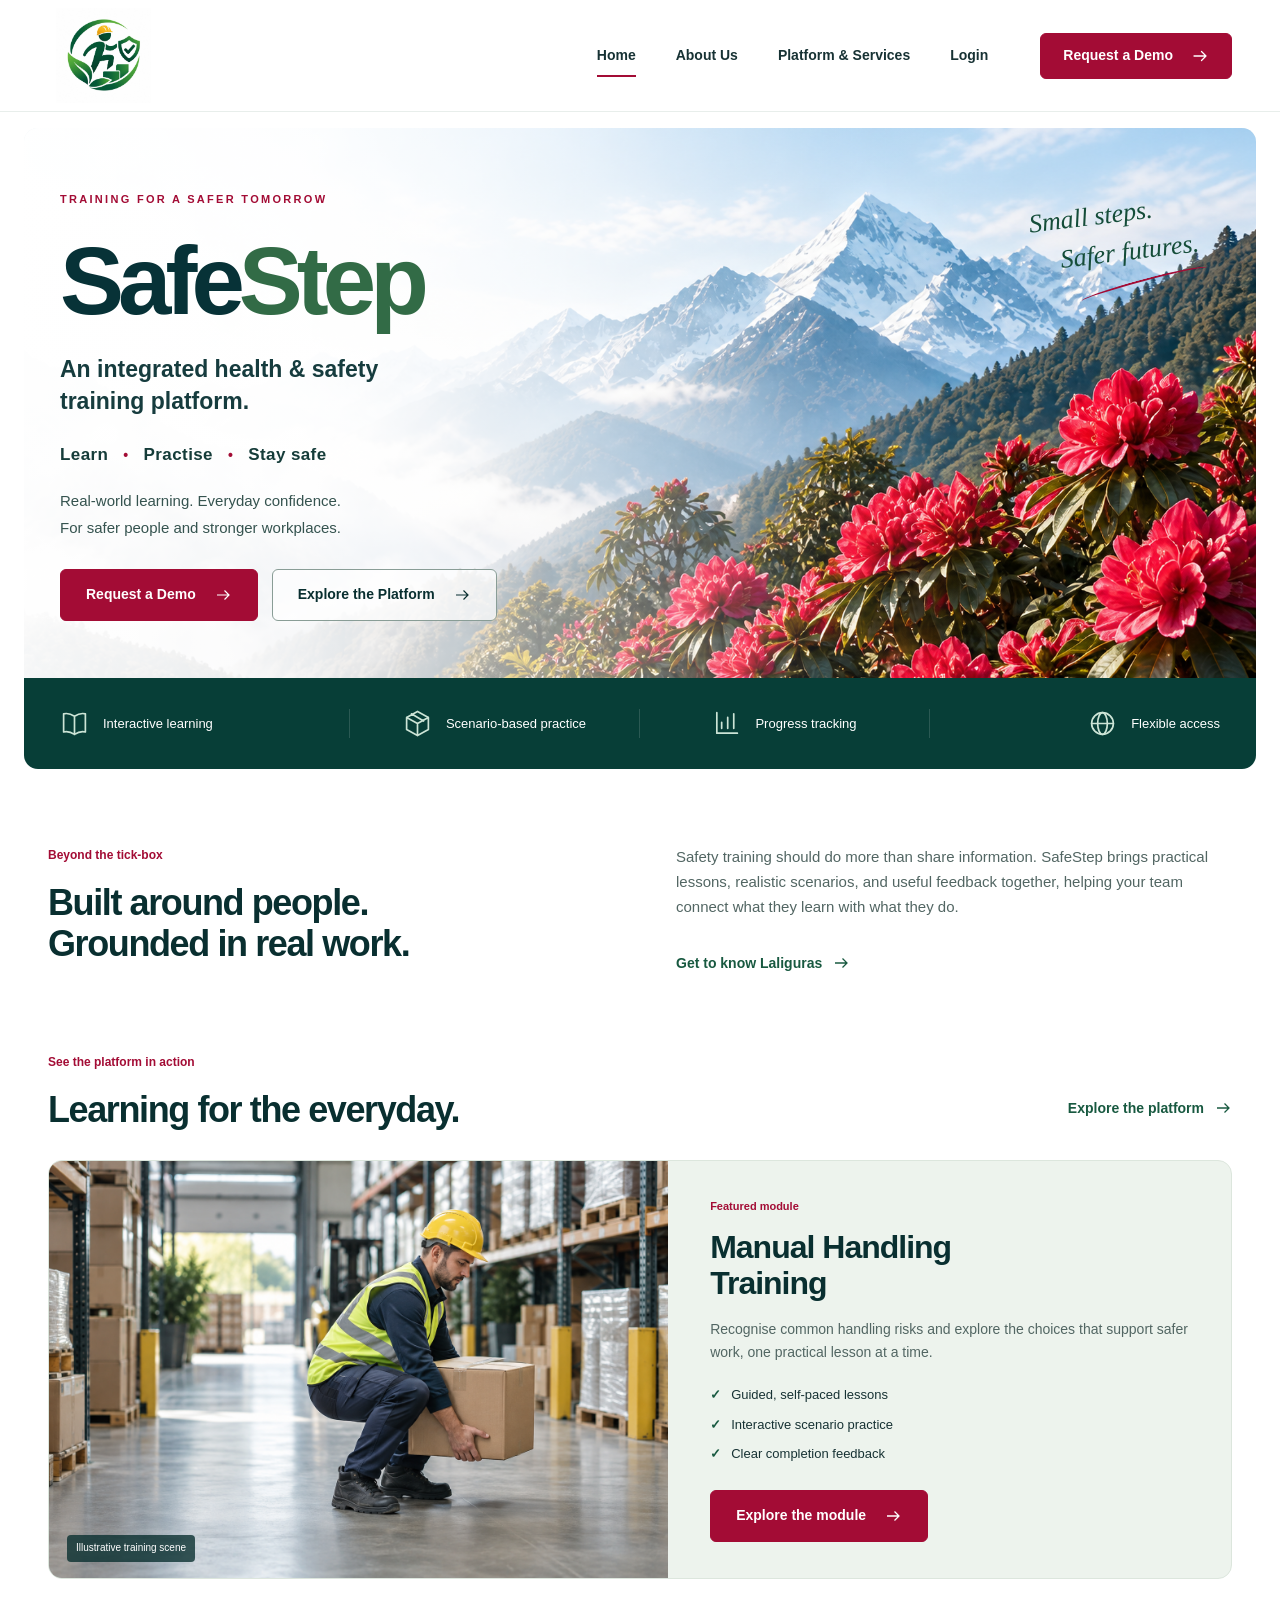
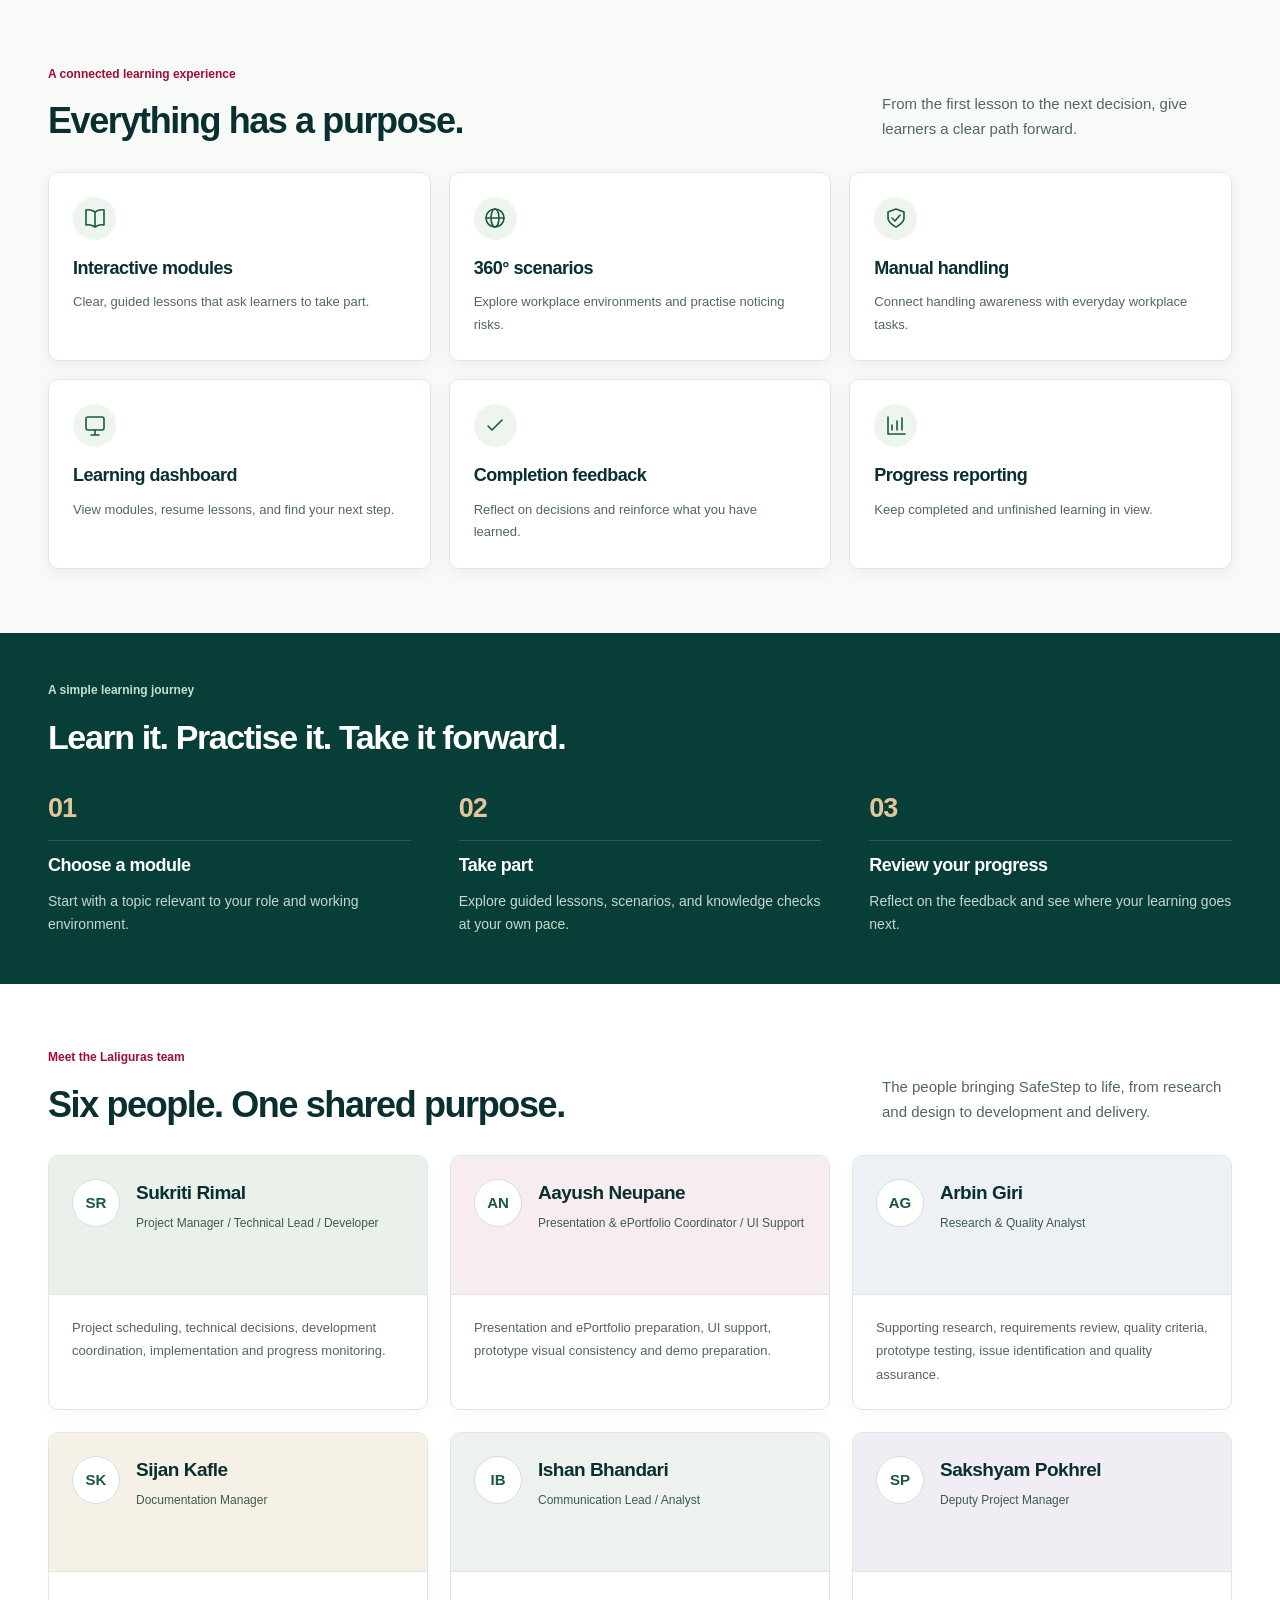
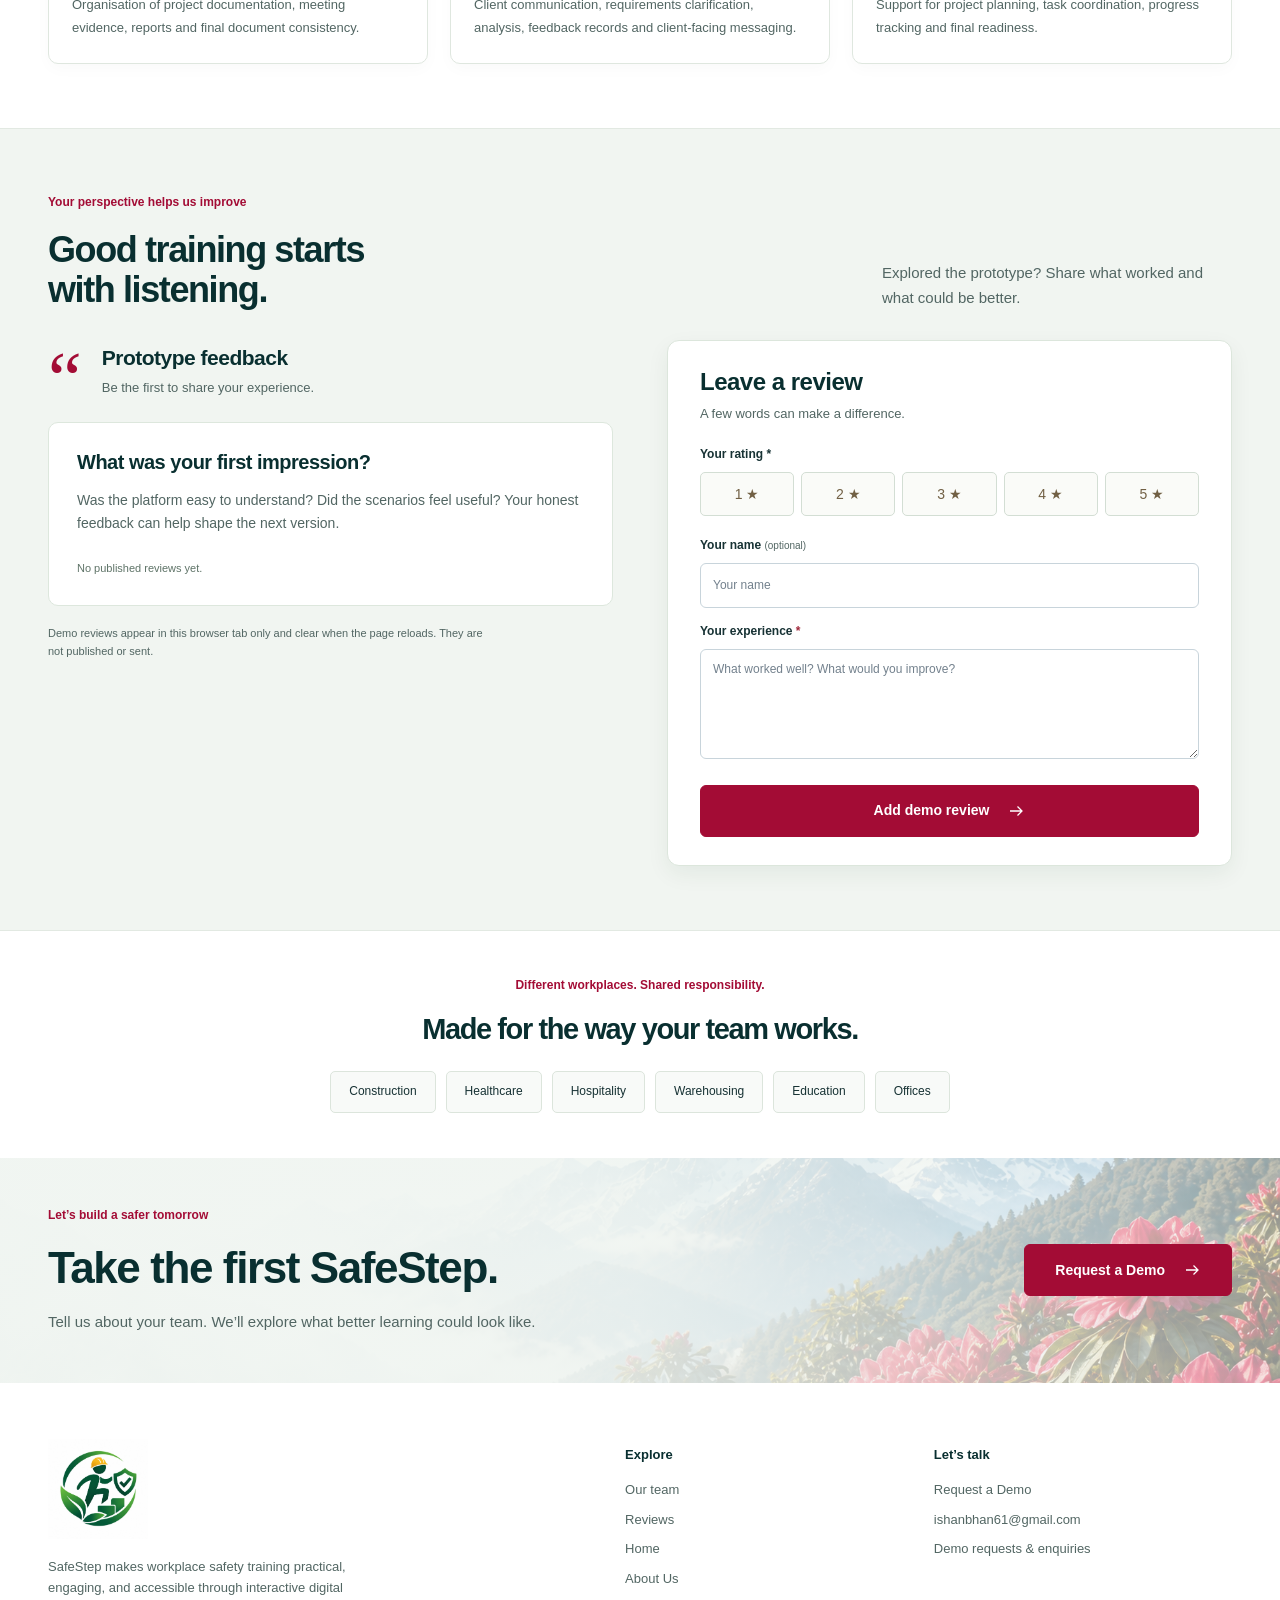
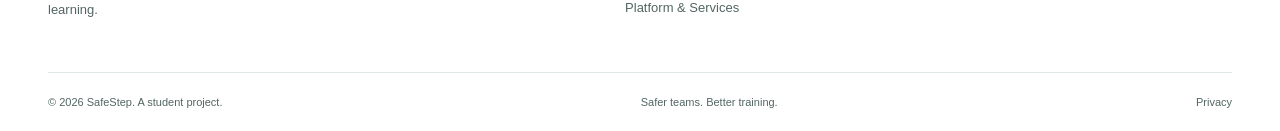
<file: index.html>
<!doctype html>
<html lang="en">
  <head>
    <meta charset="utf-8" />
    <meta name="viewport" content="width=device-width, initial-scale=1" />
    <meta name="theme-color" content="#092F30" />
    <title>Safer teams start with better training | SafeStep</title>
    <meta
      name="description"
      content="Explore SafeStep, an interactive workplace safety training concept with practical modules, scenario-based learning, and progress tracking."
    />
    <meta
      property="og:title"
      content="Safer teams start with better training | SafeStep"
    />
    <meta
      property="og:description"
      content="Explore SafeStep, an interactive workplace safety training concept with practical modules, scenario-based learning, and progress tracking."
    />
    <meta property="og:type" content="website" />
    <meta property="og:site_name" content="SafeStep" />
    <link rel="icon" href="assets/images/safestep-logo.png" type="image/png" />
    <link rel="stylesheet" href="css/styles.css" />
    <link rel="stylesheet" href="css/refinement.css" />
    <script src="js/main.js" defer></script>
    <script src="js/reviews.js" defer></script>
  </head>
  <body>
    <a class="skip-link" href="#main">Skip to content</a>
    <header class="site-header">
      <div class="container header-inner">
        <a class="brand" href="index.html" aria-label="SafeStep home"
          ><img
            src="assets/images/safestep-logo.png"
            alt="SafeStep workplace safety logo"
            width="1536"
            height="1024" /></a
        ><button
          type="button"
          class="menu-toggle"
          aria-controls="site-nav"
          aria-expanded="false"
        >
          <span>Menu</span
          ><svg
            class="icon"
            viewBox="0 0 24 24"
            fill="none"
            stroke="currentColor"
            stroke-width="2"
            aria-hidden="true"
          >
            <path d="M4 6h16M4 12h16M4 18h16" />
          </svg>
        </button>
        <nav id="site-nav" aria-label="Main navigation">
          <a href="index.html" aria-current="page">Home</a
          ><a href="about.html">About Us</a
          ><a href="services.html">Platform & Services</a
          ><a href="login.html">Login</a
          ><a class="button header-cta" href="contact.html"
            >Request a Demo
            <svg
              class="icon"
              viewBox="0 0 24 24"
              fill="none"
              stroke="currentColor"
              stroke-width="1.7"
              stroke-linecap="round"
              stroke-linejoin="round"
              aria-hidden="true"
            >
              <path d="M4 12h16m-6-6 6 6-6 6" /></svg
          ></a>
        </nav>
      </div>
    </header>
    <main id="main">
      <div class="landing-frame">
        <section class="hero scenic-hero" aria-labelledby="hero-title">
          <img
            class="hero-landscape"
            src="assets/images/himalayan-hero.png"
            alt="Snow-covered Himalayan peaks above a forest valley, with red rhododendrons in the foreground"
            width="1774"
            height="887"
            fetchpriority="high"
          />
          <div class="hero-wash" aria-hidden="true"></div>
          <div class="container scenic-hero-inner">
            <div class="hero-copy">
              <span class="eyebrow">Training for a safer tomorrow</span>
              <h1 id="hero-title">Safe<span>Step</span></h1>
              <p class="hero-subtitle">
                An integrated health &amp; safety<br />
                training platform.
              </p>
              <p class="hero-mantra">
                Learn <span>•</span> Practise <span>•</span> Stay safe
              </p>
              <p class="hero-description">
                Real-world learning. Everyday confidence.<br />
                For safer people and stronger workplaces.
              </p>
              <div class="button-row">
                <a class="button" href="contact.html"
                  >Request a Demo
                  <svg
                    class="icon"
                    viewBox="0 0 24 24"
                    fill="none"
                    stroke="currentColor"
                    stroke-width="1.6"
                    aria-hidden="true"
                  >
                    <path d="M4 12h16m-6-6 6 6-6 6" /></svg
                ></a>
                <a class="button button-secondary" href="services.html"
                  >Explore the Platform
                  <svg
                    class="icon"
                    viewBox="0 0 24 24"
                    fill="none"
                    stroke="currentColor"
                    stroke-width="1.6"
                    aria-hidden="true"
                  >
                    <path d="M4 12h16m-6-6 6 6-6 6" /></svg
                ></a>
              </div>
            </div>
            <p class="hero-signature">
              Small steps.<br /><span>Safer futures.</span>
            </p>
          </div>
        </section>
        <section class="benefits-strip" aria-label="Platform benefits">
          <div class="container benefits-grid">
            <div>
              <svg
                class="icon"
                viewBox="0 0 24 24"
                fill="none"
                stroke="currentColor"
                stroke-width="1.7"
                stroke-linecap="round"
                stroke-linejoin="round"
                aria-hidden="true"
              >
                <path
                  d="M12 6v15M3 4c4-1 6 0 9 2 3-2 5-3 9-2v15c-4-1-6 0-9 2-3-2-5-3-9-2z"
                /></svg
              ><span>Interactive learning</span>
            </div>
            <div>
              <svg
                class="icon"
                viewBox="0 0 24 24"
                fill="none"
                stroke="currentColor"
                stroke-width="1.7"
                stroke-linecap="round"
                stroke-linejoin="round"
                aria-hidden="true"
              >
                <path
                  d="m12 2 9 5v10l-9 5-9-5V7zM3 7l9 5 9-5M12 12v10M7 4l10 6"
                /></svg
              ><span>Scenario-based practice</span>
            </div>
            <div>
              <svg
                class="icon"
                viewBox="0 0 24 24"
                fill="none"
                stroke="currentColor"
                stroke-width="1.7"
                stroke-linecap="round"
                stroke-linejoin="round"
                aria-hidden="true"
              >
                <path d="M4 3v17h17M8 16v-5M13 16V7M18 16V4" /></svg
              ><span>Progress tracking</span>
            </div>
            <div>
              <svg
                class="icon"
                viewBox="0 0 24 24"
                fill="none"
                stroke="currentColor"
                stroke-width="1.7"
                stroke-linecap="round"
                stroke-linejoin="round"
                aria-hidden="true"
              >
                <circle cx="12" cy="12" r="9" />
                <ellipse cx="12" cy="12" rx="4" ry="9" />
                <path d="M3 12h18" /></svg
              ><span>Flexible access</span>
            </div>
          </div>
        </section>
      </div>
      <section class="section intro-section" id="better-learning">
        <div class="container split-section">
          <div>
            <span class="section-kicker">Beyond the tick-box</span>
            <h2>
              Built around people.<br />
              Grounded in real work.
            </h2>
          </div>
          <div class="section-prose">
            <p>
              Safety training should do more than share information. SafeStep
              brings practical lessons, realistic scenarios, and useful feedback
              together, helping your team connect what they learn with what they
              do.
            </p>
            <a class="text-link" href="about.html"
              >Get to know Laliguras
              <svg
                class="icon"
                viewBox="0 0 24 24"
                fill="none"
                stroke="currentColor"
                stroke-width="1.7"
                aria-hidden="true"
              >
                <path d="M4 12h16m-6-6 6 6-6 6" /></svg
            ></a>
          </div>
        </div>
      </section>
      <section class="featured-training" id="featured-training">
        <div class="container">
          <div class="section-heading">
            <div>
              <span class="section-kicker">See the platform in action</span>
              <h2>Learning for the everyday.</h2>
            </div>
            <a class="text-link" href="services.html"
              >Explore the platform
              <svg
                class="icon"
                viewBox="0 0 24 24"
                fill="none"
                stroke="currentColor"
                stroke-width="1.7"
                aria-hidden="true"
              >
                <path d="M4 12h16m-6-6 6 6-6 6" /></svg
            ></a>
          </div>
          <article class="training-feature">
            <div class="training-photo">
              <img
                src="assets/images/manual-handling.png"
                width="1536"
                height="1024"
                alt="Illustrative warehouse worker demonstrating a controlled lift of a cardboard box"
                loading="lazy"
              /><span class="photo-caption">Illustrative training scene</span>
            </div>
            <div class="training-feature-copy">
              <span class="module-label">Featured module</span>
              <h3>
                Manual Handling<br />
                Training
              </h3>
              <p>
                Recognise common handling risks and explore the choices that
                support safer work, one practical lesson at a time.
              </p>
              <ul class="module-points">
                <li>Guided, self-paced lessons</li>
                <li>Interactive scenario practice</li>
                <li>Clear completion feedback</li>
              </ul>
              <a class="button" href="services.html#modules"
                >Explore the module
                <svg
                  class="icon"
                  viewBox="0 0 24 24"
                  fill="none"
                  stroke="currentColor"
                  stroke-width="1.7"
                  aria-hidden="true"
                >
                  <path d="M4 12h16m-6-6 6 6-6 6" /></svg
              ></a>
            </div>
          </article>
        </div>
      </section>
      <section class="section capabilities-section">
        <div class="container">
          <div class="section-heading">
            <div>
              <span class="section-kicker"
                >A connected learning experience</span
              >
              <h2>Everything has a purpose.</h2>
            </div>
            <p>
              From the first lesson to the next decision, give learners a clear
              path forward.
            </p>
          </div>
          <div class="feature-grid">
            <article class="feature-card">
              <span class="icon-box"
                ><svg
                  class="icon"
                  viewBox="0 0 24 24"
                  fill="none"
                  stroke="currentColor"
                  stroke-width="1.6"
                  stroke-linecap="round"
                  stroke-linejoin="round"
                  aria-hidden="true"
                >
                  <path
                    d="M12 6v15M3 4c4-1 6 0 9 2 3-2 5-3 9-2v15c-4-1-6 0-9 2-3-2-5-3-9-2z"
                  /></svg
              ></span>
              <h3>Interactive modules</h3>
              <p>Clear, guided lessons that ask learners to take part.</p>
            </article>
            <article class="feature-card">
              <span class="icon-box"
                ><svg
                  class="icon"
                  viewBox="0 0 24 24"
                  fill="none"
                  stroke="currentColor"
                  stroke-width="1.6"
                  stroke-linecap="round"
                  stroke-linejoin="round"
                  aria-hidden="true"
                >
                  <circle cx="12" cy="12" r="9" />
                  <ellipse cx="12" cy="12" rx="4" ry="9" />
                  <path d="M3 12h18" /></svg
              ></span>
              <h3>360° scenarios</h3>
              <p>Explore workplace environments and practise noticing risks.</p>
            </article>
            <article class="feature-card">
              <span class="icon-box"
                ><svg
                  class="icon"
                  viewBox="0 0 24 24"
                  fill="none"
                  stroke="currentColor"
                  stroke-width="1.6"
                  stroke-linecap="round"
                  stroke-linejoin="round"
                  aria-hidden="true"
                >
                  <path d="M12 3 4 6v6c0 5 8 9 8 9s8-4 8-9V6z" />
                  <path d="m8 12 3 3 5-6" /></svg
              ></span>
              <h3>Manual handling</h3>
              <p>Connect handling awareness with everyday workplace tasks.</p>
            </article>
            <article class="feature-card">
              <span class="icon-box"
                ><svg
                  class="icon"
                  viewBox="0 0 24 24"
                  fill="none"
                  stroke="currentColor"
                  stroke-width="1.6"
                  stroke-linecap="round"
                  stroke-linejoin="round"
                  aria-hidden="true"
                >
                  <rect x="3" y="3" width="18" height="13" rx="2" />
                  <path d="M8 21h8M12 16v5" /></svg
              ></span>
              <h3>Learning dashboard</h3>
              <p>View modules, resume lessons, and find your next step.</p>
            </article>
            <article class="feature-card">
              <span class="icon-box"
                ><svg
                  class="icon"
                  viewBox="0 0 24 24"
                  fill="none"
                  stroke="currentColor"
                  stroke-width="1.6"
                  stroke-linecap="round"
                  stroke-linejoin="round"
                  aria-hidden="true"
                >
                  <path d="m5 12 4 4L19 6" /></svg
              ></span>
              <h3>Completion feedback</h3>
              <p>Reflect on decisions and reinforce what you have learned.</p>
            </article>
            <article class="feature-card">
              <span class="icon-box"
                ><svg
                  class="icon"
                  viewBox="0 0 24 24"
                  fill="none"
                  stroke="currentColor"
                  stroke-width="1.6"
                  stroke-linecap="round"
                  stroke-linejoin="round"
                  aria-hidden="true"
                >
                  <path d="M4 3v17h17M8 16v-5M13 16V7M18 16V4" /></svg
              ></span>
              <h3>Progress reporting</h3>
              <p>Keep completed and unfinished learning in view.</p>
            </article>
          </div>
        </div>
      </section>
      <section class="section how-section">
        <div class="container">
          <span class="section-kicker">A simple learning journey</span>
          <h2>Learn it. Practise it. Take it forward.</h2>
          <div class="steps-grid">
            <article>
              <span class="step-number">01</span>
              <h3>Choose a module</h3>
              <p>
                Start with a topic relevant to your role and working
                environment.
              </p>
            </article>
            <article>
              <span class="step-number">02</span>
              <h3>Take part</h3>
              <p>
                Explore guided lessons, scenarios, and knowledge checks at your
                own pace.
              </p>
            </article>
            <article>
              <span class="step-number">03</span>
              <h3>Review your progress</h3>
              <p>
                Reflect on the feedback and see where your learning goes next.
              </p>
            </article>
          </div>
        </div>
      </section>
      <section class="section team-section" id="team">
        <div class="container">
          <div class="section-heading">
            <div>
              <span class="section-kicker">Meet the Laliguras team</span>
              <h2>Six people. One shared purpose.</h2>
            </div>
            <p>
              The people bringing SafeStep to life, from research and design to
              development and delivery.
            </p>
          </div>
          <div class="team-grid named-team-grid">
            <article class="team-card team-0 named-team-card">
              <div class="team-card-top">
                <span class="team-avatar" aria-hidden="true">SR</span>
                <div>
                  <h3>Sukriti Rimal</h3>
                  <p class="member-role">
                    Project Manager / Technical Lead / Developer
                  </p>
                </div>
              </div>
              <p class="member-responsibility">
                Project scheduling, technical decisions, development
                coordination, implementation and progress monitoring.
              </p>
            </article>
            <article class="team-card team-1 named-team-card">
              <div class="team-card-top">
                <span class="team-avatar" aria-hidden="true">AN</span>
                <div>
                  <h3>Aayush Neupane</h3>
                  <p class="member-role">
                    Presentation &amp; ePortfolio Coordinator / UI Support
                  </p>
                </div>
              </div>
              <p class="member-responsibility">
                Presentation and ePortfolio preparation, UI support, prototype
                visual consistency and demo preparation.
              </p>
            </article>
            <article class="team-card team-2 named-team-card">
              <div class="team-card-top">
                <span class="team-avatar" aria-hidden="true">AG</span>
                <div>
                  <h3>Arbin Giri</h3>
                  <p class="member-role">Research &amp; Quality Analyst</p>
                </div>
              </div>
              <p class="member-responsibility">
                Supporting research, requirements review, quality criteria,
                prototype testing, issue identification and quality assurance.
              </p>
            </article>
            <article class="team-card team-3 named-team-card">
              <div class="team-card-top">
                <span class="team-avatar" aria-hidden="true">SK</span>
                <div>
                  <h3>Sijan Kafle</h3>
                  <p class="member-role">Documentation Manager</p>
                </div>
              </div>
              <p class="member-responsibility">
                Organisation of project documentation, meeting evidence, reports
                and final document consistency.
              </p>
            </article>
            <article class="team-card team-4 named-team-card">
              <div class="team-card-top">
                <span class="team-avatar" aria-hidden="true">IB</span>
                <div>
                  <h3>Ishan Bhandari</h3>
                  <p class="member-role">Communication Lead / Analyst</p>
                </div>
              </div>
              <p class="member-responsibility">
                Client communication, requirements clarification, analysis,
                feedback records and client-facing messaging.
              </p>
            </article>
            <article class="team-card team-5 named-team-card">
              <div class="team-card-top">
                <span class="team-avatar" aria-hidden="true">SP</span>
                <div>
                  <h3>Sakshyam Pokhrel</h3>
                  <p class="member-role">Deputy Project Manager</p>
                </div>
              </div>
              <p class="member-responsibility">
                Support for project planning, task coordination, progress
                tracking and final readiness.
              </p>
            </article>
          </div>
        </div>
      </section>
      <section class="section reviews-section" id="reviews">
        <div class="container">
          <div class="section-heading">
            <div>
              <span class="section-kicker"
                >Your perspective helps us improve</span
              >
              <h2>
                Good training starts<br />
                with listening.
              </h2>
            </div>
            <p>
              Explored the prototype? Share what worked and what could be
              better.
            </p>
          </div>
          <div class="reviews-grid">
            <div class="reviews-display">
              <div class="review-summary">
                <span class="review-symbol" aria-hidden="true">“</span>
                <div>
                  <h3>Prototype feedback</h3>
                  <p id="review-count">
                    Be the first to share your experience.
                  </p>
                </div>
              </div>
              <div id="review-list" aria-live="polite">
                <div class="review-empty" id="review-empty">
                  <h3>What was your first impression?</h3>
                  <p>
                    Was the platform easy to understand? Did the scenarios feel
                    useful? Your honest feedback can help shape the next
                    version.
                  </p>
                  <span>No published reviews yet.</span>
                </div>
              </div>
              <p class="review-local-note">
                Demo reviews appear in this browser tab only and clear when the
                page reloads. They are not published or sent.
              </p>
            </div>
            <form class="review-form" id="review-form" novalidate>
              <h3>Leave a review</h3>
              <p class="review-form-intro">
                A few words can make a difference.
              </p>
              <fieldset class="rating-field">
                <legend>Your rating <span aria-hidden="true">*</span></legend>
                <div class="rating-options">
                  <label
                    ><input
                      type="radio"
                      name="rating"
                      value="1"
                      required
                      aria-label="1 star"
                    /><span aria-hidden="true">1 ★</span></label
                  ><label
                    ><input
                      type="radio"
                      name="rating"
                      value="2"
                      required
                      aria-label="2 stars"
                    /><span aria-hidden="true">2 ★</span></label
                  ><label
                    ><input
                      type="radio"
                      name="rating"
                      value="3"
                      required
                      aria-label="3 stars"
                    /><span aria-hidden="true">3 ★</span></label
                  ><label
                    ><input
                      type="radio"
                      name="rating"
                      value="4"
                      required
                      aria-label="4 stars"
                    /><span aria-hidden="true">4 ★</span></label
                  ><label
                    ><input
                      type="radio"
                      name="rating"
                      value="5"
                      required
                      aria-label="5 stars"
                    /><span aria-hidden="true">5 ★</span></label
                  >
                </div>
              </fieldset>
              <div class="form-field">
                <label for="review-name"
                  >Your name <span class="optional">(optional)</span></label
                ><input
                  id="review-name"
                  name="review-name"
                  maxlength="80"
                  autocomplete="name"
                  placeholder="Your name"
                />
              </div>
              <div class="form-field">
                <label for="review-text"
                  >Your experience <span aria-hidden="true">*</span></label
                ><textarea
                  id="review-text"
                  name="review-text"
                  rows="3"
                  required
                  minlength="10"
                  maxlength="800"
                  aria-describedby="review-error"
                  placeholder="What worked well? What would you improve?"
                ></textarea>
              </div>
              <p id="review-error" class="field-error" role="alert"></p>
              <button class="button" type="submit" disabled>
                Add demo review
                <svg
                  class="icon"
                  viewBox="0 0 24 24"
                  fill="none"
                  stroke="currentColor"
                  stroke-width="1.7"
                  aria-hidden="true"
                >
                  <path d="M4 12h16m-6-6 6 6-6 6" />
                </svg>
              </button>
              <p id="review-success" class="review-success" role="status"></p>
              <noscript
                ><p>Enable JavaScript to try the review form.</p></noscript
              >
            </form>
          </div>
        </div>
      </section>
      <section class="section sectors-section">
        <div class="container">
          <span class="section-kicker"
            >Different workplaces. Shared responsibility.</span
          >
          <h2>Made for the way your team works.</h2>
          <div class="sector-pills">
            <span>Construction</span><span>Healthcare</span
            ><span>Hospitality</span><span>Warehousing</span
            ><span>Education</span><span>Offices</span>
          </div>
        </div>
      </section>
      <section class="cta-section">
        <div class="container cta-inner">
          <div>
            <span class="section-kicker">Let’s build a safer tomorrow</span>
            <h2>Take the first SafeStep.</h2>
            <p>
              Tell us about your team. We’ll explore what better learning could
              look like.
            </p>
          </div>
          <a class="button" href="contact.html"
            >Request a Demo
            <svg
              class="icon"
              viewBox="0 0 24 24"
              fill="none"
              stroke="currentColor"
              stroke-width="1.7"
              aria-hidden="true"
            >
              <path d="M4 12h16m-6-6 6 6-6 6" /></svg
          ></a>
        </div>
      </section>
    </main>
    <footer class="site-footer">
      <div class="container footer-grid">
        <div class="footer-about">
          <a class="brand" href="index.html" aria-label="SafeStep home"
            ><img
              src="assets/images/safestep-logo.png"
              alt="SafeStep workplace safety logo"
              width="224"
              height="48"
          /></a>
          <p>
            SafeStep makes workplace safety training practical, engaging, and
            accessible through interactive digital learning.
          </p>
        </div>
        <div>
          <h2>Explore</h2>
          <a href="index.html#team">Our team</a
          ><a href="index.html#reviews">Reviews</a> <a href="index.html">Home</a
          ><a href="about.html">About Us</a
          ><a href="services.html">Platform & Services</a>
        </div>
        <div>
          <h2>Let’s talk</h2>
          <a href="contact.html">Request a Demo</a
          ><a href="mailto:ishanbhan61@gmail.com">ishanbhan61@gmail.com</a
          ><span class="small-text">Demo requests & enquiries</span>
        </div>
      </div>
      <div class="container footer-bottom">
        <span>© 2026 SafeStep. A student project.</span
        ><span>Safer teams. Better training.</span
        ><a href="privacy.html">Privacy</a>
      </div>
    </footer>
  </body>
</html>
</file>
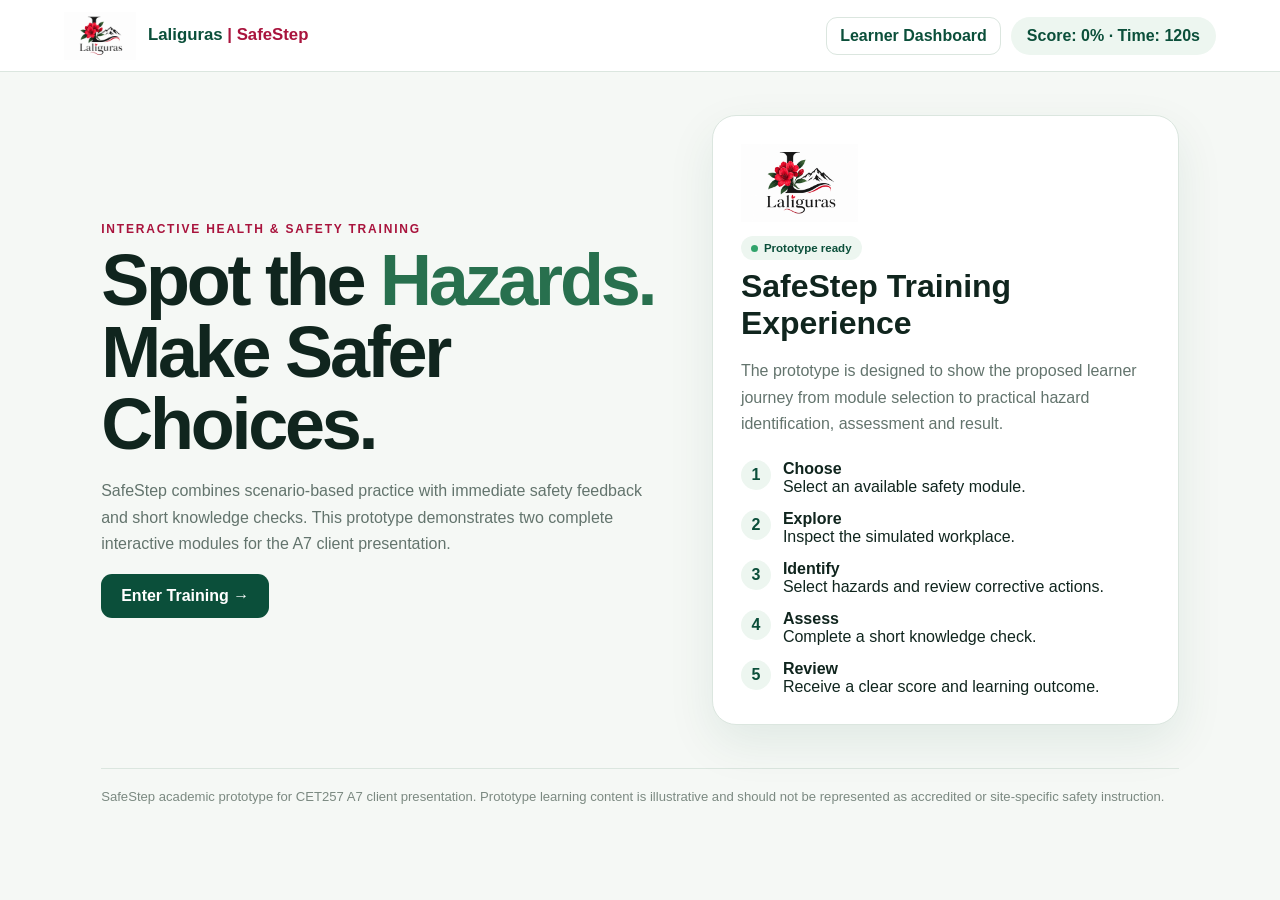
<file: assets/training/safestep-360/index.html>
<!doctype html>
<html lang="en">
  <head>
    <meta charset="utf-8" />
    <meta name="viewport" content="width=device-width,initial-scale=1" />
    <title>SafeStep | Interactive Health & Safety Training</title>
    <link rel="icon" href="../../images/safestep-logo.png" type="image/png" />
    <style>
      :root {
        --g: #0b4f3a;
        --g2: #176b4b;
        --r: #a9143d;
        --bg: #f5f8f5;
        --line: #dbe6df;
        --ink: #10251e;
        --muted: #63746d;
        --soft: #edf6f0;
        --amber: #b57b16;
        --shadow: 0 18px 48px #0b4f3a16;
      }
      * {
        box-sizing: border-box;
      }
      html {
        scroll-behavior: smooth;
      }
      body {
        margin: 0;
        font-family:
          Inter,
          Segoe UI,
          Arial,
          sans-serif;
        background: var(--bg);
        color: var(--ink);
      }
      button,
      input {
        font: inherit;
      }
      button {
        border: 0;
        border-radius: 11px;
        padding: 13px 20px;
        font-weight: 800;
        cursor: pointer;
      }
      button:disabled {
        opacity: 0.45;
        cursor: not-allowed;
      }
      .primary {
        background: var(--g);
        color: white;
      }
      .primary:hover {
        background: #083f2e;
      }
      .secondary {
        background: white;
        border: 1px solid var(--line);
        color: var(--g);
      }
      .secondary:hover {
        background: #f7faf8;
      }
      header {
        min-height: 72px;
        background: white;
        border-bottom: 1px solid var(--line);
        display: flex;
        align-items: center;
        justify-content: space-between;
        gap: 18px;
        padding: 10px 5%;
        position: sticky;
        top: 0;
        z-index: 20;
      }
      .brand {
        display: flex;
        align-items: center;
        gap: 12px;
        white-space: nowrap;
      }
      .brand img {
        height: 48px;
        width: auto;
        display: block;
      }
      .brand-text {
        font-size: 1.05rem;
        font-weight: 900;
        color: var(--g);
        line-height: 1.1;
      }
      .brand-text span {
        color: var(--r);
      }
      .header-right {
        display: flex;
        align-items: center;
        gap: 10px;
        flex-wrap: wrap;
        justify-content: flex-end;
      }
      .score {
        background: var(--soft);
        color: var(--g);
        padding: 10px 16px;
        border-radius: 20px;
        font-weight: 800;
      }
      .ghost {
        background: #fff;
        color: var(--g);
        border: 1px solid var(--line);
        padding: 9px 13px;
      }
      main {
        max-width: 1180px;
        margin: auto;
        padding: 42px 4% 70px;
      }
      .hidden {
        display: none !important;
      }
      h1 {
        font-size: clamp(2.4rem, 6vw, 4.5rem);
        line-height: 1;
        letter-spacing: -0.045em;
        margin: 8px 0 18px;
      }
      h1 span {
        color: #28704e;
      }
      h2 {
        font-size: 2rem;
        margin: 8px 0 12px;
      }
      h3 {
        margin: 8px 0 10px;
      }
      p {
        color: var(--muted);
        line-height: 1.65;
      }
      .eyebrow {
        color: var(--r);
        font-size: 0.75rem;
        letter-spacing: 0.15em;
        font-weight: 900;
        text-transform: uppercase;
      }
      .hero {
        display: grid;
        grid-template-columns: 1.1fr 0.9fr;
        gap: 40px;
        align-items: center;
        min-height: 68vh;
      }
      .card {
        background: white;
        border: 1px solid var(--line);
        border-radius: 24px;
        padding: 28px;
        box-shadow: var(--shadow);
      }
      .steps {
        display: grid;
        gap: 14px;
        margin-top: 22px;
      }
      .step {
        display: flex;
        gap: 12px;
        align-items: flex-start;
      }
      .step b {
        background: var(--soft);
        color: var(--g);
        border-radius: 50%;
        width: 30px;
        height: 30px;
        display: grid;
        place-items: center;
        flex: none;
      }
      .grid {
        display: grid;
        grid-template-columns: repeat(3, 1fr);
        gap: 18px;
        margin-top: 25px;
      }
      .module {
        background: white;
        border: 1px solid var(--line);
        border-radius: 20px;
        padding: 22px;
        display: flex;
        flex-direction: column;
        min-height: 290px;
        box-shadow: 0 10px 28px #0b4f3a0d;
      }
      .module h3 {
        font-size: 1.15rem;
      }
      .module p {
        flex: 1;
      }
      .module-actions {
        display: flex;
        gap: 8px;
        margin-top: 8px;
      }
      .badge {
        display: inline-flex;
        align-items: center;
        gap: 6px;
        font-size: 0.72rem;
        background: var(--soft);
        color: var(--g);
        padding: 6px 10px;
        border-radius: 20px;
        font-weight: 800;
        width: max-content;
      }
      .badge.soon {
        background: #fff5df;
        color: #8a5a08;
      }
      .badge.available:before {
        content: "";
        width: 7px;
        height: 7px;
        border-radius: 50%;
        background: #31a36b;
      }
      .badge.soon:before {
        content: "";
        width: 7px;
        height: 7px;
        border-radius: 50%;
        background: #d39b31;
      }
      .meta {
        display: flex;
        gap: 8px;
        flex-wrap: wrap;
        margin: 10px 0 0;
      }
      .meta span {
        font-size: 0.78rem;
        background: #f5f8f6;
        border: 1px solid var(--line);
        padding: 6px 9px;
        border-radius: 999px;
        color: #52645c;
      }
      .brief-grid {
        display: grid;
        grid-template-columns: 1fr 0.8fr;
        gap: 20px;
      }
      .brief-list {
        display: grid;
        gap: 11px;
        margin: 18px 0;
      }
      .brief-item {
        display: flex;
        gap: 10px;
        align-items: flex-start;
      }
      .brief-item i {
        width: 26px;
        height: 26px;
        border-radius: 50%;
        background: var(--soft);
        color: var(--g);
        display: grid;
        place-items: center;
        font-style: normal;
        font-weight: 900;
        flex: none;
      }
      .notice {
        background: #fff8e8;
        border: 1px solid #f0d9a6;
        border-radius: 14px;
        padding: 14px;
        color: #775113;
      }
      .scenebox {
        background: #09261d;
        padding: 13px;
        border-radius: 24px;
        box-shadow: var(--shadow);
      }
      .scenehead {
        color: white;
        display: flex;
        justify-content: space-between;
        gap: 20px;
        padding: 7px 5px 13px;
        align-items: center;
      }
      .scenehead small {
        color: #bdd0c5;
      }
      .scene {
        height: 520px;
        border-radius: 17px;
        position: relative;
        overflow: hidden;
        cursor: grab;
        transition: transform 0.35s;
        transform-origin: center;
      }
      .scene:active {
        cursor: grabbing;
      }
      .controls {
        text-align: center;
        margin-top: 12px;
        display: flex;
        justify-content: center;
        gap: 7px;
        flex-wrap: wrap;
      }
      .control {
        background: #173c2f;
        color: white;
        margin: 3px;
      }
      .feedback {
        background: white;
        border-radius: 13px;
        padding: 14px;
        margin-top: 12px;
        color: var(--g);
        font-weight: 750;
        min-height: 48px;
        line-height: 1.45;
      }
      .hot {
        position: absolute;
        width: 36px;
        height: 36px;
        border-radius: 50%;
        background: var(--r);
        color: white;
        border: 3px solid white;
        z-index: 8;
        animation: pulse 1.5s infinite;
        box-shadow: 0 0 0 0 #a9143d33;
      }
      .hot.done {
        background: #28704e;
        animation: none;
      }
      @keyframes pulse {
        50% {
          box-shadow: 0 0 0 11px #a9143d1d;
        }
      }
      .scene-label {
        position: absolute;
        left: 16px;
        top: 14px;
        background: #ffffffdd;
        color: #163a2d;
        padding: 8px 10px;
        border-radius: 9px;
        font-size: 0.74rem;
        font-weight: 800;
        z-index: 9;
      }

      /* Warehouse scene */
      .warehouse-scene {
        background: linear-gradient(
          180deg,
          #dbe7e1 0 30%,
          #88958e 30% 31%,
          #6e7872 31% 68%,
          #cbbd9f 68%
        );
      }
      .warehouse-scene:after {
        content: "";
        position: absolute;
        left: 0;
        right: 0;
        bottom: 0;
        height: 34%;
        background: linear-gradient(165deg, transparent 49%, #b5a37e 50%);
        opacity: 0.45;
      }
      .rack {
        position: absolute;
        bottom: 115px;
        width: 170px;
        height: 250px;
        border: 13px solid #46564e;
        background: repeating-linear-gradient(#0000 0 45px, #46564e 46px 57px);
        z-index: 1;
      }
      .r1 {
        left: 7%;
      }
      .r2 {
        right: 7%;
      }
      .box {
        position: absolute;
        width: 62px;
        height: 45px;
        background: #a97848;
        border: 3px solid #72502f;
        z-index: 2;
      }
      .b1 {
        left: 14%;
        bottom: 170px;
      }
      .b2 {
        right: 15%;
        bottom: 185px;
      }
      .b3 {
        right: 19%;
        bottom: 220px;
      }
      .worker {
        position: absolute;
        left: 46%;
        bottom: 105px;
        width: 100px;
        z-index: 2;
      }
      .head {
        width: 52px;
        height: 52px;
        background: #c78b68;
        border-radius: 50%;
        margin: auto;
        border: 5px solid #e7aa21;
      }
      .body {
        height: 100px;
        width: 70px;
        background: #e3a61d;
        border-radius: 17px;
        margin: auto;
      }
      .legs {
        width: 62px;
        height: 55px;
        margin: auto;
        border-left: 21px solid #243b32;
        border-right: 21px solid #243b32;
      }
      .spill {
        position: absolute;
        left: 26%;
        bottom: 43px;
        width: 135px;
        height: 38px;
        border-radius: 50%;
        background: #4f91a8aa;
        z-index: 2;
      }
      .exit {
        position: absolute;
        right: 40%;
        top: 30px;
        background: #285a47;
        color: white;
        width: 90px;
        height: 105px;
        text-align: center;
        padding-top: 20px;
        font-weight: 900;
        z-index: 1;
      }
      .wh1 {
        left: 25%;
        bottom: 45px;
      }
      .wh2 {
        left: 45%;
        bottom: 100px;
      }
      .wh3 {
        right: 39%;
        top: 22px;
      }
      .wh4 {
        right: 12%;
        bottom: 178px;
      }

      /* Working at height scene */
      .height-scene {
        background: linear-gradient(
          180deg,
          #cfe0e8 0 38%,
          #b9c7c0 38% 39%,
          #8b9891 39% 67%,
          #d0c5aa 67%
        );
      }
      .height-scene .building {
        position: absolute;
        right: 3%;
        top: 80px;
        width: 47%;
        height: 340px;
        background: #d7ddd9;
        border: 8px solid #6d7972;
        z-index: 1;
      }
      .height-scene .roof {
        position: absolute;
        right: 1%;
        top: 64px;
        width: 51%;
        height: 30px;
        background: #4e5a54;
        z-index: 3;
      }
      .height-scene .edge-worker {
        position: absolute;
        right: 22%;
        top: 85px;
        width: 70px;
        z-index: 5;
      }
      .height-scene .edge-worker .head {
        width: 38px;
        height: 38px;
        border: 4px solid #e7aa21;
      }
      .height-scene .edge-worker .body {
        width: 50px;
        height: 76px;
      }
      .height-scene .edge-worker .legs {
        width: 44px;
        height: 42px;
        border-left-width: 15px;
        border-right-width: 15px;
      }
      .ladder {
        position: absolute;
        left: 13%;
        bottom: 70px;
        width: 70px;
        height: 320px;
        transform: rotate(12deg);
        z-index: 3;
      }
      .ladder:before,
      .ladder:after {
        content: "";
        position: absolute;
        top: 0;
        bottom: 0;
        width: 9px;
        background: #a9b0ad;
      }
      .ladder:before {
        left: 5px;
      }
      .ladder:after {
        right: 5px;
      }
      .rung {
        position: absolute;
        left: 7px;
        right: 7px;
        height: 6px;
        background: #a9b0ad;
      }
      .scaffold {
        position: absolute;
        left: 42%;
        bottom: 82px;
        width: 260px;
        height: 275px;
        z-index: 2;
        border-left: 12px solid #4c5e55;
        border-right: 12px solid #4c5e55;
      }
      .scaffold:before,
      .scaffold:after {
        content: "";
        position: absolute;
        left: 0;
        right: 0;
        height: 12px;
        background: #4c5e55;
      }
      .scaffold:before {
        top: 70px;
      }
      .scaffold:after {
        top: 190px;
      }
      .platform {
        position: absolute;
        left: 0;
        right: 0;
        top: 90px;
        height: 18px;
        background: #8a6849;
      }
      .toolbox {
        position: absolute;
        left: 50%;
        top: 103px;
        width: 55px;
        height: 35px;
        background: #c9a42d;
        border: 3px solid #8d721d;
        z-index: 4;
      }
      .guardrail-missing {
        position: absolute;
        left: 0;
        right: 0;
        top: 42px;
        height: 8px;
        background: linear-gradient(
          90deg,
          #4c5e55 0 35%,
          transparent 35% 72%,
          #4c5e55 72%
        );
        z-index: 4;
      }
      .warning-cone {
        position: absolute;
        left: 30%;
        bottom: 74px;
        width: 0;
        height: 0;
        border-left: 24px solid transparent;
        border-right: 24px solid transparent;
        border-bottom: 70px solid #d8781a;
        z-index: 3;
      }
      .ht1 {
        left: 17%;
        bottom: 100px;
      }
      .ht2 {
        right: 22%;
        top: 86px;
      }
      .ht3 {
        left: 55%;
        top: 120px;
      }
      .ht4 {
        left: 49%;
        top: 200px;
      }

      .quiz {
        max-width: 760px;
        margin: auto;
      }
      .progress {
        height: 8px;
        background: #edf1ee;
        border-radius: 999px;
        overflow: hidden;
        margin: 8px 0 24px;
      }
      .progress span {
        display: block;
        height: 100%;
        background: var(--g2);
      }
      .option {
        display: block;
        width: 100%;
        text-align: left;
        margin: 10px 0;
        background: white;
        border: 1px solid var(--line);
        transition: 0.15s;
      }
      .option:hover {
        border-color: #7daa96;
        background: #f4f9f6;
      }
      .option.selected {
        border-color: var(--g);
        background: #edf6f0;
      }
      .quiznav {
        display: flex;
        justify-content: space-between;
        gap: 10px;
        margin-top: 18px;
      }
      .result {
        text-align: center;
        padding: 45px;
        background: white;
        border: 1px solid var(--line);
        border-radius: 24px;
        box-shadow: var(--shadow);
      }
      .big {
        font-size: 4rem;
        color: var(--g);
        font-weight: 900;
      }
      .result-grid {
        display: grid;
        grid-template-columns: repeat(3, 1fr);
        gap: 12px;
        max-width: 720px;
        margin: 24px auto;
      }
      .result-stat {
        background: #f5f8f6;
        border: 1px solid var(--line);
        padding: 15px;
        border-radius: 14px;
      }
      .result-stat span {
        display: block;
        color: var(--muted);
        font-size: 0.78rem;
      }
      .result-stat b {
        display: block;
        margin-top: 4px;
      }
      .module-complete {
        background: #eaf6ee;
        border: 1px solid #cce6d4;
        color: #2e704b;
        padding: 13px;
        border-radius: 12px;
        max-width: 720px;
        margin: 20px auto;
      }
      .reward {
        max-width: 720px;
        margin: 18px auto;
        padding: 20px;
        border: 1px solid #d8e4de;
        border-radius: 16px;
        background: linear-gradient(135deg, #f8fbf9, #edf6f0);
        text-align: left;
      }
      .reward.unlocked {
        border-color: #dbc16e;
        background: linear-gradient(135deg, #fffdf5, #f2f8f3);
      }
      .reward h3 {
        margin: 0 0 6px;
        color: var(--g);
      }
      .reward p {
        margin: 0 0 12px;
      }
      .reward-link {
        display: inline-flex;
        align-items: center;
        justify-content: center;
        border-radius: 11px;
        padding: 13px 20px;
        background: var(--r);
        color: white;
        font-weight: 800;
        text-decoration: none;
      }
      .reward-link:hover {
        background: #891032;
      }
      .backline {
        display: flex;
        justify-content: space-between;
        gap: 10px;
        align-items: center;
        margin-bottom: 18px;
      }
      .module-summary {
        background: #f2f7f4;
        border: 1px solid var(--line);
        border-radius: 18px;
        padding: 18px;
        margin-top: 18px;
      }
      .module-summary strong {
        display: block;
        margin-bottom: 5px;
      }
      .footer-note {
        margin-top: 42px;
        padding-top: 20px;
        border-top: 1px solid var(--line);
        font-size: 0.82rem;
        color: #7b8981;
      }
      @media (max-width: 850px) {
        .hero,
        .grid,
        .brief-grid {
          grid-template-columns: 1fr;
        }
        .scene {
          height: 420px;
        }
        .result-grid {
          grid-template-columns: 1fr;
        }
        header {
          align-items: flex-start;
        }
      }
    </style>
  </head>
  <body>
    <header>
      <div class="brand">
        <img src="laliguras_logo.png" alt="Laliguras logo" />
        <div class="brand-text">Laliguras <span>| SafeStep</span></div>
      </div>
      <div class="header-right">
        <button class="ghost" id="homeBtn" onclick="goLearnerDashboard()">
          Learner Dashboard
        </button>
        <div class="score" id="scoreBox">
          Score: <b id="score">0</b>% · Time: <b id="time">120</b>s
        </div>
      </div>
    </header>

    <main>
      <section id="welcome" class="hero">
        <div>
          <div class="eyebrow">Interactive Health & Safety Training</div>
          <h1>Spot the <span>Hazards.</span><br />Make Safer Choices.</h1>
          <p>
            SafeStep combines scenario-based practice with immediate safety
            feedback and short knowledge checks. This prototype demonstrates two
            complete interactive modules for the A7 client presentation.
          </p>
          <button class="primary" onclick="show('dashboard')">
            Enter Training →
          </button>
        </div>
        <div class="card">
          <img
            src="laliguras_logo.png"
            alt="Laliguras logo"
            style="
              height: 78px;
              width: auto;
              display: block;
              margin-bottom: 14px;
            "
          />
          <span class="badge available">Prototype ready</span>
          <h2>SafeStep Training Experience</h2>
          <p>
            The prototype is designed to show the proposed learner journey from
            module selection to practical hazard identification, assessment and
            result.
          </p>
          <div class="steps">
            <div class="step">
              <b>1</b
              ><span
                ><strong>Choose</strong><br />Select an available safety
                module.</span
              >
            </div>
            <div class="step">
              <b>2</b
              ><span
                ><strong>Explore</strong><br />Inspect the simulated
                workplace.</span
              >
            </div>
            <div class="step">
              <b>3</b
              ><span
                ><strong>Identify</strong><br />Select hazards and review
                corrective actions.</span
              >
            </div>
            <div class="step">
              <b>4</b
              ><span
                ><strong>Assess</strong><br />Complete a short knowledge
                check.</span
              >
            </div>
            <div class="step">
              <b>5</b
              ><span
                ><strong>Review</strong><br />Receive a clear score and learning
                outcome.</span
              >
            </div>
          </div>
        </div>
      </section>

      <section id="dashboard" class="hidden">
        <div class="eyebrow">Training Dashboard</div>
        <h1 style="font-size: 3rem">Choose your module</h1>
        <p>
          Two prototype modules are fully available. Fire Safety is
          intentionally retained as a coming-soon module.
        </p>

        <div class="grid">
          <div class="module">
            <span class="badge available">Available</span>
            <h3>📦 Warehouse Hazard Training</h3>
            <p>
              Manual-handling and warehouse risk-awareness training using an
              interactive hazard-identification scene.
            </p>
            <div class="meta">
              <span>4 hazards</span><span>3 questions</span
              ><span>120 sec scenario</span>
            </div>
            <div class="module-actions">
              <button class="primary" onclick="openModule('warehouse')">
                Start Module
              </button>
            </div>
          </div>

          <div class="module">
            <span class="badge available">Available</span>
            <h3>🪜 Working at Height</h3>
            <p>
              Complete fall-prevention training covering ladder setup, open
              edges, scaffold controls and falling-object risks.
            </p>
            <div class="meta">
              <span>4 hazards</span><span>3 questions</span
              ><span>120 sec scenario</span>
            </div>
            <div class="module-actions">
              <button class="primary" onclick="openModule('height')">
                Start Module
              </button>
            </div>
          </div>

          <div class="module">
            <span class="badge soon">Coming Soon</span>
            <h3>🔥 Fire Safety</h3>
            <p>
              Fire prevention, alarm response, evacuation and
              extinguisher-awareness training.
            </p>
            <div class="meta">
              <span>Planned module</span><span>Scenario design pending</span>
            </div>
            <div class="module-actions">
              <button class="secondary" disabled>Coming Soon</button>
            </div>
          </div>
        </div>

        <div class="module-summary">
          <strong>Prototype scope</strong>
          <p>
            This A7 demonstration contains complete interactive journeys for
            Warehouse Hazard Training and Working at Height. Fire Safety is
            shown only as a future module and cannot be launched.
          </p>
        </div>
      </section>

      <section id="brief" class="hidden">
        <div class="backline">
          <button class="secondary" onclick="show('dashboard')">
            ← Back to modules
          </button>
          <span class="badge available" id="briefBadge">Available</span>
        </div>
        <div class="brief-grid">
          <div class="card">
            <div class="eyebrow">Module Brief</div>
            <h1 style="font-size: 3rem" id="briefTitle">
              Warehouse Safety Scenario
            </h1>
            <p id="briefIntro"></p>
            <div class="brief-list" id="briefList"></div>
            <button class="primary" onclick="startScenario()">
              Begin 360° Scenario →
            </button>
          </div>
          <div class="card">
            <div class="eyebrow">Learning outcome</div>
            <h2 id="briefOutcomeTitle"></h2>
            <p id="briefOutcome"></p>
            <div class="notice">
              <strong>Prototype note:</strong><br />
              The visual scene is a browser-based simulation of the proposed
              SafeStep interaction. It is not intended to replace site-specific
              training or competent-person instruction.
            </div>
          </div>
        </div>
      </section>

      <section id="scenePage" class="hidden">
        <div class="backline">
          <button class="secondary" onclick="show('brief')">
            ← Module brief
          </button>
          <span class="badge available" id="sceneModuleBadge"></span>
        </div>
        <div class="scenebox">
          <div class="scenehead">
            <span
              ><b id="sceneTitle">360° Training Scene</b><br /><small
                id="sceneSubtitle"
              ></small
            ></span>
            <b><span id="found">0</span> / 4 hazards identified</b>
          </div>

          <div class="scene warehouse-scene" id="warehouseScene">
            <div class="scene-label">Warehouse · Manual Handling</div>
            <div class="rack r1"></div>
            <div class="rack r2"></div>
            <div class="box b1"></div>
            <div class="box b2"></div>
            <div class="box b3"></div>
            <div class="worker">
              <div class="head"></div>
              <div class="body"></div>
              <div class="legs"></div>
            </div>
            <div class="spill"></div>
            <div class="exit">EMERGENCY<br />EXIT</div>
            <button
              class="hot wh1"
              data-hazard="warehouse-1"
              onclick="hazard(this)"
            >
              1
            </button>
            <button
              class="hot wh2"
              data-hazard="warehouse-2"
              onclick="hazard(this)"
            >
              2
            </button>
            <button
              class="hot wh3"
              data-hazard="warehouse-3"
              onclick="hazard(this)"
            >
              3
            </button>
            <button
              class="hot wh4"
              data-hazard="warehouse-4"
              onclick="hazard(this)"
            >
              4
            </button>
          </div>

          <div class="scene height-scene hidden" id="heightScene">
            <div class="scene-label">Working at Height · Fall Prevention</div>
            <div class="building"></div>
            <div class="roof"></div>
            <div class="edge-worker">
              <div class="head"></div>
              <div class="body"></div>
              <div class="legs"></div>
            </div>

            <div class="ladder">
              <span class="rung" style="top: 20px"></span
              ><span class="rung" style="top: 58px"></span>
              <span class="rung" style="top: 96px"></span
              ><span class="rung" style="top: 134px"></span>
              <span class="rung" style="top: 172px"></span
              ><span class="rung" style="top: 210px"></span>
              <span class="rung" style="top: 248px"></span
              ><span class="rung" style="top: 286px"></span>
            </div>

            <div class="scaffold">
              <div class="guardrail-missing"></div>
              <div class="platform"></div>
              <div class="toolbox"></div>
            </div>
            <div class="warning-cone"></div>

            <button
              class="hot ht1"
              data-hazard="height-1"
              onclick="hazard(this)"
            >
              1
            </button>
            <button
              class="hot ht2"
              data-hazard="height-2"
              onclick="hazard(this)"
            >
              2
            </button>
            <button
              class="hot ht3"
              data-hazard="height-3"
              onclick="hazard(this)"
            >
              3
            </button>
            <button
              class="hot ht4"
              data-hazard="height-4"
              onclick="hazard(this)"
            >
              4
            </button>
          </div>

          <div class="controls">
            <button class="control" onclick="turn(-1)">← Look Left</button>
            <button class="control" onclick="turn(1)">Look Right →</button>
            <button class="control" onclick="resetView()">Reset View</button>
            <button class="control" onclick="showHint()">Show Hint</button>
          </div>
          <div class="feedback" id="feedback">
            Select each red hotspot and review the safety feedback.
          </div>
        </div>
      </section>

      <section id="quiz" class="hidden">
        <div class="backline">
          <button class="secondary" onclick="show('scenePage')">
            ← Back to scenario
          </button>
          <span class="badge available" id="quizBadge"></span>
        </div>
        <div class="quiz card">
          <div class="eyebrow">Knowledge Check</div>
          <h2 id="quizModuleTitle"></h2>
          <p id="qCounter"></p>
          <div class="progress">
            <span id="qProgress" style="width: 33%"></span>
          </div>
          <h3 id="question"></h3>
          <div id="options"></div>
          <div class="quiznav">
            <button class="secondary" id="prevBtn" onclick="prevQuestion()">
              Previous
            </button>
            <button class="primary" id="nextBtn" onclick="nextQuestion()">
              Next Question
            </button>
          </div>
        </div>
      </section>

      <section id="result" class="hidden">
        <div class="result">
          <div class="eyebrow">Training Complete</div>
          <h1 style="font-size: 3rem" id="resultTitle">Module complete</h1>
          <p id="resultLead"></p>

          <div class="big"><span id="final">0</span>%</div>

          <div class="result-grid">
            <div class="result-stat">
              <span>Module</span><b id="resultModule"></b>
            </div>
            <div class="result-stat">
              <span>Hazards identified</span><b>4 / 4</b>
            </div>
            <div class="result-stat">
              <span>Knowledge check</span><b id="quizResult"></b>
            </div>
          </div>

          <div id="completionMessage" class="module-complete"></div>
          <p id="resultText"></p>

          <div class="reward" id="certificateReward">
            <h3 id="rewardTitle">Certificate progress</h3>
            <p id="rewardText"></p>
            <a
              class="reward-link"
              id="rewardLink"
              href="../../../dashboard.html"
              >View learner dashboard →</a
            >
          </div>

          <div
            style="
              display: flex;
              gap: 10px;
              justify-content: center;
              flex-wrap: wrap;
            "
          >
            <button class="primary" onclick="restartCurrent()">
              Repeat Module
            </button>
            <button class="secondary" onclick="goDashboard()">
              Choose Another Module
            </button>
            <button class="secondary" onclick="goLearnerDashboard()">
              Learner Dashboard
            </button>
          </div>
        </div>
      </section>

      <div class="footer-note">
        SafeStep academic prototype for CET257 A7 client presentation. Prototype
        learning content is illustrative and should not be represented as
        accredited or site-specific safety instruction.
      </div>
    </main>

    <script>
      const moduleData = {
        warehouse: {
          name: "Warehouse Hazard Training",
          short: "Warehouse · Manual Handling",
          briefTitle: "Warehouse Safety Scenario",
          intro:
            "Your task is to inspect a simulated warehouse and identify four hazards before the timer reaches zero. The scenario focuses on manual handling, safe access, storage and emergency routes.",
          outcomeTitle: "Recognise common warehouse hazards",
          outcome:
            "By the end of this module, the learner should be able to identify unsafe conditions, understand why they matter and choose an appropriate corrective response.",
          bullets: [
            "Find all four hazards in the simulated warehouse.",
            "Review immediate feedback for every hazard.",
            "Use the look controls to inspect the scene.",
            "Complete the three-question knowledge check.",
          ],
          hints:
            "Check the walking route, worker posture, emergency exit area and storage rack.",
          hazards: {
            "warehouse-1":
              "Slip hazard: liquid has been left on the walking route. Isolate the area and arrange safe clean-up before normal access resumes.",
            "warehouse-2":
              "Manual-handling hazard: the worker is lifting with an unsafe posture. Assess the load, keep it close, avoid twisting and use assistance or handling equipment where required.",
            "warehouse-3":
              "Emergency-exit hazard: the exit route must remain clear and accessible so evacuation is not obstructed.",
            "warehouse-4":
              "Storage hazard: boxes are stacked unsafely and could fall. Re-stack items securely within the designated storage area.",
          },
          questions: [
            {
              q: "What should you do before lifting or moving a load?",
              options: [
                "Lift it immediately to save time",
                "Assess the task, load, route and need for assistance",
                "Twist your body to face the destination",
                "Carry it away from your body",
              ],
              correct: 1,
            },
            {
              q: "Why must an emergency exit route remain clear?",
              options: [
                "To improve the appearance of the workplace",
                "To reduce lighting costs",
                "To allow safe evacuation without obstruction",
                "Only because visitors may use it",
              ],
              correct: 2,
            },
            {
              q: "What is the correct response to a liquid spill on a walking route?",
              options: [
                "Ignore it if nobody has fallen",
                "Walk around it and leave it for later",
                "Isolate the area and follow the appropriate spill-control procedure",
                "Cover it with cardboard",
              ],
              correct: 2,
            },
          ],
        },
        height: {
          name: "Working at Height",
          short: "Working at Height · Fall Prevention",
          briefTitle: "Working at Height Safety Scenario",
          intro:
            "Inspect a simulated work-at-height area and identify four hazards related to ladder use, unprotected edges, incomplete scaffold protection and unsecured materials.",
          outcomeTitle: "Recognise fall and falling-object risks",
          outcome:
            "By the end of this module, the learner should be able to recognise common work-at-height hazards and identify safer controls before work begins.",
          bullets: [
            "Identify the four work-at-height hazards.",
            "Review the safer corrective action for each hazard.",
            "Use the scene controls to inspect the area.",
            "Complete the three-question knowledge check.",
          ],
          hints:
            "Look at the ladder base, the roof edge, scaffold edge protection and objects stored on the elevated platform.",
          hazards: {
            "height-1":
              "Ladder hazard: the ladder is not shown as secured and is positioned on an unsuitable base. A ladder should be checked, correctly positioned and secured before use.",
            "height-2":
              "Open-edge hazard: the worker is close to an exposed roof edge without visible edge protection or an appropriate fall-protection system. Work should not continue until effective controls are in place.",
            "height-3":
              "Falling-object hazard: tools or materials are unsecured on an elevated platform. Secure items and control the area below to prevent dropped-object injuries.",
            "height-4":
              "Scaffold hazard: edge protection is incomplete. A suitable working platform should have the required guardrails and other protective measures before use.",
          },
          questions: [
            {
              q: "What should happen before work at height begins?",
              options: [
                "Start quickly before conditions change",
                "Assess the task and select suitable fall-prevention controls",
                "Use any ladder that is nearby",
                "Rely only on worker experience",
              ],
              correct: 1,
            },
            {
              q: "What is an important ladder-safety check?",
              options: [
                "Confirm it is suitable, stable and secured for the task",
                "Place it on loose materials to increase height",
                "Lean sideways instead of repositioning it",
                "Use a damaged ladder if the task is short",
              ],
              correct: 0,
            },
            {
              q: "Why should tools and materials be secured on an elevated platform?",
              options: [
                "To keep the platform looking tidy",
                "To reduce the risk of objects falling and injuring people below",
                "Only to make counting equipment easier",
                "Because unsecured tools always damage the platform",
              ],
              correct: 1,
            },
          ],
        },
      };

      let currentModule = "warehouse";
      let score = 0,
        found = 0,
        time = 120,
        timer = null,
        rotation = 0;
      let currentQuestion = 0;
      let selectedAnswers = [null, null, null];
      let quizCorrect = 0;
      let activityStartedAt = Date.now();

      function getSession() {
        try {
          return JSON.parse(localStorage.getItem("safestepSession"));
        } catch {
          return null;
        }
      }
      function getSavedProgress(userId) {
        const blank = {
          warehouse: {
            complete: false,
            percent: 0,
            completedAt: null,
            seconds: 0,
          },
          height: {
            complete: false,
            percent: 0,
            completedAt: null,
            seconds: 0,
          },
        };
        try {
          const saved =
            JSON.parse(localStorage.getItem("safestepProgress:" + userId)) ||
            {};
          return {
            warehouse: { ...blank.warehouse, ...(saved.warehouse || {}) },
            height: { ...blank.height, ...(saved.height || {}) },
          };
        } catch {
          return blank;
        }
      }
      function scorePercent() {
        return Math.round((score / 70) * 100);
      }
      function updateScoreDisplay() {
        document.getElementById("score").textContent = scorePercent();
      }
      function goLearnerDashboard() {
        window.top.location.href = "../../../dashboard.html";
      }
      function saveModuleResult(percent, pass) {
        const session = getSession();
        if (!session || session.role !== "learner")
          return { saved: false, completeCount: 0 };
        const progress = getSavedProgress(session.id);
        const previous = progress[currentModule];
        progress[currentModule] = {
          complete: previous.complete || pass,
          percent: Math.max(Number(previous.percent || 0), percent),
          completedAt: pass
            ? new Date().toISOString()
            : previous.completedAt || new Date().toISOString(),
          seconds:
            Number(previous.seconds || 0) +
            Math.max(1, Math.round((Date.now() - activityStartedAt) / 1000)),
        };
        localStorage.setItem(
          "safestepProgress:" + session.id,
          JSON.stringify(progress),
        );
        return {
          saved: true,
          completeCount: [progress.warehouse, progress.height].filter(
            (item) => item.complete,
          ).length,
        };
      }

      function show(id) {
        document
          .querySelectorAll("main>section")
          .forEach((x) => x.classList.add("hidden"));
        document.getElementById(id).classList.remove("hidden");
        window.scrollTo(0, 0);
      }
      function goDashboard() {
        stopTimer();
        show("dashboard");
        resetHeader();
      }
      function resetHeader() {
        document.getElementById("score").textContent = 0;
        document.getElementById("time").textContent = 120;
      }
      function openModule(id) {
        currentModule = id;
        score = 0;
        found = 0;
        time = 120;
        rotation = 0;
        currentQuestion = 0;
        selectedAnswers = [null, null, null];
        quizCorrect = 0;
        updateScoreDisplay();
        document.getElementById("time").textContent = time;
        populateBrief();
        show("brief");
      }
      function populateBrief() {
        const d = moduleData[currentModule];
        document.getElementById("briefTitle").textContent = d.briefTitle;
        document.getElementById("briefIntro").textContent = d.intro;
        document.getElementById("briefOutcomeTitle").textContent =
          d.outcomeTitle;
        document.getElementById("briefOutcome").textContent = d.outcome;
        document.getElementById("briefList").innerHTML = d.bullets
          .map(
            (x, i) =>
              `<div class="brief-item"><i>${i + 1}</i><span>${x}</span></div>`,
          )
          .join("");
      }
      function startScenario() {
        score = 0;
        found = 0;
        time = 120;
        rotation = 0;
        currentQuestion = 0;
        selectedAnswers = [null, null, null];
        quizCorrect = 0;
        activityStartedAt = Date.now();
        document.querySelectorAll(".hot").forEach((x) => {
          x.classList.remove("done");
          x.disabled = false;
          x.dataset.done = "";
        });
        updateScoreDisplay();
        document.getElementById("time").textContent = time;
        document.getElementById("found").textContent = found;
        document.getElementById("feedback").textContent =
          "Select each red hotspot and review the safety feedback.";
        document
          .getElementById("warehouseScene")
          .classList.toggle("hidden", currentModule !== "warehouse");
        document
          .getElementById("heightScene")
          .classList.toggle("hidden", currentModule !== "height");
        document.getElementById("sceneModuleBadge").textContent =
          moduleData[currentModule].name;
        document.getElementById("sceneTitle").textContent =
          "360° Training Scene";
        document.getElementById("sceneSubtitle").textContent =
          moduleData[currentModule].short;
        resetView();
        show("scenePage");
        stopTimer();
        timer = setInterval(() => {
          time--;
          document.getElementById("time").textContent = time;
          if (time <= 0) {
            stopTimer();
            beginQuiz();
          }
        }, 1000);
      }
      function stopTimer() {
        if (timer) {
          clearInterval(timer);
          timer = null;
        }
      }
      function hazard(el) {
        if (el.dataset.done) return;
        const key = el.dataset.hazard;
        if (!key.startsWith(currentModule)) return;
        el.dataset.done = 1;
        el.classList.add("done");
        el.disabled = true;
        found++;
        score += 10;
        updateScoreDisplay();
        document.getElementById("found").textContent = found;
        document.getElementById("feedback").textContent =
          "✓ Hazard identified — " + moduleData[currentModule].hazards[key];
        if (found === 4) {
          stopTimer();
          setTimeout(beginQuiz, 850);
        }
      }
      function turn(d) {
        rotation += d * 8;
        const scene =
          currentModule === "warehouse"
            ? document.getElementById("warehouseScene")
            : document.getElementById("heightScene");
        scene.style.transform =
          "perspective(900px) rotateY(" + rotation + "deg)";
      }
      function resetView() {
        rotation = 0;
        document.getElementById("warehouseScene").style.transform = "none";
        document.getElementById("heightScene").style.transform = "none";
      }
      function showHint() {
        document.getElementById("feedback").textContent =
          "Hint — " + moduleData[currentModule].hints;
      }
      function beginQuiz() {
        stopTimer();
        currentQuestion = 0;
        selectedAnswers = [null, null, null];
        quizCorrect = 0;
        document.getElementById("quizBadge").textContent =
          moduleData[currentModule].name;
        document.getElementById("quizModuleTitle").textContent =
          moduleData[currentModule].name;
        renderQuestion();
        show("quiz");
      }
      function renderQuestion() {
        const qs = moduleData[currentModule].questions;
        const q = qs[currentQuestion];
        document.getElementById("qCounter").textContent =
          `Question ${currentQuestion + 1} of ${qs.length}`;
        document.getElementById("qProgress").style.width =
          ((currentQuestion + 1) / qs.length) * 100 + "%";
        document.getElementById("question").textContent = q.q;
        document.getElementById("options").innerHTML = q.options
          .map(
            (o, i) =>
              `<button class="option ${selectedAnswers[currentQuestion] === i ? "selected" : ""}" onclick="selectAnswer(${i})">${String.fromCharCode(65 + i)}. ${o}</button>`,
          )
          .join("");
        document.getElementById("prevBtn").disabled = currentQuestion === 0;
        document.getElementById("nextBtn").textContent =
          currentQuestion === qs.length - 1
            ? "Submit Assessment"
            : "Next Question";
      }
      function selectAnswer(i) {
        selectedAnswers[currentQuestion] = i;
        renderQuestion();
      }
      function nextQuestion() {
        if (selectedAnswers[currentQuestion] === null) {
          alert("Please choose an answer before continuing.");
          return;
        }
        const qs = moduleData[currentModule].questions;
        if (currentQuestion < qs.length - 1) {
          currentQuestion++;
          renderQuestion();
        } else {
          finishModule();
        }
      }
      function prevQuestion() {
        if (currentQuestion > 0) {
          currentQuestion--;
          renderQuestion();
        }
      }
      function finishModule() {
        quizCorrect = 0;
        moduleData[currentModule].questions.forEach((q, i) => {
          if (selectedAnswers[i] === q.correct) quizCorrect++;
        });
        score += quizCorrect * 10;
        const percent = scorePercent();
        updateScoreDisplay();
        document.getElementById("final").textContent = percent;
        document.getElementById("resultModule").textContent =
          moduleData[currentModule].name;
        document.getElementById("quizResult").textContent =
          `${quizCorrect} / 3 correct`;
        const pass = score >= 50;
        const saved = saveModuleResult(percent, pass);
        document.getElementById("resultTitle").textContent = pass
          ? "Module completed successfully"
          : "Review recommended";
        document.getElementById("resultLead").textContent = pass
          ? `You completed the ${moduleData[currentModule].name} prototype journey.`
          : `You completed the activity, but your result indicates that some learning points should be reviewed.`;
        document.getElementById("completionMessage").textContent = pass
          ? "✓ Prototype completion achieved. The learner has identified all scene hazards and met the assessment threshold."
          : "Review the scenario feedback and repeat the module before treating the learning journey as complete.";
        document.getElementById("resultText").textContent =
          score >= 60
            ? "Strong performance. You identified the hazards and demonstrated a good understanding of the recommended safety controls."
            : pass
              ? "Pass achieved. Review the feedback to reinforce the safer decisions demonstrated in the scenario."
              : "Good attempt. Repeat the module after reviewing the hazard explanations and knowledge-check questions.";
        const reward = document.getElementById("certificateReward");
        const rewardTitle = document.getElementById("rewardTitle");
        const rewardText = document.getElementById("rewardText");
        const rewardLink = document.getElementById("rewardLink");
        reward.classList.toggle("unlocked", saved.completeCount === 2);
        if (!saved.saved) {
          rewardTitle.textContent = "Sign in to save this result";
          rewardText.textContent =
            "Your percentage is ready. Sign in as a learner to track both activities and unlock the certificate.";
          rewardLink.textContent = "Sign in to learner portal →";
          rewardLink.href = "../../../login.html";
        } else if (saved.completeCount === 2) {
          rewardTitle.textContent = "🏆 Certificate unlocked";
          rewardText.textContent =
            "Congratulations! You have passed both SafeStep safety activities. Your reward certificate is ready.";
          rewardLink.textContent = "View reward certificate →";
          rewardLink.href = "../../../certificate.html";
        } else {
          rewardTitle.textContent = "1 of 2 activities complete";
          rewardText.textContent =
            "Complete the remaining safety activity to unlock your SafeStep reward certificate.";
          rewardLink.textContent = "Continue from learner dashboard →";
          rewardLink.href = "../../../dashboard.html";
        }
        show("result");
      }
      function restartCurrent() {
        openModule(currentModule);
      }
      const requestedModule = new URLSearchParams(location.search).get(
        "module",
      );
      if (requestedModule === "warehouse" || requestedModule === "height")
        openModule(requestedModule);
      else show("welcome");
    </script>
  </body>
</html>
</file>
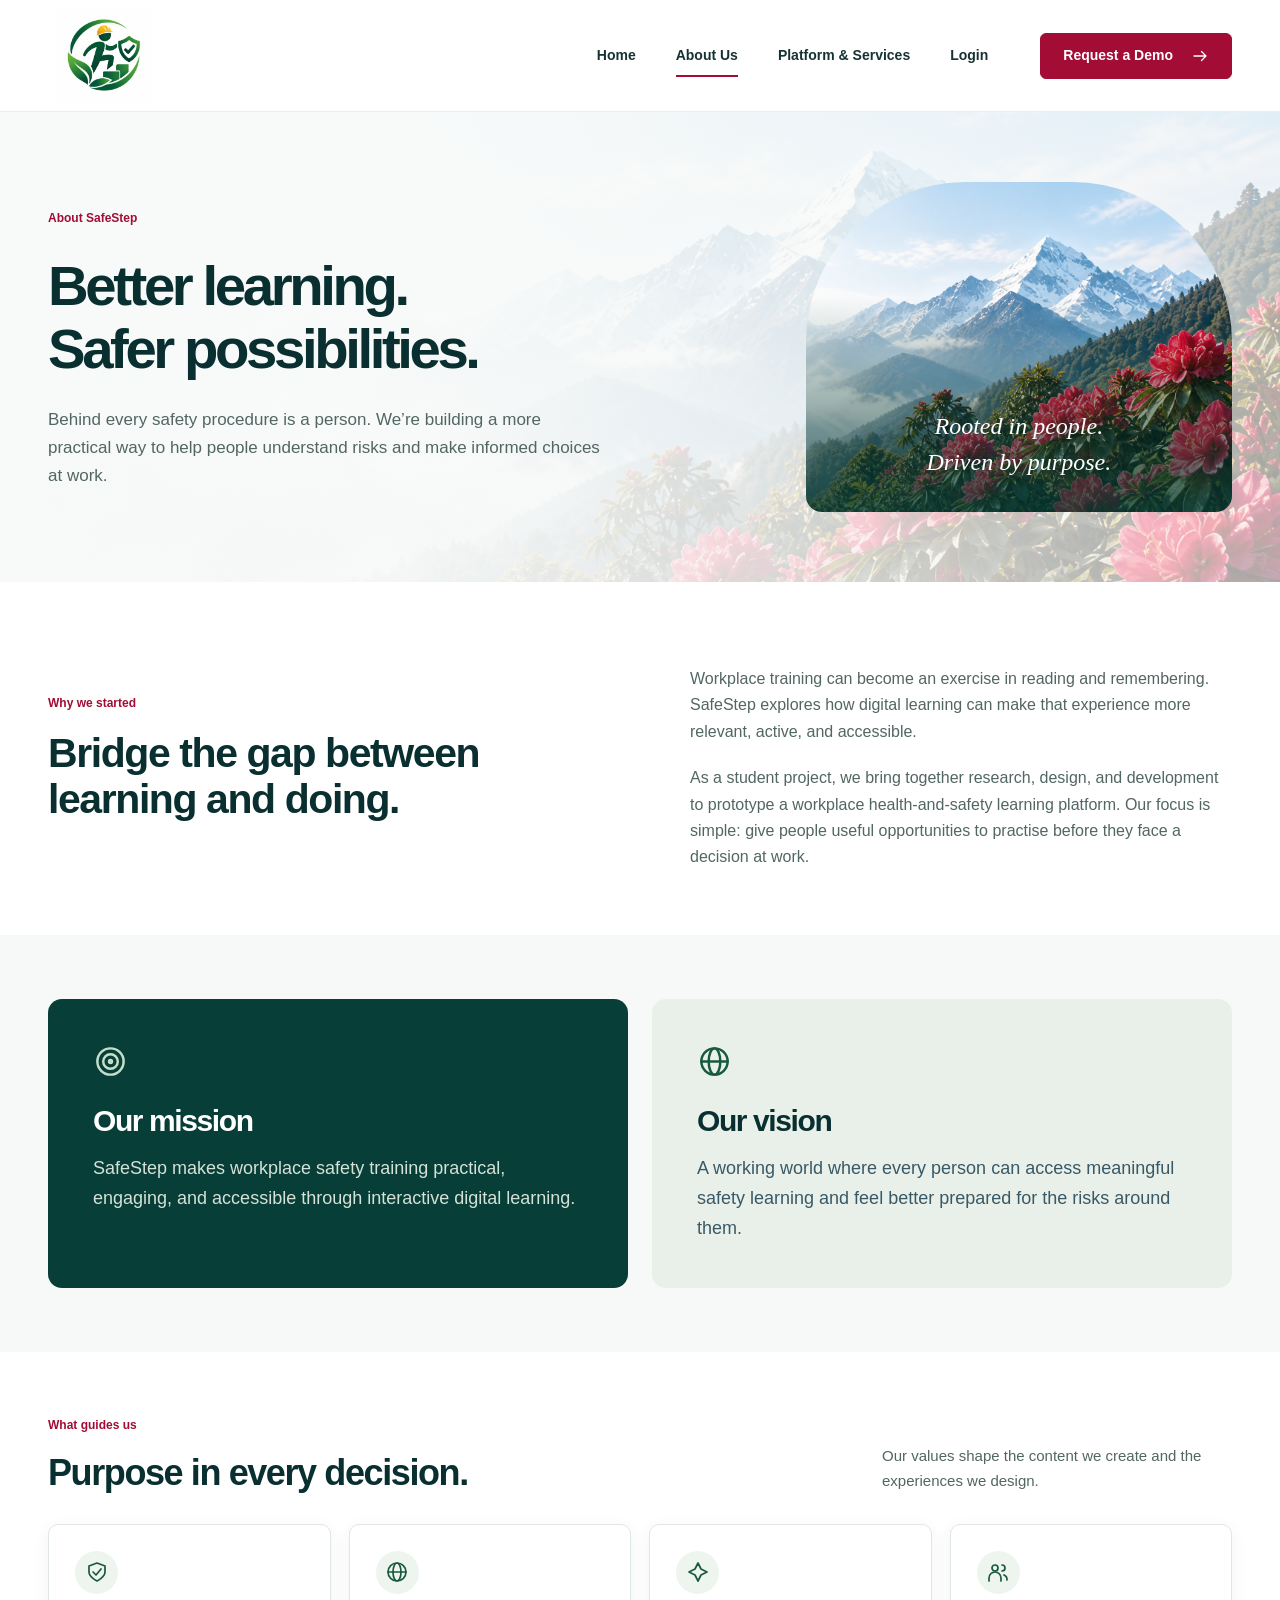
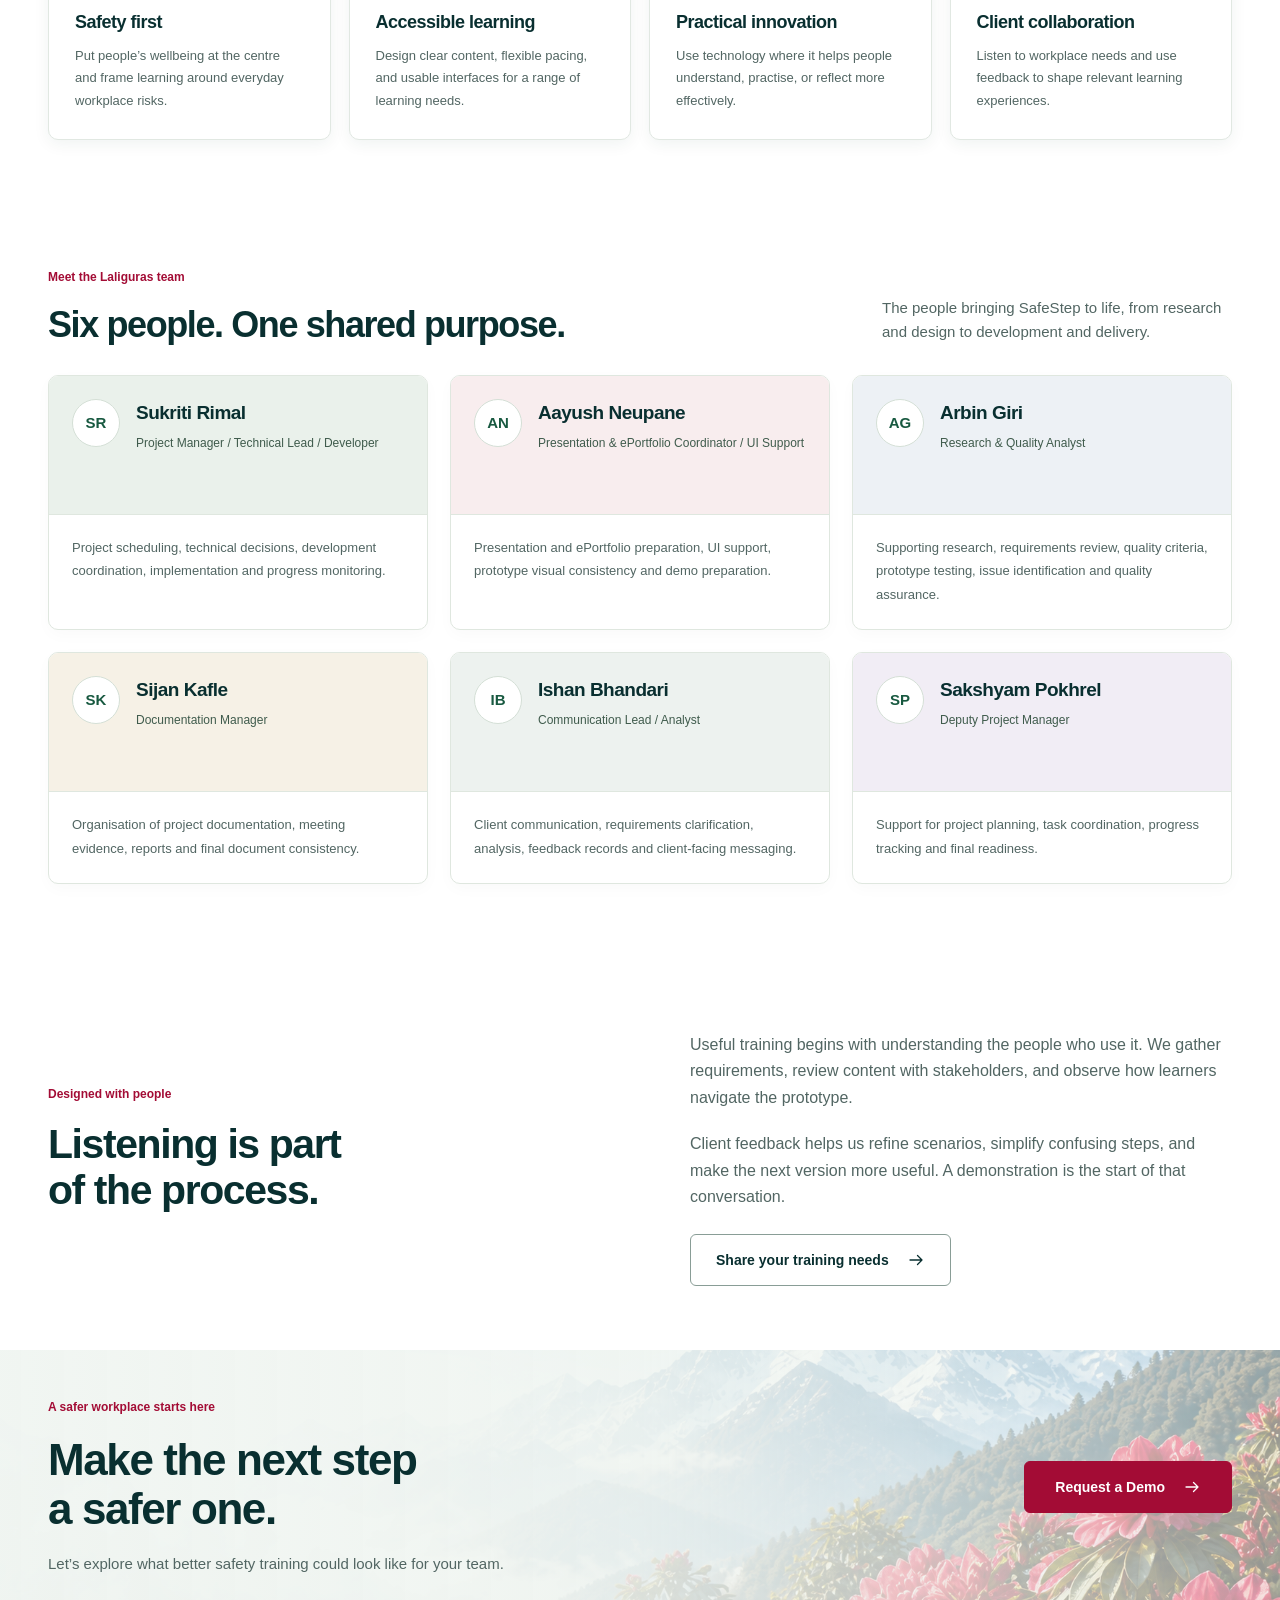
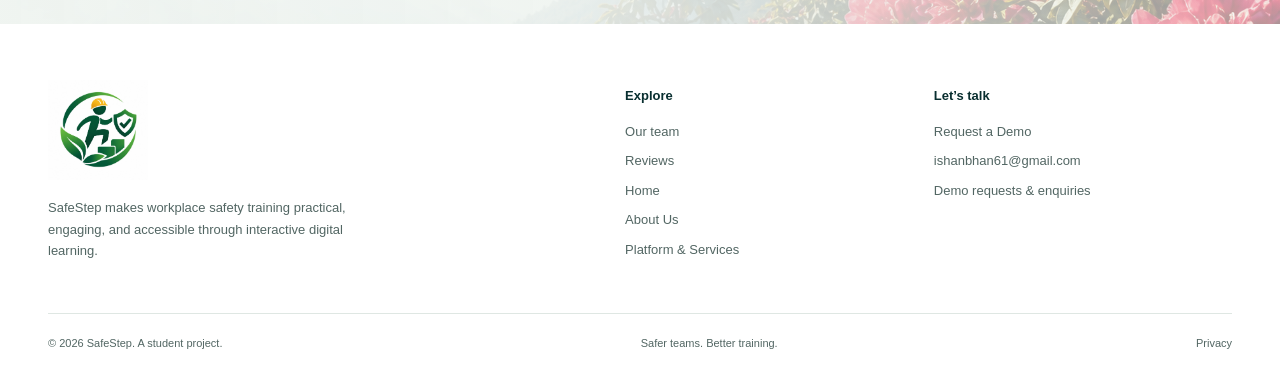
<file: about.html>
<!doctype html>
<html lang="en">
  <head>
    <meta charset="utf-8" />
    <meta name="viewport" content="width=device-width, initial-scale=1" />
    <meta name="theme-color" content="#092F30" />
    <title>About Us | SafeStep</title>
    <meta
      name="description"
      content="Meet the mission, values, and project team behind SafeStep’s approach to practical and accessible workplace safety learning."
    />
    <meta property="og:title" content="About Us | SafeStep" />
    <meta
      property="og:description"
      content="Meet the mission, values, and project team behind SafeStep’s approach to practical and accessible workplace safety learning."
    />
    <meta property="og:type" content="website" />
    <meta property="og:site_name" content="SafeStep" />
    <link rel="icon" href="assets/images/safestep-logo.png" type="image/png" />
    <link rel="stylesheet" href="css/styles.css" />
    <link rel="stylesheet" href="css/refinement.css" />
    <script src="js/main.js" defer></script>
  </head>
  <body>
    <a class="skip-link" href="#main">Skip to content</a>
    <header class="site-header">
      <div class="container header-inner">
        <a class="brand" href="index.html" aria-label="SafeStep home"
          ><img
            src="assets/images/safestep-logo.png"
            alt="SafeStep workplace safety logo"
            width="1536"
            height="1024" /></a
        ><button
          type="button"
          class="menu-toggle"
          aria-controls="site-nav"
          aria-expanded="false"
        >
          <span>Menu</span
          ><svg
            class="icon"
            viewBox="0 0 24 24"
            fill="none"
            stroke="currentColor"
            stroke-width="2"
            aria-hidden="true"
          >
            <path d="M4 6h16M4 12h16M4 18h16" />
          </svg>
        </button>
        <nav id="site-nav" aria-label="Main navigation">
          <a href="index.html">Home</a
          ><a href="about.html" aria-current="page">About Us</a
          ><a href="services.html">Platform & Services</a
          ><a href="login.html">Login</a
          ><a class="button header-cta" href="contact.html"
            >Request a Demo
            <svg
              class="icon"
              viewBox="0 0 24 24"
              fill="none"
              stroke="currentColor"
              stroke-width="1.7"
              stroke-linecap="round"
              stroke-linejoin="round"
              aria-hidden="true"
            >
              <path d="M4 12h16m-6-6 6 6-6 6" /></svg
          ></a>
        </nav>
      </div>
    </header>
    <main id="main">
      <section class="page-hero">
        <div class="container about-hero">
          <div>
            <span class="eyebrow">About SafeStep</span>
            <h1>
              Better learning.<br />
              Safer possibilities.
            </h1>
            <p>
              Behind every safety procedure is a person. We’re building a more
              practical way to help people understand risks and make informed
              choices at work.
            </p>
          </div>
          <div class="brand-art" aria-hidden="true">
            <span class="brand-art-caption"
              >Rooted in people.<br />
              Driven by purpose.</span
            >
          </div>
        </div>
      </section>
      <section class="section">
        <div class="container split-section">
          <div>
            <span class="section-kicker">Why we started</span>
            <h2>
              Bridge the gap between<br />
              learning and doing.
            </h2>
          </div>
          <div class="section-prose">
            <p>
              Workplace training can become an exercise in reading and
              remembering. SafeStep explores how digital learning can make that
              experience more relevant, active, and accessible.
            </p>
            <p>
              As a student project, we bring together research, design, and
              development to prototype a workplace health-and-safety learning
              platform. Our focus is simple: give people useful opportunities to
              practise before they face a decision at work.
            </p>
          </div>
        </div>
      </section>
      <section class="section soft-section">
        <div class="container mission-grid">
          <article class="mission-card">
            <svg
              class="icon"
              viewBox="0 0 24 24"
              fill="none"
              stroke="currentColor"
              stroke-width="1.7"
              stroke-linecap="round"
              stroke-linejoin="round"
              aria-hidden="true"
            >
              <circle cx="12" cy="12" r="9" />
              <circle cx="12" cy="12" r="5" />
              <circle cx="12" cy="12" r="1" />
            </svg>
            <h2>Our mission</h2>
            <p>
              SafeStep makes workplace safety training practical, engaging, and
              accessible through interactive digital learning.
            </p>
          </article>
          <article class="mission-card light">
            <svg
              class="icon"
              viewBox="0 0 24 24"
              fill="none"
              stroke="currentColor"
              stroke-width="1.7"
              stroke-linecap="round"
              stroke-linejoin="round"
              aria-hidden="true"
            >
              <circle cx="12" cy="12" r="9" />
              <ellipse cx="12" cy="12" rx="4" ry="9" />
              <path d="M3 12h18" />
            </svg>
            <h2>Our vision</h2>
            <p>
              A working world where every person can access meaningful safety
              learning and feel better prepared for the risks around them.
            </p>
          </article>
        </div>
      </section>
      <section class="section">
        <div class="container">
          <div class="section-heading">
            <div>
              <span class="section-kicker">What guides us</span>
              <h2>Purpose in every decision.</h2>
            </div>
            <p>
              Our values shape the content we create and the experiences we
              design.
            </p>
          </div>
          <div class="values-grid">
            <article class="feature-card">
              <span class="icon-box"
                ><svg
                  class="icon"
                  viewBox="0 0 24 24"
                  fill="none"
                  stroke="currentColor"
                  stroke-width="1.7"
                  stroke-linecap="round"
                  stroke-linejoin="round"
                  aria-hidden="true"
                >
                  <path d="M12 3 4 6v6c0 5 8 9 8 9s8-4 8-9V6z" />
                  <path d="m8 12 3 3 5-6" /></svg
              ></span>
              <h3>Safety first</h3>
              <p>
                Put people’s wellbeing at the centre and frame learning around
                everyday workplace risks.
              </p>
            </article>
            <article class="feature-card">
              <span class="icon-box"
                ><svg
                  class="icon"
                  viewBox="0 0 24 24"
                  fill="none"
                  stroke="currentColor"
                  stroke-width="1.7"
                  stroke-linecap="round"
                  stroke-linejoin="round"
                  aria-hidden="true"
                >
                  <circle cx="12" cy="12" r="9" />
                  <ellipse cx="12" cy="12" rx="4" ry="9" />
                  <path d="M3 12h18" /></svg
              ></span>
              <h3>Accessible learning</h3>
              <p>
                Design clear content, flexible pacing, and usable interfaces for
                a range of learning needs.
              </p>
            </article>
            <article class="feature-card">
              <span class="icon-box"
                ><svg
                  class="icon"
                  viewBox="0 0 24 24"
                  fill="none"
                  stroke="currentColor"
                  stroke-width="1.7"
                  stroke-linecap="round"
                  stroke-linejoin="round"
                  aria-hidden="true"
                >
                  <path d="m12 3 3 6 6 3-6 3-3 6-3-6-6-3 6-3z" /></svg
              ></span>
              <h3>Practical innovation</h3>
              <p>
                Use technology where it helps people understand, practise, or
                reflect more effectively.
              </p>
            </article>
            <article class="feature-card">
              <span class="icon-box"
                ><svg
                  class="icon"
                  viewBox="0 0 24 24"
                  fill="none"
                  stroke="currentColor"
                  stroke-width="1.7"
                  stroke-linecap="round"
                  stroke-linejoin="round"
                  aria-hidden="true"
                >
                  <circle cx="9" cy="8" r="3" />
                  <path
                    d="M3 21v-3a6 6 0 0 1 12 0v3M16 5a3 3 0 0 1 0 6M18 15a5 5 0 0 1 3 5"
                  /></svg
              ></span>
              <h3>Client collaboration</h3>
              <p>
                Listen to workplace needs and use feedback to shape relevant
                learning experiences.
              </p>
            </article>
          </div>
        </div>
      </section>
      <section class="section team-section" id="team">
        <div class="container">
          <div class="section-heading">
            <div>
              <span class="section-kicker">Meet the Laliguras team</span>
              <h2>Six people. One shared purpose.</h2>
            </div>
            <p>
              The people bringing SafeStep to life, from research and design to
              development and delivery.
            </p>
          </div>
          <div class="team-grid named-team-grid">
            <article class="team-card team-0 named-team-card">
              <div class="team-card-top">
                <span class="team-avatar" aria-hidden="true">SR</span>
                <div>
                  <h3>Sukriti Rimal</h3>
                  <p class="member-role">
                    Project Manager / Technical Lead / Developer
                  </p>
                </div>
              </div>
              <p class="member-responsibility">
                Project scheduling, technical decisions, development
                coordination, implementation and progress monitoring.
              </p>
            </article>
            <article class="team-card team-1 named-team-card">
              <div class="team-card-top">
                <span class="team-avatar" aria-hidden="true">AN</span>
                <div>
                  <h3>Aayush Neupane</h3>
                  <p class="member-role">
                    Presentation &amp; ePortfolio Coordinator / UI Support
                  </p>
                </div>
              </div>
              <p class="member-responsibility">
                Presentation and ePortfolio preparation, UI support, prototype
                visual consistency and demo preparation.
              </p>
            </article>
            <article class="team-card team-2 named-team-card">
              <div class="team-card-top">
                <span class="team-avatar" aria-hidden="true">AG</span>
                <div>
                  <h3>Arbin Giri</h3>
                  <p class="member-role">Research &amp; Quality Analyst</p>
                </div>
              </div>
              <p class="member-responsibility">
                Supporting research, requirements review, quality criteria,
                prototype testing, issue identification and quality assurance.
              </p>
            </article>
            <article class="team-card team-3 named-team-card">
              <div class="team-card-top">
                <span class="team-avatar" aria-hidden="true">SK</span>
                <div>
                  <h3>Sijan Kafle</h3>
                  <p class="member-role">Documentation Manager</p>
                </div>
              </div>
              <p class="member-responsibility">
                Organisation of project documentation, meeting evidence, reports
                and final document consistency.
              </p>
            </article>
            <article class="team-card team-4 named-team-card">
              <div class="team-card-top">
                <span class="team-avatar" aria-hidden="true">IB</span>
                <div>
                  <h3>Ishan Bhandari</h3>
                  <p class="member-role">Communication Lead / Analyst</p>
                </div>
              </div>
              <p class="member-responsibility">
                Client communication, requirements clarification, analysis,
                feedback records and client-facing messaging.
              </p>
            </article>
            <article class="team-card team-5 named-team-card">
              <div class="team-card-top">
                <span class="team-avatar" aria-hidden="true">SP</span>
                <div>
                  <h3>Sakshyam Pokhrel</h3>
                  <p class="member-role">Deputy Project Manager</p>
                </div>
              </div>
              <p class="member-responsibility">
                Support for project planning, task coordination, progress
                tracking and final readiness.
              </p>
            </article>
          </div>
        </div>
      </section>
      <section class="section">
        <div class="container split-section">
          <div>
            <span class="section-kicker">Designed with people</span>
            <h2>
              Listening is part<br />
              of the process.
            </h2>
          </div>
          <div class="section-prose">
            <p>
              Useful training begins with understanding the people who use it.
              We gather requirements, review content with stakeholders, and
              observe how learners navigate the prototype.
            </p>
            <p>
              Client feedback helps us refine scenarios, simplify confusing
              steps, and make the next version more useful. A demonstration is
              the start of that conversation.
            </p>
            <a class="button button-secondary" href="contact.html"
              >Share your training needs<svg
                class="icon"
                viewBox="0 0 24 24"
                fill="none"
                stroke="currentColor"
                stroke-width="1.7"
                stroke-linecap="round"
                stroke-linejoin="round"
                aria-hidden="true"
              >
                <path d="M4 12h16m-6-6 6 6-6 6" /></svg
            ></a>
          </div>
        </div>
      </section>
      <section class="cta-section">
        <div class="container cta-inner">
          <div>
            <span class="section-kicker">A safer workplace starts here</span>
            <h2>
              Make the next step<br />
              a safer one.
            </h2>
            <p>
              Let’s explore what better safety training could look like for your
              team.
            </p>
          </div>
          <a class="button" href="contact.html"
            >Request a Demo<svg
              class="icon"
              viewBox="0 0 24 24"
              fill="none"
              stroke="currentColor"
              stroke-width="1.7"
              stroke-linecap="round"
              stroke-linejoin="round"
              aria-hidden="true"
            >
              <path d="M4 12h16m-6-6 6 6-6 6" /></svg
          ></a>
        </div>
      </section>
    </main>
    <footer class="site-footer">
      <div class="container footer-grid">
        <div class="footer-about">
          <a class="brand" href="index.html" aria-label="SafeStep home"
            ><img
              src="assets/images/safestep-logo.png"
              alt="SafeStep workplace safety logo"
              width="224"
              height="48"
          /></a>
          <p>
            SafeStep makes workplace safety training practical, engaging, and
            accessible through interactive digital learning.
          </p>
        </div>
        <div>
          <h2>Explore</h2>
          <a href="index.html#team">Our team</a
          ><a href="index.html#reviews">Reviews</a> <a href="index.html">Home</a
          ><a href="about.html">About Us</a
          ><a href="services.html">Platform & Services</a>
        </div>
        <div>
          <h2>Let’s talk</h2>
          <a href="contact.html">Request a Demo</a
          ><a href="mailto:ishanbhan61@gmail.com">ishanbhan61@gmail.com</a
          ><span class="small-text">Demo requests & enquiries</span>
        </div>
      </div>
      <div class="container footer-bottom">
        <span>© 2026 SafeStep. A student project.</span
        ><span>Safer teams. Better training.</span
        ><a href="privacy.html">Privacy</a>
      </div>
    </footer>
  </body>
</html>
</file>
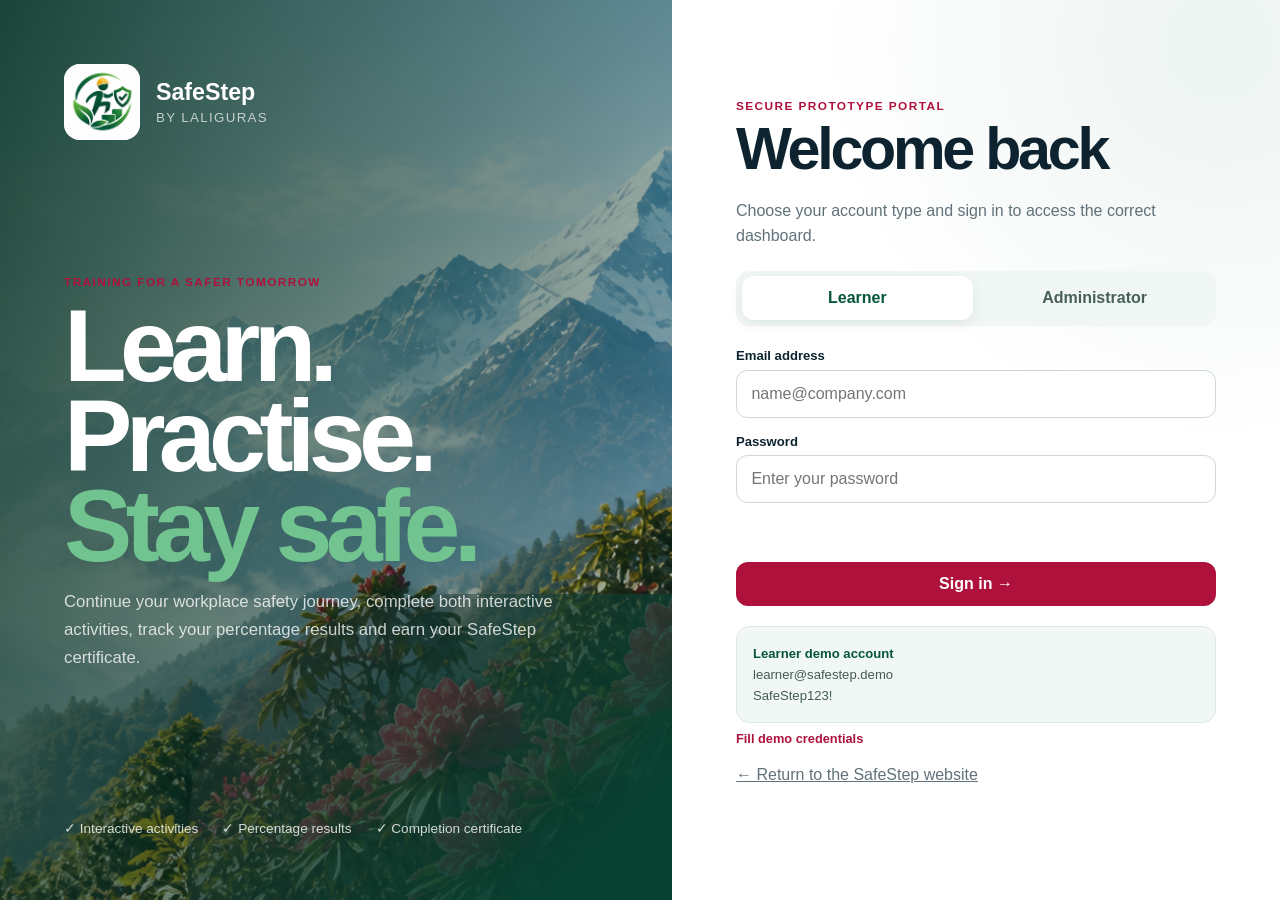
<file: admin.html>
<!doctype html>
<html lang="en">
  <head>
    <meta charset="utf-8" />
    <meta name="viewport" content="width=device-width, initial-scale=1" />
    <title>Administrator Dashboard | SafeStep</title>
    <link rel="icon" href="assets/images/safestep-logo.png" type="image/png" />
    <link rel="stylesheet" href="css/portal.css" />
    <script src="js/portal.js" defer></script>
  </head>
  <body data-page="admin" data-require-role="admin">
    <a class="portal-skip" href="#portal-content"
      >Skip to administrator dashboard</a
    >
    <div class="portal-shell">
      <aside class="portal-sidebar" aria-label="Administrator navigation">
        <a class="portal-brand" href="admin.html"
          ><img
            src="assets/images/safestep-logo.png"
            alt="SafeStep logo"
          /><span
            ><strong>SafeStep</strong><small>Administrator portal</small></span
          ></a
        >
        <nav class="portal-nav">
          <a href="admin.html" aria-current="page"
            ><span class="nav-icon">⌂</span>Overview</a
          >
          <a href="#learners"><span class="nav-icon">●</span>Learners</a>
          <a href="#reports"><span class="nav-icon">▥</span>Reports</a>
          <a href="services.html"><span class="nav-icon">◎</span>Platform</a>
          <a href="contact.html"><span class="nav-icon">?</span>Support</a>
        </nav>
        <div class="portal-sidebar-footer">
          <nav class="portal-nav">
            <button type="button" data-logout>
              <span class="nav-icon">↪</span>Log out
            </button>
          </nav>
          <p class="portal-sidebar-note">
            Prototype administrator controls for reviewing learner completion.
          </p>
        </div>
      </aside>
      <main class="portal-main" id="portal-content">
        <header class="portal-topbar">
          <a class="portal-mobile-brand" href="admin.html"
            ><img src="assets/images/safestep-logo.png" alt="" />SafeStep
            Admin</a
          >
          <span class="portal-date" data-current-date></span>
          <div class="portal-user">
            <span class="portal-avatar" data-user-initials></span>
            <div>
              <strong data-user-name></strong><small data-user-role></small>
            </div>
          </div>
          <button class="secondary topbar-logout" type="button" data-logout>
            Log out
          </button>
        </header>
        <div class="portal-content">
          <section class="portal-welcome" aria-labelledby="admin-title">
            <span class="portal-kicker">Administrator overview</span>
            <h1 id="admin-title">Training <span>control centre</span></h1>
            <p>
              Review learner progress, percentage results and certificate
              eligibility across the SafeStep prototype.
            </p>
          </section>
          <section class="stats-grid" aria-label="Administrator statistics">
            <article class="stat-card">
              <span class="stat-icon">●</span>
              <div class="stat-copy">
                <span>Total learners</span><strong data-admin-learners>0</strong
                ><small>Registered prototype accounts</small>
              </div>
            </article>
            <article class="stat-card">
              <span class="stat-icon">◆</span>
              <div class="stat-copy">
                <span>Certificates earned</span
                ><strong data-admin-certified>0</strong
                ><small>Both activities complete</small>
              </div>
            </article>
            <article class="stat-card">
              <span class="stat-icon">%</span>
              <div class="stat-copy">
                <span>Completion rate</span><strong data-admin-rate>0%</strong
                ><small>Certified learners</small>
              </div>
            </article>
            <article class="stat-card">
              <span class="stat-icon">▤</span>
              <div class="stat-copy">
                <span>Available activities</span><strong>2</strong
                ><small>Warehouse and height</small>
              </div>
            </article>
          </section>
          <section class="portal-card" id="learners">
            <div class="section-heading">
              <div>
                <h2>Learner progress</h2>
                <p>Live results stored in this browser.</p>
              </div>
            </div>
            <div class="data-table-wrap">
              <table class="data-table">
                <thead>
                  <tr>
                    <th>Learner</th>
                    <th>Organisation</th>
                    <th>Warehouse</th>
                    <th>Height</th>
                    <th>Progress</th>
                    <th>Average</th>
                    <th>Action</th>
                  </tr>
                </thead>
                <tbody data-admin-table></tbody>
              </table>
            </div>
          </section>
          <section class="admin-grid" id="reports">
            <article class="portal-card">
              <h2>Training programme</h2>
              <div class="admin-summary">
                <div class="mini-stat">
                  <span>Hazards per activity</span><strong>4</strong>
                </div>
                <div class="mini-stat">
                  <span>Questions per activity</span><strong>3</strong>
                </div>
                <div class="mini-stat">
                  <span>Maximum result</span><strong>100%</strong>
                </div>
              </div>
              <p>
                Results are converted from 70 raw points into an easy-to-read
                percentage. The certificate unlocks only after both required
                activities are completed.
              </p>
            </article>
            <aside class="portal-card">
              <h2>Prototype data</h2>
              <p>
                Accounts and progress are stored locally in this browser for
                demonstration. Reset clears an individual learner's two activity
                results.
              </p>
              <a class="portal-button secondary" href="login.html?switch=1"
                >Switch account</a
              >
            </aside>
          </section>
        </div>
      </main>
    </div>
  </body>
</html>
</file>
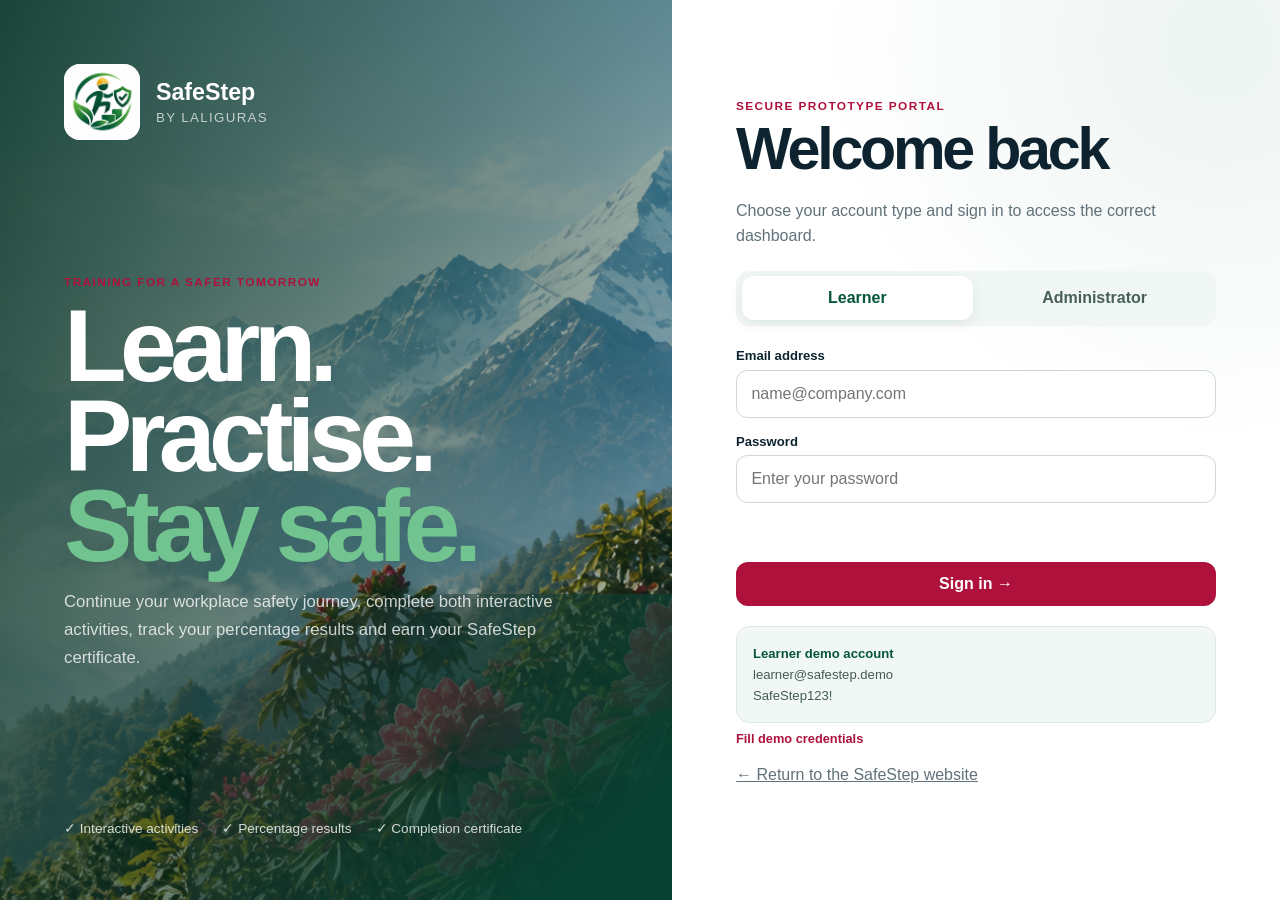
<file: certificate.html>
<!doctype html>
<html lang="en">
  <head>
    <meta charset="utf-8" />
    <meta name="viewport" content="width=device-width, initial-scale=1" />
    <title>Completion Certificate | SafeStep</title>
    <link rel="icon" href="assets/images/safestep-logo.png" type="image/png" />
    <link rel="stylesheet" href="css/portal.css" />
    <script src="js/portal.js" defer></script>
  </head>
  <body data-page="certificate" data-require-role="learner">
    <a class="portal-skip" href="#portal-content">Skip to certificate</a>
    <div class="portal-shell">
      <aside class="portal-sidebar" aria-label="Learner navigation">
        <a class="portal-brand" href="dashboard.html"
          ><img
            src="assets/images/safestep-logo.png"
            alt="SafeStep logo"
          /><span
            ><strong>SafeStep</strong><small>Learner portal</small></span
          ></a
        >
        <nav class="portal-nav">
          <a href="dashboard.html"><span class="nav-icon">⌂</span>Dashboard</a>
          <a href="dashboard.html#my-learning"
            ><span class="nav-icon">▤</span>My Learning</a
          >
          <a href="certificate.html" aria-current="page"
            ><span class="nav-icon">◆</span>Certificate</a
          >
          <a href="profile.html"><span class="nav-icon">●</span>Profile</a>
          <a href="help.html"><span class="nav-icon">?</span>Help</a>
        </nav>
        <div class="portal-sidebar-footer">
          <nav class="portal-nav">
            <button type="button" data-logout>
              <span class="nav-icon">↪</span>Log out
            </button>
          </nav>
        </div>
      </aside>
      <main class="portal-main" id="portal-content">
        <header class="portal-topbar">
          <a class="portal-mobile-brand" href="dashboard.html"
            ><img src="assets/images/safestep-logo.png" alt="" />SafeStep</a
          >
          <span class="portal-date" data-current-date></span>
          <div class="portal-user">
            <span class="portal-avatar" data-user-initials></span>
            <div>
              <strong data-user-name></strong><small data-user-role></small>
            </div>
          </div>
          <button class="secondary topbar-logout" type="button" data-logout>
            Log out
          </button>
        </header>
        <div class="portal-content">
          <header class="portal-page-title">
            <div>
              <span class="portal-kicker">Achievement unlocked</span>
              <h1>Your certificate</h1>
              <p>Rewarded after completing both SafeStep safety activities.</p>
            </div>
          </header>
          <section
            class="portal-card certificate-locked"
            data-certificate-locked
            hidden
          >
            <span class="stat-icon">◇</span>
            <h2>Your certificate is still locked</h2>
            <p>
              Complete <strong data-remaining>2</strong> remaining safety
              activities to unlock your reward certificate.
            </p>
            <a class="portal-button" href="dashboard.html#my-learning"
              >Continue learning →</a
            >
          </section>
          <section data-certificate-stage hidden>
            <div class="certificate-stage">
              <article
                class="certificate-paper"
                aria-label="SafeStep certificate of completion"
              >
                <div>
                  <img
                    class="certificate-logo"
                    src="assets/images/safestep-logo.png"
                    alt="SafeStep workplace safety logo"
                  />
                  <span class="portal-kicker">Laliguras SafeStep</span>
                  <h1>Certificate of Completion</h1>
                  <p>This certificate is proudly presented to</p>
                  <strong
                    class="certificate-name"
                    data-certificate-name
                  ></strong>
                  <p>
                    for successfully completing the SafeStep Safety Activities
                  </p>
                  <p>
                    <strong
                      >Warehouse Hazard Training · Working at Height</strong
                    >
                  </p>
                  <span class="certificate-score" data-certificate-score
                    >100%</span
                  >
                  <p>Overall programme result</p>
                  <div class="certificate-signatures">
                    <div>
                      <strong data-certificate-date></strong><br />Date
                      completed
                    </div>
                    <div>
                      <strong>Team Laliguras</strong><br />SafeStep project team
                    </div>
                  </div>
                  <p>Certificate ID: <strong data-certificate-id></strong></p>
                </div>
              </article>
            </div>
            <div class="certificate-actions">
              <button type="button" data-print-certificate>
                Print / Save PDF
              </button>
              <a class="portal-button secondary" href="dashboard.html"
                >Back to dashboard</a
              >
            </div>
          </section>
        </div>
      </main>
    </div>
  </body>
</html>
</file>
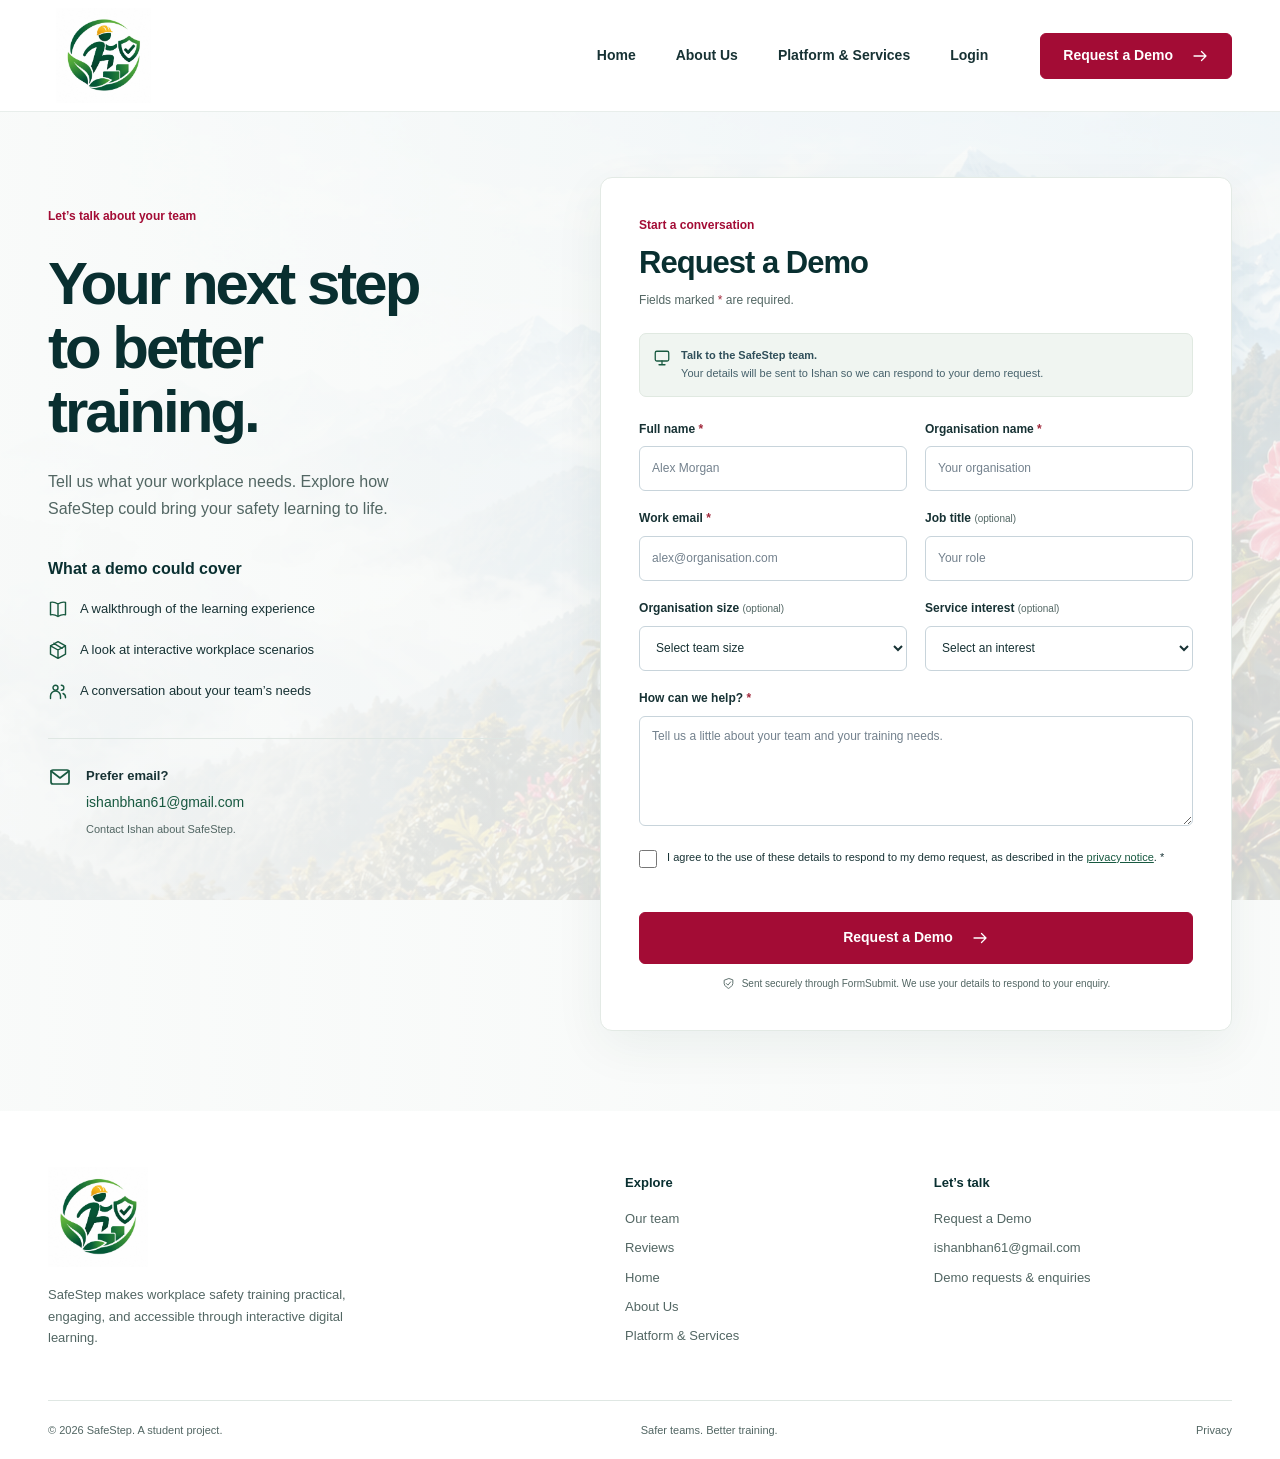
<file: contact.html>
<!doctype html>
<html lang="en">
  <head>
    <meta charset="utf-8" />
    <meta name="viewport" content="width=device-width, initial-scale=1" />
    <meta name="theme-color" content="#092F30" />
    <title>Request a Demo | SafeStep</title>
    <meta
      name="description"
      content="Request a SafeStep demonstration and send your workplace training needs to the Laliguras team."
    />
    <meta property="og:title" content="Request a Demo | SafeStep" />
    <meta
      property="og:description"
      content="Request a SafeStep demonstration and send your workplace training needs to the Laliguras team."
    />
    <meta property="og:type" content="website" />
    <meta property="og:site_name" content="SafeStep" />
    <link rel="icon" href="assets/images/safestep-logo.png" type="image/png" />
    <link rel="stylesheet" href="css/styles.css" />
    <link rel="stylesheet" href="css/refinement.css" />
    <script src="js/main.js" defer></script>
    <script src="js/form-validation.js" defer></script>
  </head>
  <body>
    <a class="skip-link" href="#main">Skip to content</a>
    <header class="site-header">
      <div class="container header-inner">
        <a class="brand" href="index.html" aria-label="SafeStep home"
          ><img
            src="assets/images/safestep-logo.png"
            alt="SafeStep workplace safety logo"
            width="1536"
            height="1024" /></a
        ><button
          type="button"
          class="menu-toggle"
          aria-controls="site-nav"
          aria-expanded="false"
        >
          <span>Menu</span
          ><svg
            class="icon"
            viewBox="0 0 24 24"
            fill="none"
            stroke="currentColor"
            stroke-width="2"
            aria-hidden="true"
          >
            <path d="M4 6h16M4 12h16M4 18h16" />
          </svg>
        </button>
        <nav id="site-nav" aria-label="Main navigation">
          <a href="index.html">Home</a><a href="about.html">About Us</a
          ><a href="services.html">Platform & Services</a
          ><a href="login.html">Login</a
          ><a class="button header-cta" href="contact.html" aria-current="page"
            >Request a Demo
            <svg
              class="icon"
              viewBox="0 0 24 24"
              fill="none"
              stroke="currentColor"
              stroke-width="1.7"
              stroke-linecap="round"
              stroke-linejoin="round"
              aria-hidden="true"
            >
              <path d="M4 12h16m-6-6 6 6-6 6" /></svg
          ></a>
        </nav>
      </div>
    </header>
    <main id="main">
      <section class="contact-section">
        <div class="container contact-grid">
          <div class="contact-copy">
            <span class="eyebrow">Let’s talk about your team</span>
            <h1>
              Your next step<br />
              to better<br />
              training.
            </h1>
            <p>
              Tell us what your workplace needs. Explore how SafeStep could
              bring your safety learning to life.
            </p>
            <div class="contact-points">
              <h2>What a demo could cover</h2>
              <div>
                <svg
                  class="icon"
                  viewBox="0 0 24 24"
                  fill="none"
                  stroke="currentColor"
                  stroke-width="1.7"
                  stroke-linecap="round"
                  stroke-linejoin="round"
                  aria-hidden="true"
                >
                  <path
                    d="M12 6v15M3 4c4-1 6 0 9 2 3-2 5-3 9-2v15c-4-1-6 0-9 2-3-2-5-3-9-2z"
                  />
                </svg>
                A walkthrough of the learning experience
              </div>
              <div>
                <svg
                  class="icon"
                  viewBox="0 0 24 24"
                  fill="none"
                  stroke="currentColor"
                  stroke-width="1.7"
                  stroke-linecap="round"
                  stroke-linejoin="round"
                  aria-hidden="true"
                >
                  <path
                    d="m12 2 9 5v10l-9 5-9-5V7zM3 7l9 5 9-5M12 12v10M7 4l10 6"
                  />
                </svg>
                A look at interactive workplace scenarios
              </div>
              <div>
                <svg
                  class="icon"
                  viewBox="0 0 24 24"
                  fill="none"
                  stroke="currentColor"
                  stroke-width="1.7"
                  stroke-linecap="round"
                  stroke-linejoin="round"
                  aria-hidden="true"
                >
                  <circle cx="9" cy="8" r="3" />
                  <path
                    d="M3 21v-3a6 6 0 0 1 12 0v3M16 5a3 3 0 0 1 0 6M18 15a5 5 0 0 1 3 5"
                  />
                </svg>
                A conversation about your team’s needs
              </div>
            </div>
            <div class="contact-email">
              <svg
                class="icon"
                viewBox="0 0 24 24"
                fill="none"
                stroke="currentColor"
                stroke-width="1.7"
                stroke-linecap="round"
                stroke-linejoin="round"
                aria-hidden="true"
              >
                <rect x="3" y="5" width="18" height="14" rx="2" />
                <path d="m3 6 9 7 9-7" />
              </svg>
              <div>
                <strong>Prefer email?</strong
                ><a href="mailto:ishanbhan61@gmail.com">ishanbhan61@gmail.com</a
                ><span>Contact Ishan about SafeStep.</span>
              </div>
            </div>
          </div>
          <div class="form-card">
            <span class="section-kicker">Start a conversation</span>
            <h2>Request a Demo</h2>
            <p>
              Fields marked <span class="required-star">*</span> are required.
            </p>
            <div class="prototype-note">
              <svg
                class="icon"
                viewBox="0 0 24 24"
                fill="none"
                stroke="currentColor"
                stroke-width="1.7"
                stroke-linecap="round"
                stroke-linejoin="round"
                aria-hidden="true"
              >
                <rect x="3" y="3" width="18" height="13" rx="2" />
                <path d="M8 21h8M12 16v5" />
              </svg>
              <p>
                <strong>Talk to the SafeStep team.</strong> Your details will be
                sent to Ishan so we can respond to your demo request.
              </p>
            </div>
            <noscript
              ><p class="prototype-note">
                Enable JavaScript to submit this form, or email
                ishanbhan61@gmail.com directly.
              </p></noscript
            >
            <form
              id="demo-form"
              action="https://formsubmit.co/ishanbhan61@gmail.com"
              method="POST"
              target="demo-delivery-frame"
              novalidate
            >
              <input
                type="hidden"
                name="_subject"
                value="SafeStep — New demo request"
              />
              <input type="hidden" name="_template" value="table" />
              <div class="form-honeypot" aria-hidden="true">
                <label for="company-website">Leave this field empty</label
                ><input
                  id="company-website"
                  type="text"
                  name="_honey"
                  tabindex="-1"
                  autocomplete="off"
                />
              </div>
              <div
                id="form-summary"
                tabindex="-1"
                class="form-summary"
                role="alert"
                hidden
              ></div>
              <div class="form-grid">
                <div class="form-field">
                  <label for="full-name"
                    >Full name <span aria-hidden="true">*</span></label
                  ><input
                    id="full-name"
                    name="full-name"
                    type="text"
                    required
                    autocomplete="name"
                    maxlength="100"
                    placeholder="Alex Morgan"
                    aria-describedby="full-name-error"
                  />
                  <p class="field-error" id="full-name-error"></p>
                </div>
                <div class="form-field">
                  <label for="organisation"
                    >Organisation name <span aria-hidden="true">*</span></label
                  ><input
                    id="organisation"
                    name="organisation"
                    type="text"
                    required
                    autocomplete="organization"
                    maxlength="150"
                    placeholder="Your organisation"
                    aria-describedby="organisation-error"
                  />
                  <p class="field-error" id="organisation-error"></p>
                </div>
                <div class="form-field">
                  <label for="email"
                    >Work email <span aria-hidden="true">*</span></label
                  ><input
                    id="email"
                    name="email"
                    type="email"
                    required
                    autocomplete="email"
                    maxlength="254"
                    placeholder="alex@organisation.com"
                    aria-describedby="email-error"
                  />
                  <p class="field-error" id="email-error"></p>
                </div>
                <div class="form-field">
                  <label for="job-title"
                    >Job title <span class="optional">(optional)</span></label
                  ><input
                    id="job-title"
                    name="job-title"
                    type="text"
                    autocomplete="organization-title"
                    maxlength="100"
                    placeholder="Your role"
                    aria-describedby="job-title-error"
                  />
                  <p class="field-error" id="job-title-error"></p>
                </div>
                <div class="form-field">
                  <label for="organisation-size"
                    >Organisation size
                    <span class="optional">(optional)</span></label
                  ><select id="organisation-size" name="organisation-size">
                    <option value="">Select team size</option>
                    <option>1–10 people</option>
                    <option>11–50 people</option>
                    <option>51–200 people</option>
                    <option>201–500 people</option>
                    <option>501+ people</option>
                  </select>
                </div>
                <div class="form-field">
                  <label for="service-interest"
                    >Service interest
                    <span class="optional">(optional)</span></label
                  ><select id="service-interest" name="service-interest">
                    <option value="">Select an interest</option>
                    <option>Platform demonstration</option>
                    <option>Manual Handling training</option>
                    <option>Bespoke training modules</option>
                    <option>360-degree scenarios</option>
                    <option>Design and development services</option>
                    <option>Not sure yet</option>
                  </select>
                </div>
              </div>
              <div class="form-field">
                <label for="message"
                  >How can we help? <span aria-hidden="true">*</span></label
                ><textarea
                  id="message"
                  name="message"
                  rows="4"
                  maxlength="3000"
                  required
                  aria-describedby="message-error"
                  placeholder="Tell us a little about your team and your training needs."
                ></textarea>
                <p class="field-error" id="message-error"></p>
              </div>
              <div class="consent-field">
                <label for="consent"
                  ><input
                    type="checkbox"
                    id="consent"
                    name="consent"
                    required
                    aria-describedby="consent-error"
                  /><span
                    >I agree to the use of these details to respond to my demo
                    request, as described in the
                    <a href="privacy.html">privacy notice</a>.
                    <span aria-hidden="true">*</span></span
                  ></label
                >
                <p class="field-error" id="consent-error"></p>
              </div>
              <button class="button form-submit" type="submit" disabled>
                Request a Demo
                <svg
                  class="icon"
                  viewBox="0 0 24 24"
                  fill="none"
                  stroke="currentColor"
                  stroke-width="1.7"
                  stroke-linecap="round"
                  stroke-linejoin="round"
                  aria-hidden="true"
                >
                  <path d="M4 12h16m-6-6 6 6-6 6" />
                </svg>
              </button>
              <p class="form-fineprint">
                <svg
                  class="icon"
                  viewBox="0 0 24 24"
                  fill="none"
                  stroke="currentColor"
                  stroke-width="1.7"
                  stroke-linecap="round"
                  stroke-linejoin="round"
                  aria-hidden="true"
                >
                  <path d="M12 3 4 6v6c0 5 8 9 8 9s8-4 8-9V6z" />
                  <path d="m8 12 3 3 5-6" />
                </svg>
                Sent securely through FormSubmit. We use your details to respond
                to your enquiry.
              </p>
            </form>
            <iframe
              name="demo-delivery-frame"
              title="Demo request delivery"
              hidden
            ></iframe>
            <section
              class="form-success"
              id="form-success"
              tabindex="-1"
              aria-labelledby="success-title"
              hidden
            >
              <span class="success-icon"
                ><svg
                  class="icon"
                  viewBox="0 0 24 24"
                  fill="none"
                  stroke="currentColor"
                  stroke-width="1.7"
                  stroke-linecap="round"
                  stroke-linejoin="round"
                  aria-hidden="true"
                >
                  <path d="m5 12 4 4L19 6" /></svg
              ></span>
              <h2 id="success-title">
                Congratulations, your form has been submitted
              </h2>
              <p>
                Thank you for contacting the SafeStep team. We’ll review your
                request and get back to you soon.
              </p>
              <p>
                For anything else, contact
                <a href="mailto:ishanbhan61@gmail.com">ishanbhan61@gmail.com</a
                >.
              </p>
              <button
                type="button"
                class="button button-secondary"
                id="reset-form"
              >
                Send another request
                <svg
                  class="icon"
                  viewBox="0 0 24 24"
                  fill="none"
                  stroke="currentColor"
                  stroke-width="1.7"
                  stroke-linecap="round"
                  stroke-linejoin="round"
                  aria-hidden="true"
                >
                  <path d="M4 12h16m-6-6 6 6-6 6" />
                </svg>
              </button>
            </section>
          </div>
        </div>
      </section>
    </main>
    <footer class="site-footer">
      <div class="container footer-grid">
        <div class="footer-about">
          <a class="brand" href="index.html" aria-label="SafeStep home"
            ><img
              src="assets/images/safestep-logo.png"
              alt="SafeStep workplace safety logo"
              width="224"
              height="48"
          /></a>
          <p>
            SafeStep makes workplace safety training practical, engaging, and
            accessible through interactive digital learning.
          </p>
        </div>
        <div>
          <h2>Explore</h2>
          <a href="index.html#team">Our team</a
          ><a href="index.html#reviews">Reviews</a> <a href="index.html">Home</a
          ><a href="about.html">About Us</a
          ><a href="services.html">Platform & Services</a>
        </div>
        <div>
          <h2>Let’s talk</h2>
          <a href="contact.html">Request a Demo</a
          ><a href="mailto:ishanbhan61@gmail.com">ishanbhan61@gmail.com</a
          ><span class="small-text">Demo requests & enquiries</span>
        </div>
      </div>
      <div class="container footer-bottom">
        <span>© 2026 SafeStep. A student project.</span
        ><span>Safer teams. Better training.</span
        ><a href="privacy.html">Privacy</a>
      </div>
    </footer>
  </body>
</html>
</file>
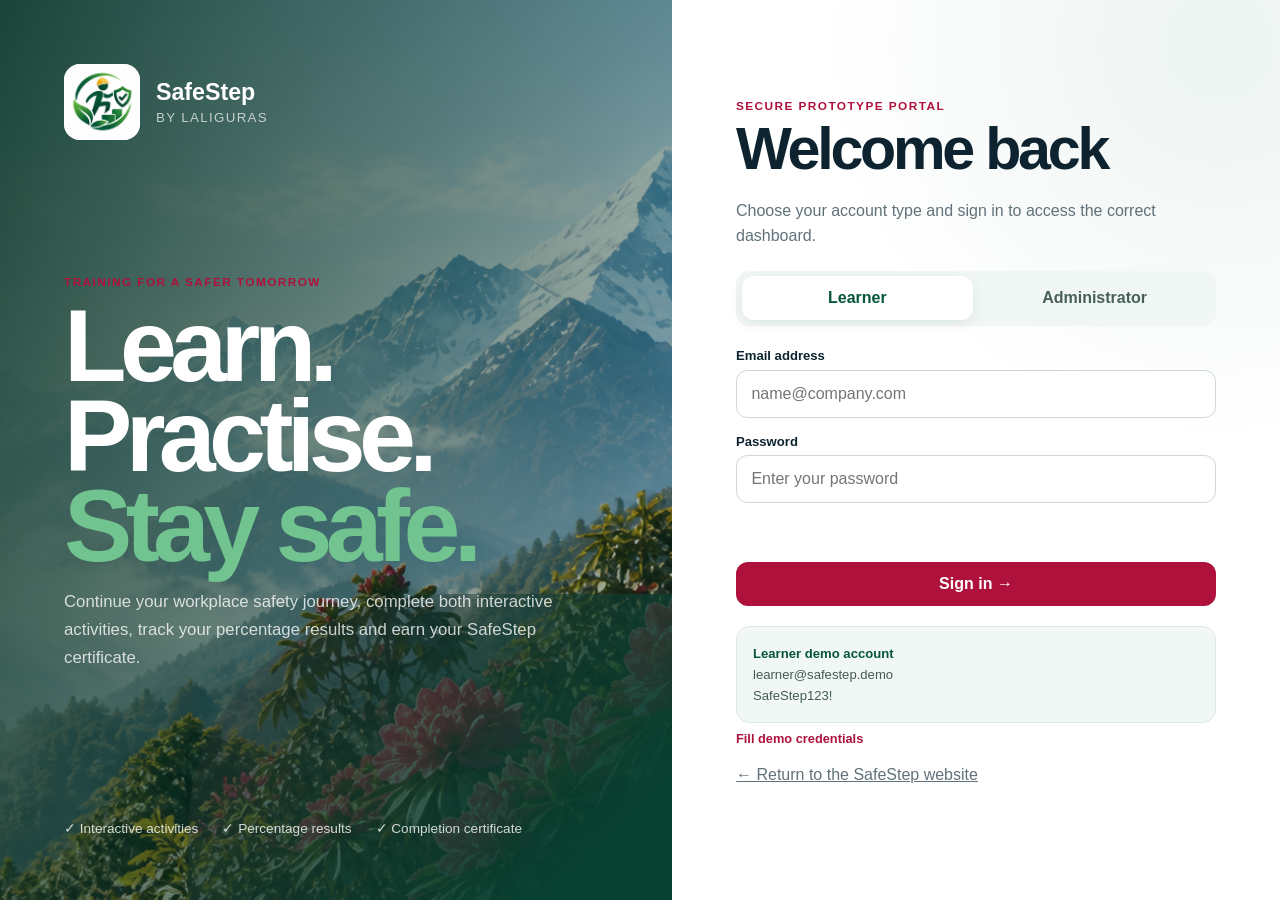
<file: dashboard.html>
<!doctype html>
<html lang="en">
  <head>
    <meta charset="utf-8" />
    <meta name="viewport" content="width=device-width, initial-scale=1" />
    <meta name="theme-color" content="#07553d" />
    <title>Learner Dashboard | SafeStep</title>
    <meta name="description" content="SafeStep learner training dashboard." />
    <link rel="icon" href="assets/images/safestep-logo.png" type="image/png" />
    <link rel="stylesheet" href="css/portal.css" />
    <script src="js/portal.js" defer></script>
  </head>
  <body data-page="dashboard" data-require-role="learner">
    <a class="portal-skip" href="#portal-content">Skip to dashboard</a>
    <div class="portal-shell">
      <aside class="portal-sidebar" aria-label="Learner navigation">
        <a class="portal-brand" href="dashboard.html">
          <img src="assets/images/safestep-logo.png" alt="SafeStep logo" />
          <span><strong>SafeStep</strong><small>Learner portal</small></span>
        </a>
        <nav class="portal-nav">
          <a href="dashboard.html" aria-current="page"
            ><span class="nav-icon">⌂</span>Dashboard</a
          >
          <a href="dashboard.html#my-learning"
            ><span class="nav-icon">▤</span>My Learning</a
          >
          <a href="certificate.html"
            ><span class="nav-icon">◆</span>Certificate</a
          >
          <a href="profile.html"><span class="nav-icon">●</span>Profile</a>
          <a href="help.html"><span class="nav-icon">?</span>Help</a>
        </nav>
        <div class="portal-sidebar-footer">
          <nav class="portal-nav">
            <button type="button" data-logout>
              <span class="nav-icon">↪</span>Log out
            </button>
          </nav>
          <p class="portal-sidebar-note">
            Complete both safety activities to unlock your certificate.
          </p>
        </div>
      </aside>
      <main class="portal-main" id="portal-content">
        <header class="portal-topbar">
          <a class="portal-mobile-brand" href="dashboard.html"
            ><img src="assets/images/safestep-logo.png" alt="" />SafeStep</a
          >
          <span class="portal-date" data-current-date></span>
          <div class="portal-user">
            <span class="portal-avatar" data-user-initials></span>
            <div>
              <strong data-user-name></strong><small data-user-role></small>
            </div>
          </div>
          <button class="secondary topbar-logout" type="button" data-logout>
            Log out
          </button>
        </header>
        <div class="portal-content">
          <section class="portal-welcome" aria-labelledby="welcome-title">
            <span class="portal-kicker">Your SafeStep journey</span>
            <h1 id="welcome-title">
              Welcome back, <span data-user-first></span>!
            </h1>
            <p>
              Continue learning, practise real workplace decisions and complete
              both activities to earn your SafeStep certificate.
            </p>
          </section>

          <section class="stats-grid" aria-label="Training summary">
            <article class="stat-card">
              <span class="stat-icon">▤</span>
              <div class="stat-copy">
                <span>Training progress</span>
                <strong data-completed-count>0 / 2</strong>
                <small>Activities completed</small>
                <div class="progress-track" aria-hidden="true">
                  <span data-overall-progress style="width: 0%"></span>
                </div>
              </div>
            </article>
            <article class="stat-card">
              <span class="stat-icon">◆</span>
              <div class="stat-copy">
                <span>Certificates</span>
                <strong data-certificate-count>0</strong>
                <small>Unlocked rewards</small>
              </div>
            </article>
            <article class="stat-card">
              <span class="stat-icon">%</span>
              <div class="stat-copy">
                <span>Average result</span>
                <strong data-average-score>0%</strong>
                <small>Completed activities</small>
              </div>
            </article>
            <article class="stat-card">
              <span class="stat-icon">◷</span>
              <div class="stat-copy">
                <span>Training time</span>
                <strong data-training-time>0</strong>
                <small>Minutes recorded</small>
              </div>
            </article>
          </section>

          <section id="my-learning" aria-labelledby="learning-title">
            <div class="section-heading">
              <div>
                <h2 id="learning-title">My learning</h2>
                <p>
                  Complete both practical activities to unlock the certificate.
                </p>
              </div>
            </div>
            <div class="learning-grid">
              <article class="learning-card" data-module-card="warehouse">
                <div
                  class="learning-visual warehouse"
                  role="img"
                  aria-label="Worker handling a box in a warehouse"
                ></div>
                <div class="learning-copy">
                  <span class="status-badge" data-module-status
                    >Not started</span
                  >
                  <h3>Warehouse Hazard Training</h3>
                  <p>
                    Identify manual handling, access, storage and emergency
                    route hazards.
                  </p>
                  <div class="module-meta">
                    <span>4 hazards</span><span>3 questions</span
                    ><span>120 sec</span>
                  </div>
                  <div class="progress-track">
                    <span data-module-progress style="width: 0%"></span>
                  </div>
                  <div class="learning-actions">
                    <strong data-module-percent>0%</strong>
                    <a
                      class="portal-button"
                      data-module-action
                      href="assets/training/safestep-360/index.html?module=warehouse"
                      >Start activity →</a
                    >
                  </div>
                </div>
              </article>
              <article class="learning-card" data-module-card="height">
                <div
                  class="learning-visual height"
                  role="img"
                  aria-label="Mountain inspired work at height training artwork"
                ></div>
                <div class="learning-copy">
                  <span class="status-badge" data-module-status
                    >Not started</span
                  >
                  <h3>Working at Height</h3>
                  <p>
                    Recognise ladder, open-edge, scaffold and falling-object
                    risks.
                  </p>
                  <div class="module-meta">
                    <span>4 hazards</span><span>3 questions</span
                    ><span>120 sec</span>
                  </div>
                  <div class="progress-track">
                    <span data-module-progress style="width: 0%"></span>
                  </div>
                  <div class="learning-actions">
                    <strong data-module-percent>0%</strong>
                    <a
                      class="portal-button"
                      data-module-action
                      href="assets/training/safestep-360/index.html?module=height"
                      >Start activity →</a
                    >
                  </div>
                </div>
              </article>
            </div>
          </section>

          <section class="dashboard-lower">
            <article
              class="portal-card certificate-teaser"
              data-certificate-teaser
            >
              <span class="portal-kicker">Reward certificate</span>
              <h3>Certificate progress</h3>
              <p>
                Complete both activities to unlock your SafeStep certificate.
              </p>
              <a class="portal-button secondary" href="#my-learning"
                >Continue learning →</a
              >
              <span class="certificate-seal-small" aria-hidden="true">◆</span>
            </article>
            <article class="portal-card">
              <h3>Recent activity</h3>
              <div class="activity-list" data-activity-list></div>
            </article>
          </section>
        </div>
      </main>
    </div>
  </body>
</html>
</file>
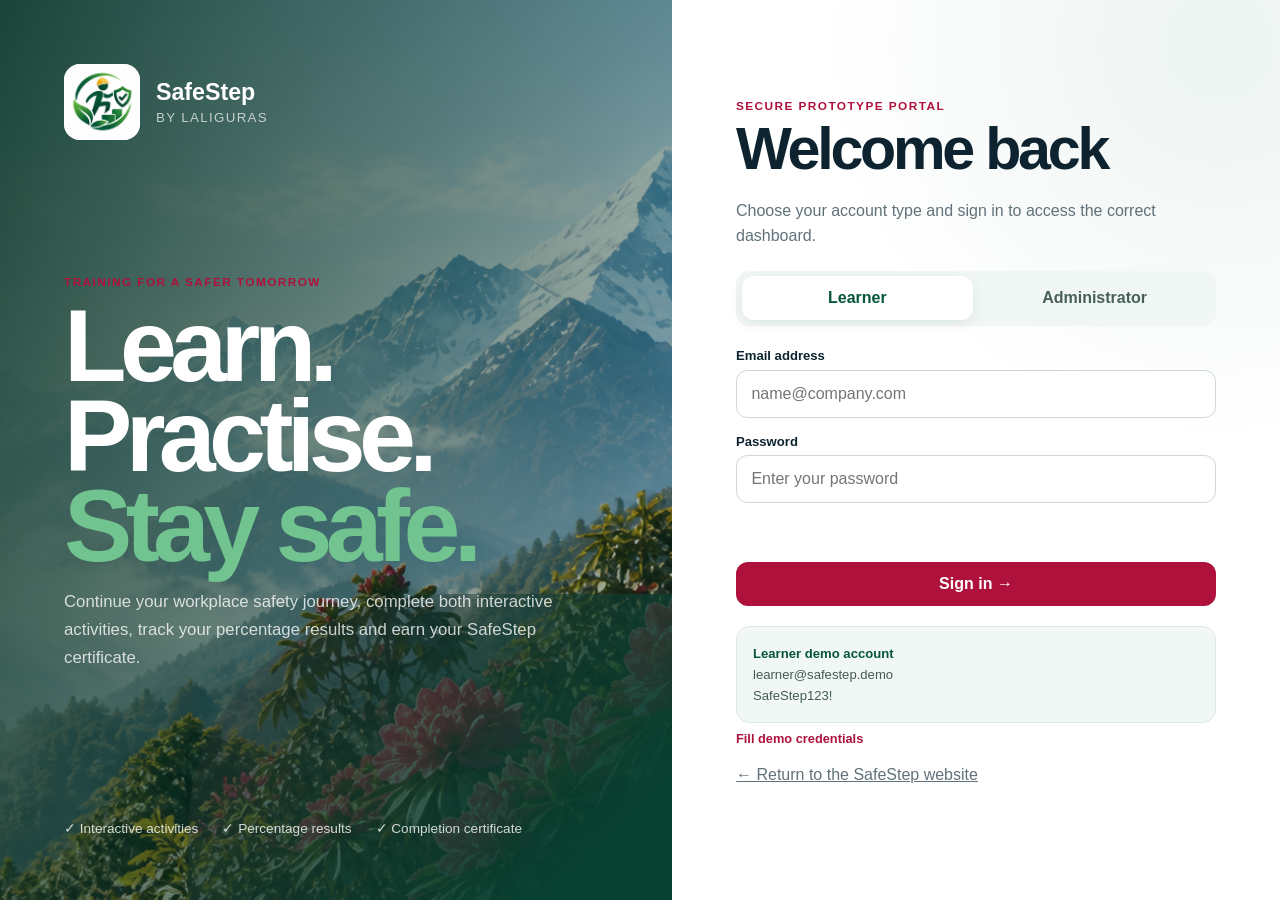
<file: help.html>
<!doctype html>
<html lang="en">
  <head>
    <meta charset="utf-8" />
    <meta name="viewport" content="width=device-width, initial-scale=1" />
    <title>Help & Support | SafeStep</title>
    <link rel="icon" href="assets/images/safestep-logo.png" type="image/png" />
    <link rel="stylesheet" href="css/portal.css" />
    <script src="js/portal.js" defer></script>
  </head>
  <body data-page="help" data-require-role="learner">
    <a class="portal-skip" href="#portal-content">Skip to help</a>
    <div class="portal-shell">
      <aside class="portal-sidebar" aria-label="Learner navigation">
        <a class="portal-brand" href="dashboard.html"
          ><img
            src="assets/images/safestep-logo.png"
            alt="SafeStep logo"
          /><span
            ><strong>SafeStep</strong><small>Learner portal</small></span
          ></a
        >
        <nav class="portal-nav">
          <a href="dashboard.html"><span class="nav-icon">⌂</span>Dashboard</a>
          <a href="dashboard.html#my-learning"
            ><span class="nav-icon">▤</span>My Learning</a
          >
          <a href="certificate.html"
            ><span class="nav-icon">◆</span>Certificate</a
          >
          <a href="profile.html"><span class="nav-icon">●</span>Profile</a>
          <a href="help.html" aria-current="page"
            ><span class="nav-icon">?</span>Help</a
          >
        </nav>
        <div class="portal-sidebar-footer">
          <nav class="portal-nav">
            <button type="button" data-logout>
              <span class="nav-icon">↪</span>Log out
            </button>
          </nav>
        </div>
      </aside>
      <main class="portal-main" id="portal-content">
        <header class="portal-topbar">
          <a class="portal-mobile-brand" href="dashboard.html"
            ><img src="assets/images/safestep-logo.png" alt="" />SafeStep</a
          >
          <span class="portal-date" data-current-date></span>
          <div class="portal-user">
            <span class="portal-avatar" data-user-initials></span>
            <div>
              <strong data-user-name></strong><small data-user-role></small>
            </div>
          </div>
          <button class="secondary topbar-logout" type="button" data-logout>
            Log out
          </button>
        </header>
        <div class="portal-content">
          <header class="portal-page-title">
            <div>
              <span class="portal-kicker">Help centre</span>
              <h1>Help & support</h1>
              <p>
                Answers for training, results, certificates and account access.
              </p>
            </div>
          </header>
          <div class="help-grid">
            <section class="faq-list" aria-label="Frequently asked questions">
              <details class="faq-item" open>
                <summary>How do I start a training activity?</summary>
                <p>
                  Open My Learning from the dashboard and select Start activity.
                  Read the module brief, begin the scenario, find all four
                  hazards, then complete the three-question assessment.
                </p>
              </details>
              <details class="faq-item">
                <summary>How are my marks calculated?</summary>
                <p>
                  Each activity awards up to 70 raw points: 40 for finding four
                  hazards and 30 for three assessment answers. SafeStep converts
                  the result into a percentage, so 70 points appears as 100%.
                </p>
              </details>
              <details class="faq-item">
                <summary>How do I earn my certificate?</summary>
                <p>
                  Complete both Warehouse Hazard Training and Working at Height.
                  After both are finished, your certificate unlocks
                  automatically in the learner dashboard.
                </p>
              </details>
              <details class="faq-item">
                <summary>Can I repeat an activity?</summary>
                <p>
                  Yes. Select Repeat activity from the result screen or learner
                  dashboard. Your newest result replaces the previous result for
                  that activity.
                </p>
              </details>
              <details class="faq-item">
                <summary>How do I save or download my certificate?</summary>
                <p>
                  Open the certificate page and choose Print / Save PDF. In the
                  browser print window, select Save as PDF to download a copy.
                </p>
              </details>
              <details class="faq-item">
                <summary>Where is my progress stored?</summary>
                <p>
                  This student prototype stores account and progress information
                  only in this browser. Clearing browser storage resets the
                  prototype data.
                </p>
              </details>
            </section>
            <aside class="portal-card support-card">
              <span class="stat-icon">✉</span>
              <h2>Still need help?</h2>
              <p>
                Contact the Laliguras project team for prototype support or
                questions about SafeStep.
              </p>
              <a class="portal-button" href="mailto:ishanbhan61@gmail.com"
                >Email support</a
              >
              <p><small>ishanbhan61@gmail.com</small></p>
            </aside>
          </div>
        </div>
      </main>
    </div>
  </body>
</html>
</file>
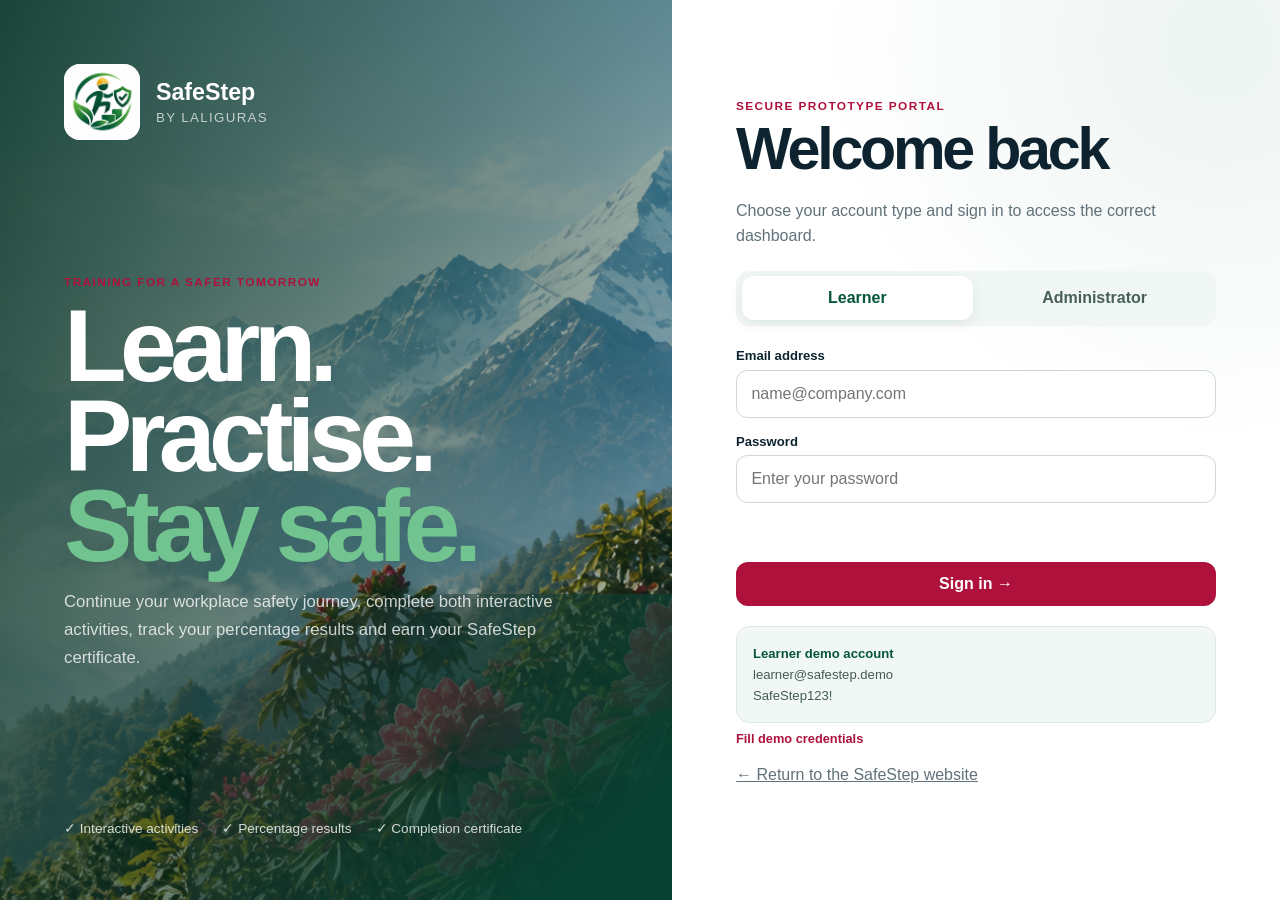
<file: login.html>
<!doctype html>
<html lang="en">
  <head>
    <meta charset="utf-8" />
    <meta name="viewport" content="width=device-width, initial-scale=1" />
    <meta name="theme-color" content="#07553d" />
    <title>Sign In | SafeStep</title>
    <meta
      name="description"
      content="Sign in to the SafeStep learner or administrator training portal."
    />
    <link rel="icon" href="assets/images/safestep-logo.png" type="image/png" />
    <link rel="stylesheet" href="css/portal.css" />
    <script src="js/portal.js" defer></script>
  </head>
  <body data-page="login">
    <a class="portal-skip" href="#login-form">Skip to sign in</a>
    <main class="login-page">
      <section class="login-visual" aria-labelledby="login-hero-title">
        <a class="login-brand" href="index.html">
          <img
            src="assets/images/safestep-logo.png"
            alt="SafeStep workplace safety logo"
            width="1536"
            height="1536"
          />
          <span><strong>SafeStep</strong><small>by Laliguras</small></span>
        </a>
        <div class="login-hero-copy">
          <span class="portal-kicker">Training for a safer tomorrow</span>
          <h1>Learn. Practise. <span>Stay safe.</span></h1>
          <p>
            Continue your workplace safety journey, complete both interactive
            activities, track your percentage results and earn your SafeStep
            certificate.
          </p>
        </div>
        <div class="login-points" aria-label="SafeStep benefits">
          <span>✓ Interactive activities</span>
          <span>✓ Percentage results</span>
          <span>✓ Completion certificate</span>
        </div>
      </section>
      <section class="login-panel" aria-labelledby="sign-in-title">
        <div class="login-card">
          <span class="portal-kicker">Secure prototype portal</span>
          <h2 id="sign-in-title">Welcome back</h2>
          <p>
            Choose your account type and sign in to access the correct
            dashboard.
          </p>
          <div data-existing-session hidden>
            <a class="portal-button green" data-continue-session href="#"
              >Continue current session</a
            >
          </div>
          <div class="role-tabs" role="tablist" aria-label="Account type">
            <button
              class="role-tab"
              type="button"
              role="tab"
              aria-selected="true"
              data-role-tab="learner"
            >
              Learner
            </button>
            <button
              class="role-tab"
              type="button"
              role="tab"
              aria-selected="false"
              data-role-tab="admin"
            >
              Administrator
            </button>
          </div>
          <form class="login-form" id="login-form" data-login-form novalidate>
            <input type="hidden" name="role" value="learner" />
            <div class="login-field">
              <label for="login-email">Email address</label>
              <input
                id="login-email"
                name="email"
                type="email"
                autocomplete="username"
                required
                placeholder="name@company.com"
              />
            </div>
            <div class="login-field">
              <label for="login-password">Password</label>
              <input
                id="login-password"
                name="password"
                type="password"
                autocomplete="current-password"
                required
                placeholder="Enter your password"
              />
            </div>
            <p class="login-error" role="alert" data-login-error></p>
            <button class="login-submit" type="submit">Sign in →</button>
          </form>
          <div class="demo-account" data-demo-credentials></div>
          <button class="demo-fill" type="button" data-demo-fill>
            Fill demo credentials
          </button>
          <p>
            <a href="index.html">← Return to the SafeStep website</a>
          </p>
        </div>
      </section>
    </main>
  </body>
</html>
</file>
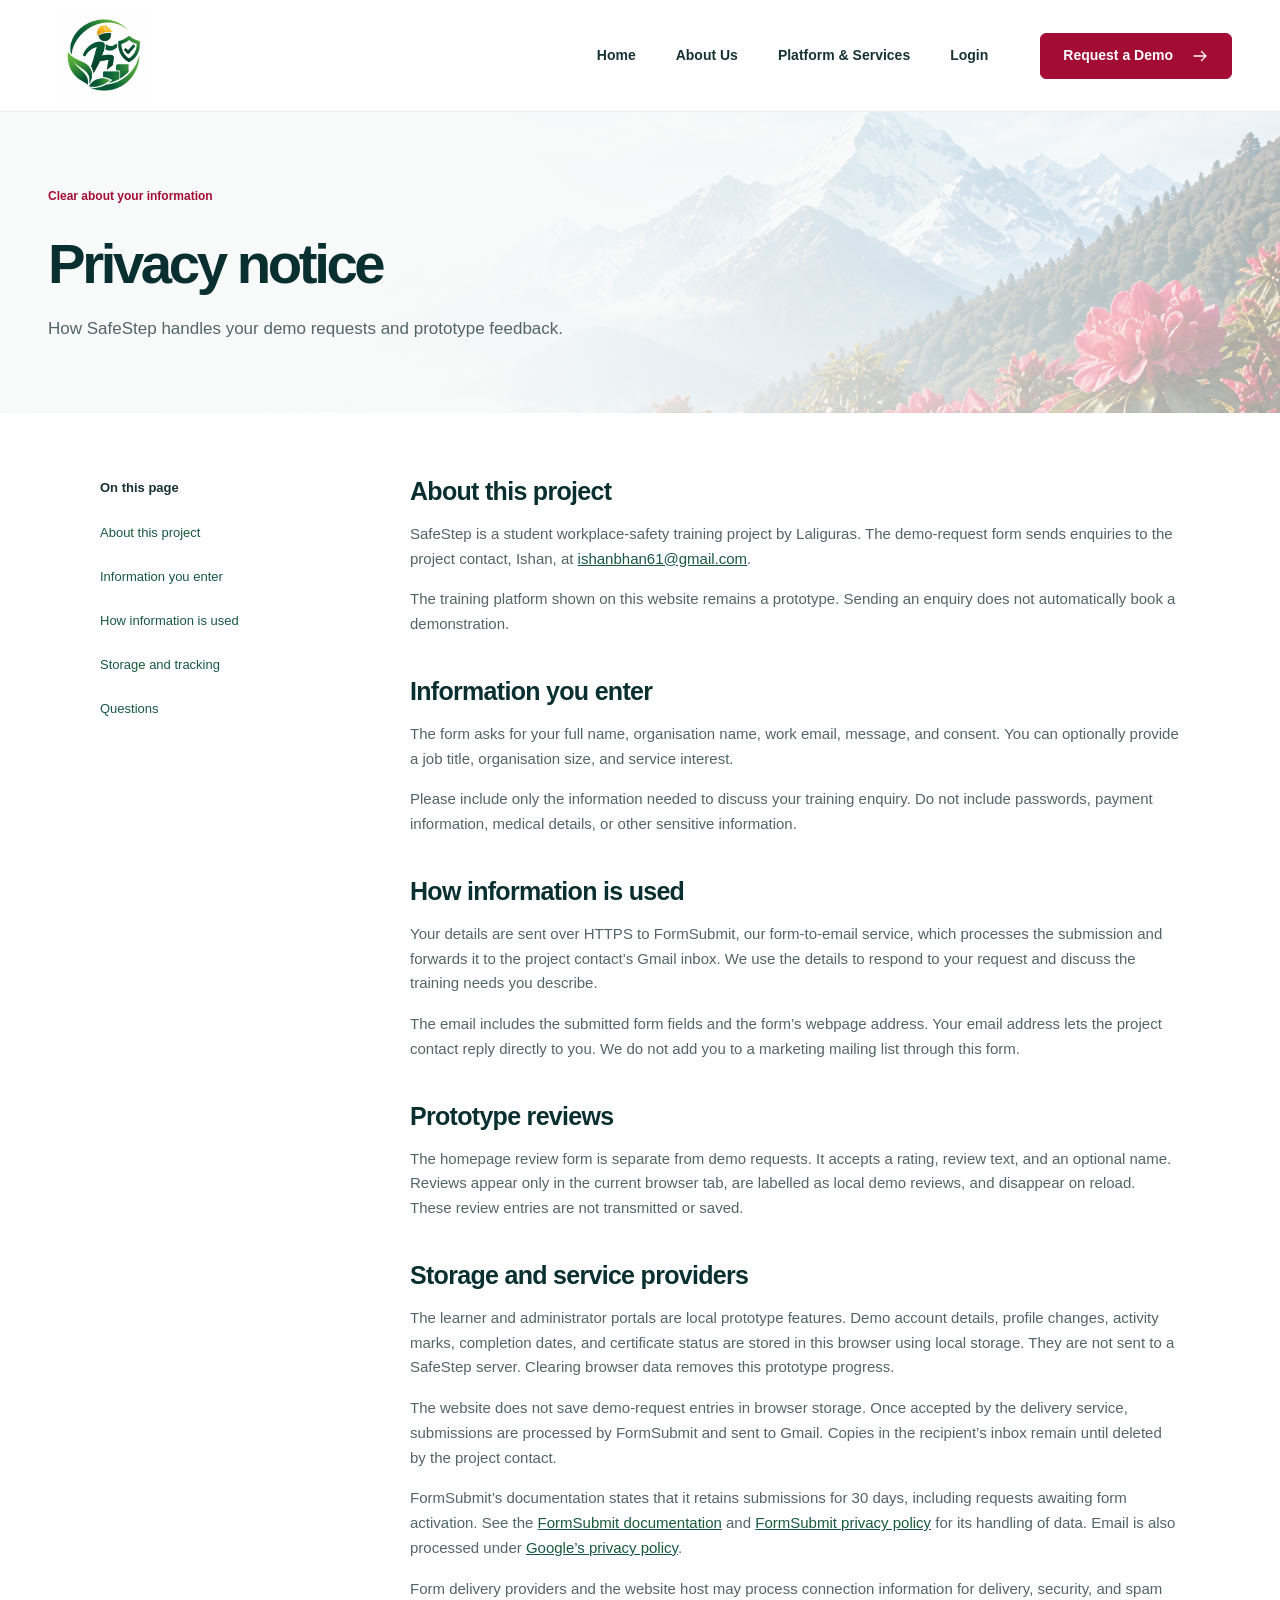
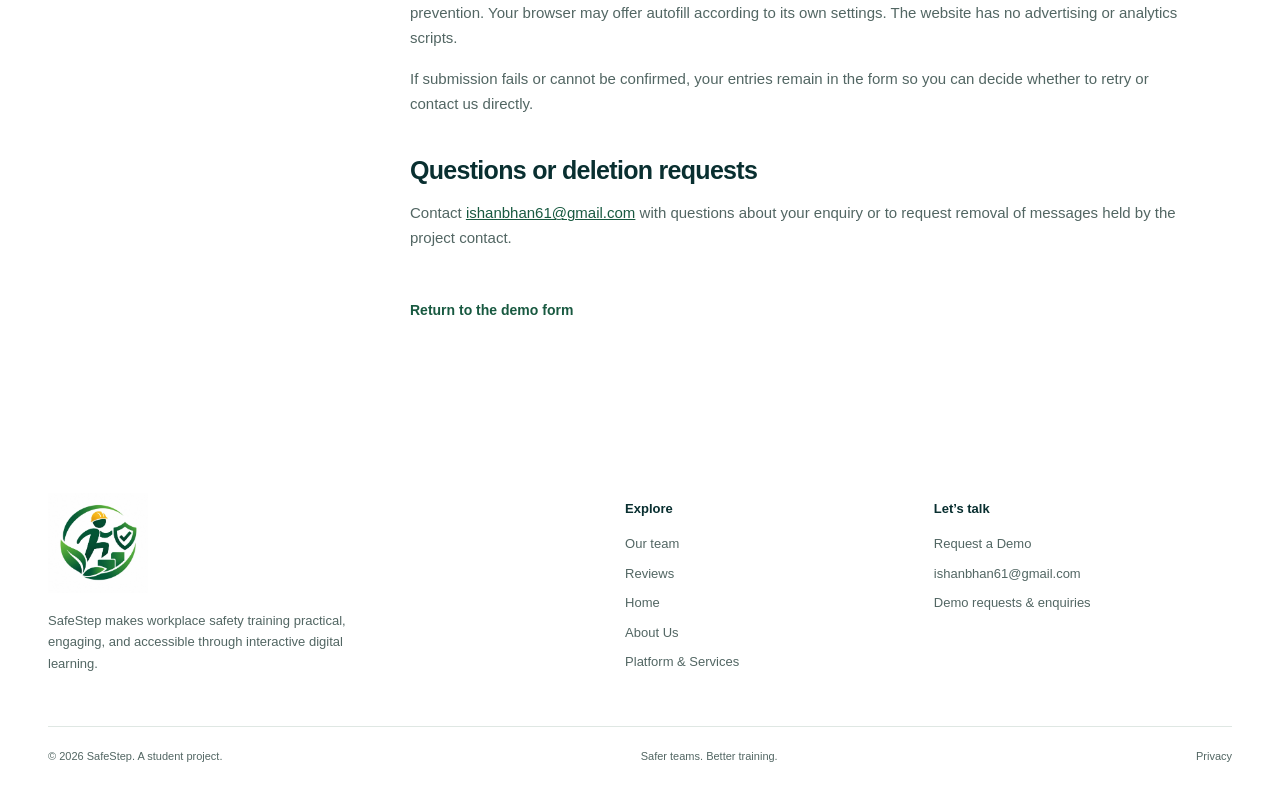
<file: privacy.html>
<!doctype html>
<html lang="en">
  <head>
    <meta charset="utf-8" />
    <meta name="viewport" content="width=device-width, initial-scale=1" />
    <meta name="theme-color" content="#092F30" />
    <title>Privacy | SafeStep</title>
    <meta
      name="description"
      content="Read how SafeStep sends demo enquiries through FormSubmit to the project contact and handles prototype review entries."
    />
    <meta property="og:title" content="Privacy | SafeStep" />
    <meta
      property="og:description"
      content="Read how SafeStep sends demo enquiries through FormSubmit to the project contact and handles prototype review entries."
    />
    <meta property="og:type" content="website" />
    <meta property="og:site_name" content="SafeStep" />
    <link rel="icon" href="assets/images/safestep-logo.png" type="image/png" />
    <link rel="stylesheet" href="css/styles.css" />
    <link rel="stylesheet" href="css/refinement.css" />
    <script src="js/main.js" defer></script>
  </head>
  <body>
    <a class="skip-link" href="#main">Skip to content</a>
    <header class="site-header">
      <div class="container header-inner">
        <a class="brand" href="index.html" aria-label="SafeStep home"
          ><img
            src="assets/images/safestep-logo.png"
            alt="SafeStep workplace safety logo"
            width="1536"
            height="1024" /></a
        ><button
          type="button"
          class="menu-toggle"
          aria-controls="site-nav"
          aria-expanded="false"
        >
          <span>Menu</span
          ><svg
            class="icon"
            viewBox="0 0 24 24"
            fill="none"
            stroke="currentColor"
            stroke-width="2"
            aria-hidden="true"
          >
            <path d="M4 6h16M4 12h16M4 18h16" />
          </svg>
        </button>
        <nav id="site-nav" aria-label="Main navigation">
          <a href="index.html">Home</a><a href="about.html">About Us</a
          ><a href="services.html">Platform & Services</a
          ><a href="login.html">Login</a
          ><a class="button header-cta" href="contact.html"
            >Request a Demo
            <svg
              class="icon"
              viewBox="0 0 24 24"
              fill="none"
              stroke="currentColor"
              stroke-width="1.7"
              stroke-linecap="round"
              stroke-linejoin="round"
              aria-hidden="true"
            >
              <path d="M4 12h16m-6-6 6 6-6 6" /></svg
          ></a>
        </nav>
      </div>
    </header>
    <main id="main">
      <section class="page-hero privacy-hero">
        <div class="container">
          <span class="eyebrow">Clear about your information</span>
          <h1>Privacy notice</h1>
          <p>How SafeStep handles your demo requests and prototype feedback.</p>
        </div>
      </section>
      <section class="section">
        <div class="container privacy-layout">
          <aside>
            <strong>On this page</strong
            ><a href="#project">About this project</a
            ><a href="#information">Information you enter</a
            ><a href="#use">How information is used</a
            ><a href="#storage">Storage and tracking</a
            ><a href="#questions">Questions</a>
          </aside>
          <div class="privacy-content">
            <section id="project">
              <h2>About this project</h2>
              <p>
                SafeStep is a student workplace-safety training project by
                Laliguras. The demo-request form sends enquiries to the project
                contact, Ishan, at
                <a href="mailto:ishanbhan61@gmail.com">ishanbhan61@gmail.com</a
                >.
              </p>
              <p>
                The training platform shown on this website remains a prototype.
                Sending an enquiry does not automatically book a demonstration.
              </p>
            </section>
            <section id="information">
              <h2>Information you enter</h2>
              <p>
                The form asks for your full name, organisation name, work email,
                message, and consent. You can optionally provide a job title,
                organisation size, and service interest.
              </p>
              <p>
                Please include only the information needed to discuss your
                training enquiry. Do not include passwords, payment information,
                medical details, or other sensitive information.
              </p>
            </section>
            <section id="use">
              <h2>How information is used</h2>
              <p>
                Your details are sent over HTTPS to FormSubmit, our
                form-to-email service, which processes the submission and
                forwards it to the project contact’s Gmail inbox. We use the
                details to respond to your request and discuss the training
                needs you describe.
              </p>
              <p>
                The email includes the submitted form fields and the form’s
                webpage address. Your email address lets the project contact
                reply directly to you. We do not add you to a marketing mailing
                list through this form.
              </p>
            </section>
            <section id="reviews-privacy">
              <h2>Prototype reviews</h2>
              <p>
                The homepage review form is separate from demo requests. It
                accepts a rating, review text, and an optional name. Reviews
                appear only in the current browser tab, are labelled as local
                demo reviews, and disappear on reload. These review entries are
                not transmitted or saved.
              </p>
            </section>
            <section id="storage">
              <h2>Storage and service providers</h2>
              <p>
                The learner and administrator portals are local prototype
                features. Demo account details, profile changes, activity marks,
                completion dates, and certificate status are stored in this
                browser using local storage. They are not sent to a SafeStep
                server. Clearing browser data removes this prototype progress.
              </p>
              <p>
                The website does not save demo-request entries in browser
                storage. Once accepted by the delivery service, submissions are
                processed by FormSubmit and sent to Gmail. Copies in the
                recipient’s inbox remain until deleted by the project contact.
              </p>
              <p>
                FormSubmit’s documentation states that it retains submissions
                for 30 days, including requests awaiting form activation. See
                the
                <a href="https://formsubmit.co/documentation"
                  >FormSubmit documentation</a
                >
                and
                <a href="https://formsubmit.co/privacy.pdf"
                  >FormSubmit privacy policy</a
                >
                for its handling of data. Email is also processed under
                <a href="https://policies.google.com/privacy"
                  >Google’s privacy policy</a
                >.
              </p>
              <p>
                Form delivery providers and the website host may process
                connection information for delivery, security, and spam
                prevention. Your browser may offer autofill according to its own
                settings. The website has no advertising or analytics scripts.
              </p>
              <p>
                If submission fails or cannot be confirmed, your entries remain
                in the form so you can decide whether to retry or contact us
                directly.
              </p>
            </section>
            <section id="questions">
              <h2>Questions or deletion requests</h2>
              <p>
                Contact
                <a href="mailto:ishanbhan61@gmail.com">ishanbhan61@gmail.com</a>
                with questions about your enquiry or to request removal of
                messages held by the project contact.
              </p>
              <a class="text-link" href="contact.html"
                >Return to the demo form</a
              >
            </section>
          </div>
        </div>
      </section>
    </main>
    <footer class="site-footer">
      <div class="container footer-grid">
        <div class="footer-about">
          <a class="brand" href="index.html" aria-label="SafeStep home"
            ><img
              src="assets/images/safestep-logo.png"
              alt="SafeStep workplace safety logo"
              width="224"
              height="48"
          /></a>
          <p>
            SafeStep makes workplace safety training practical, engaging, and
            accessible through interactive digital learning.
          </p>
        </div>
        <div>
          <h2>Explore</h2>
          <a href="index.html#team">Our team</a
          ><a href="index.html#reviews">Reviews</a> <a href="index.html">Home</a
          ><a href="about.html">About Us</a
          ><a href="services.html">Platform & Services</a>
        </div>
        <div>
          <h2>Let’s talk</h2>
          <a href="contact.html">Request a Demo</a
          ><a href="mailto:ishanbhan61@gmail.com">ishanbhan61@gmail.com</a
          ><span class="small-text">Demo requests & enquiries</span>
        </div>
      </div>
      <div class="container footer-bottom">
        <span>© 2026 SafeStep. A student project.</span
        ><span>Safer teams. Better training.</span
        ><a href="privacy.html">Privacy</a>
      </div>
    </footer>
  </body>
</html>
</file>
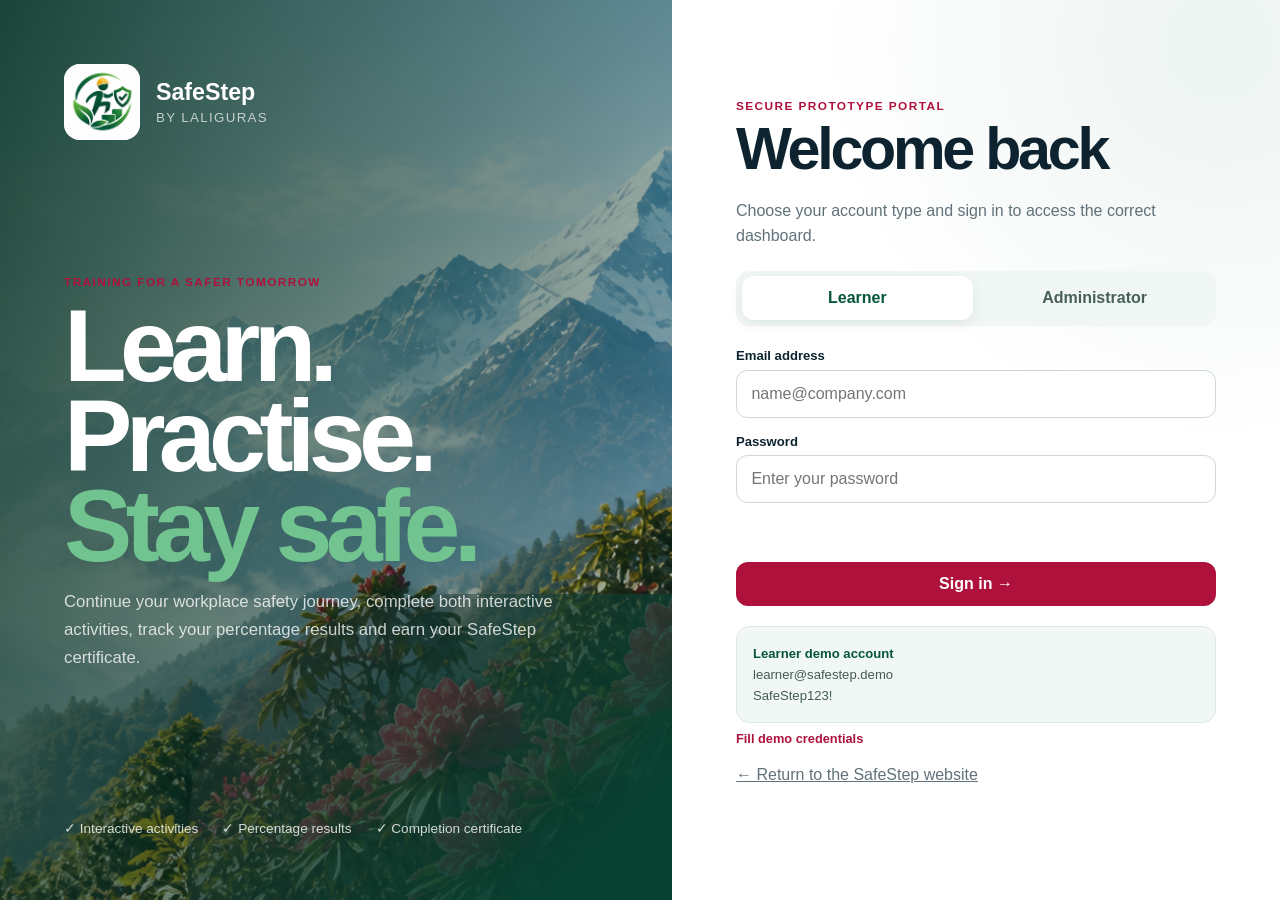
<file: profile.html>
<!doctype html>
<html lang="en">
  <head>
    <meta charset="utf-8" />
    <meta name="viewport" content="width=device-width, initial-scale=1" />
    <title>My Profile | SafeStep</title>
    <link rel="icon" href="assets/images/safestep-logo.png" type="image/png" />
    <link rel="stylesheet" href="css/portal.css" />
    <script src="js/portal.js" defer></script>
  </head>
  <body data-page="profile" data-require-role="learner">
    <a class="portal-skip" href="#portal-content">Skip to profile</a>
    <div class="portal-shell">
      <aside class="portal-sidebar" aria-label="Learner navigation">
        <a class="portal-brand" href="dashboard.html"
          ><img
            src="assets/images/safestep-logo.png"
            alt="SafeStep logo"
          /><span
            ><strong>SafeStep</strong><small>Learner portal</small></span
          ></a
        >
        <nav class="portal-nav">
          <a href="dashboard.html"><span class="nav-icon">⌂</span>Dashboard</a>
          <a href="dashboard.html#my-learning"
            ><span class="nav-icon">▤</span>My Learning</a
          >
          <a href="certificate.html"
            ><span class="nav-icon">◆</span>Certificate</a
          >
          <a href="profile.html" aria-current="page"
            ><span class="nav-icon">●</span>Profile</a
          >
          <a href="help.html"><span class="nav-icon">?</span>Help</a>
        </nav>
        <div class="portal-sidebar-footer">
          <nav class="portal-nav">
            <button type="button" data-logout>
              <span class="nav-icon">↪</span>Log out
            </button>
          </nav>
        </div>
      </aside>
      <main class="portal-main" id="portal-content">
        <header class="portal-topbar">
          <a class="portal-mobile-brand" href="dashboard.html"
            ><img src="assets/images/safestep-logo.png" alt="" />SafeStep</a
          >
          <span class="portal-date" data-current-date></span>
          <div class="portal-user">
            <span class="portal-avatar" data-user-initials></span>
            <div>
              <strong data-user-name></strong><small data-user-role></small>
            </div>
          </div>
          <button class="secondary topbar-logout" type="button" data-logout>
            Log out
          </button>
        </header>
        <div class="portal-content">
          <header class="portal-page-title">
            <div>
              <span class="portal-kicker">Account settings</span>
              <h1>My profile</h1>
              <p>
                Keep your learner details accurate for your training
                certificate.
              </p>
            </div>
          </header>
          <div class="profile-grid">
            <section class="portal-card" aria-labelledby="details-title">
              <h2 id="details-title">Personal information</h2>
              <form data-profile-form>
                <div class="form-grid">
                  <div class="field full">
                    <label for="profile-name">Full name</label
                    ><input id="profile-name" name="name" required />
                  </div>
                  <div class="field">
                    <label for="profile-email">Email address</label
                    ><input
                      id="profile-email"
                      name="email"
                      type="email"
                      required
                    />
                  </div>
                  <div class="field">
                    <label for="profile-phone">Phone number</label
                    ><input id="profile-phone" name="phone" type="tel" />
                  </div>
                  <div class="field">
                    <label for="profile-organisation">Organisation</label
                    ><input id="profile-organisation" name="organisation" />
                  </div>
                  <div class="field">
                    <label for="profile-role">Account role</label
                    ><input id="profile-role" name="role" readonly />
                  </div>
                </div>
                <p class="form-message" role="status" data-form-message></p>
                <button type="submit">Update profile →</button>
              </form>
            </section>
            <aside class="portal-card profile-summary">
              <span class="portal-avatar" data-user-initials></span>
              <h2 data-user-name></h2>
              <p>SafeStep learner</p>
              <div class="profile-detail">
                <span>Email</span><strong data-profile-email></strong>
              </div>
              <div class="profile-detail">
                <span>Organisation</span
                ><strong data-profile-organisation></strong>
              </div>
              <div class="profile-detail">
                <span>Certificate name</span><strong data-user-name></strong>
              </div>
            </aside>
          </div>
        </div>
      </main>
    </div>
  </body>
</html>
</file>
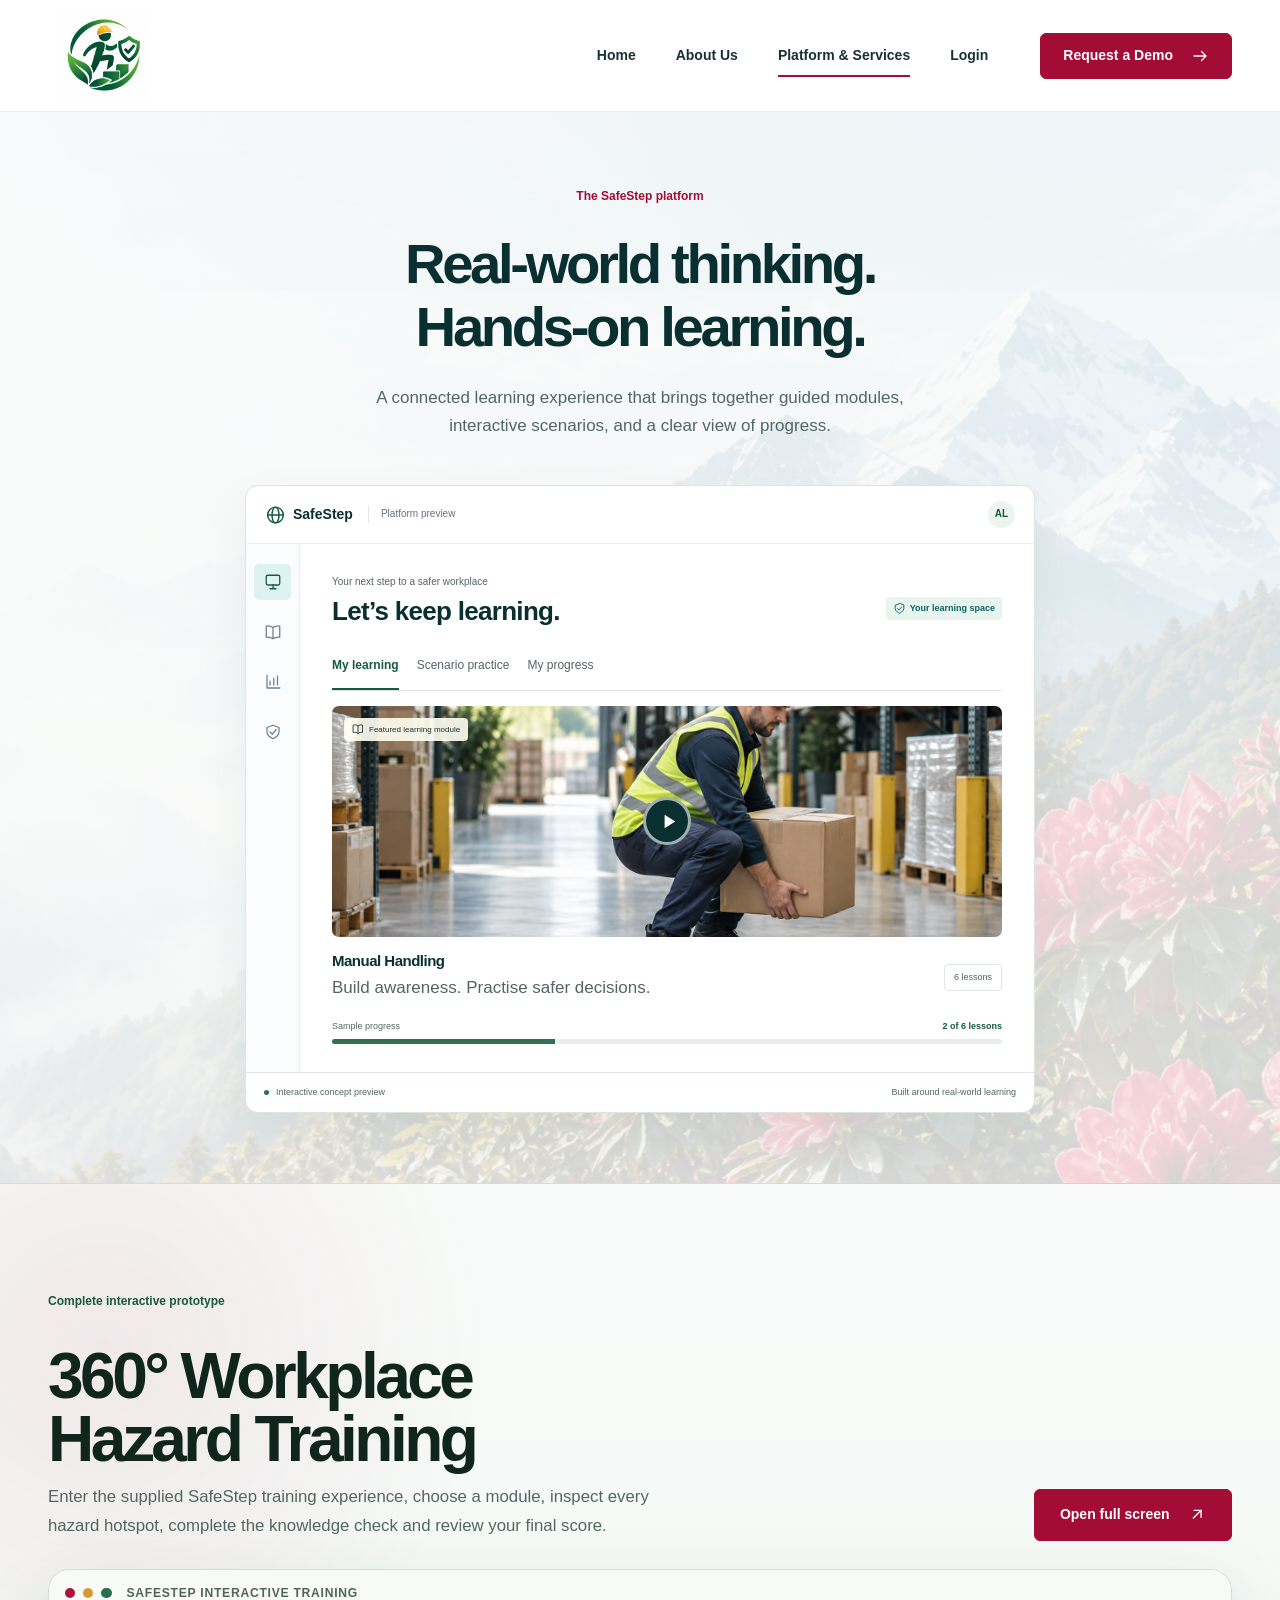
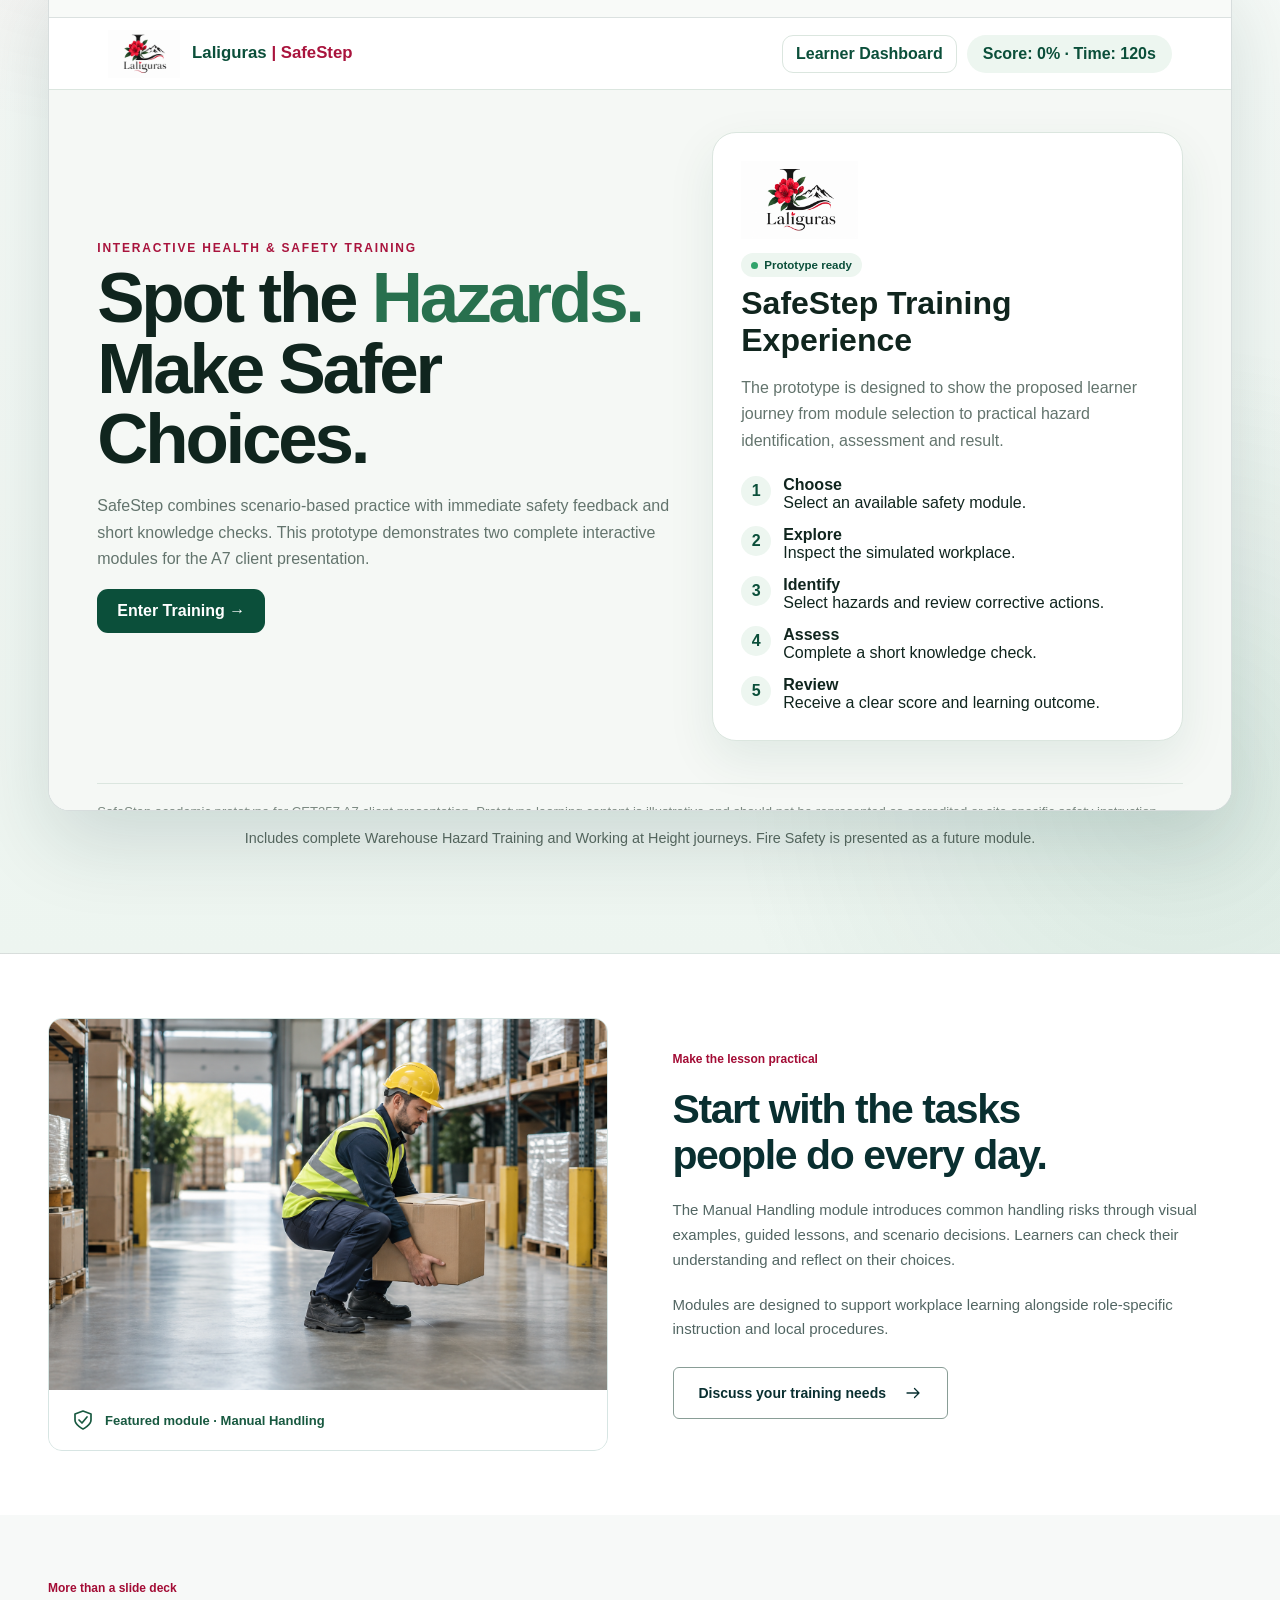
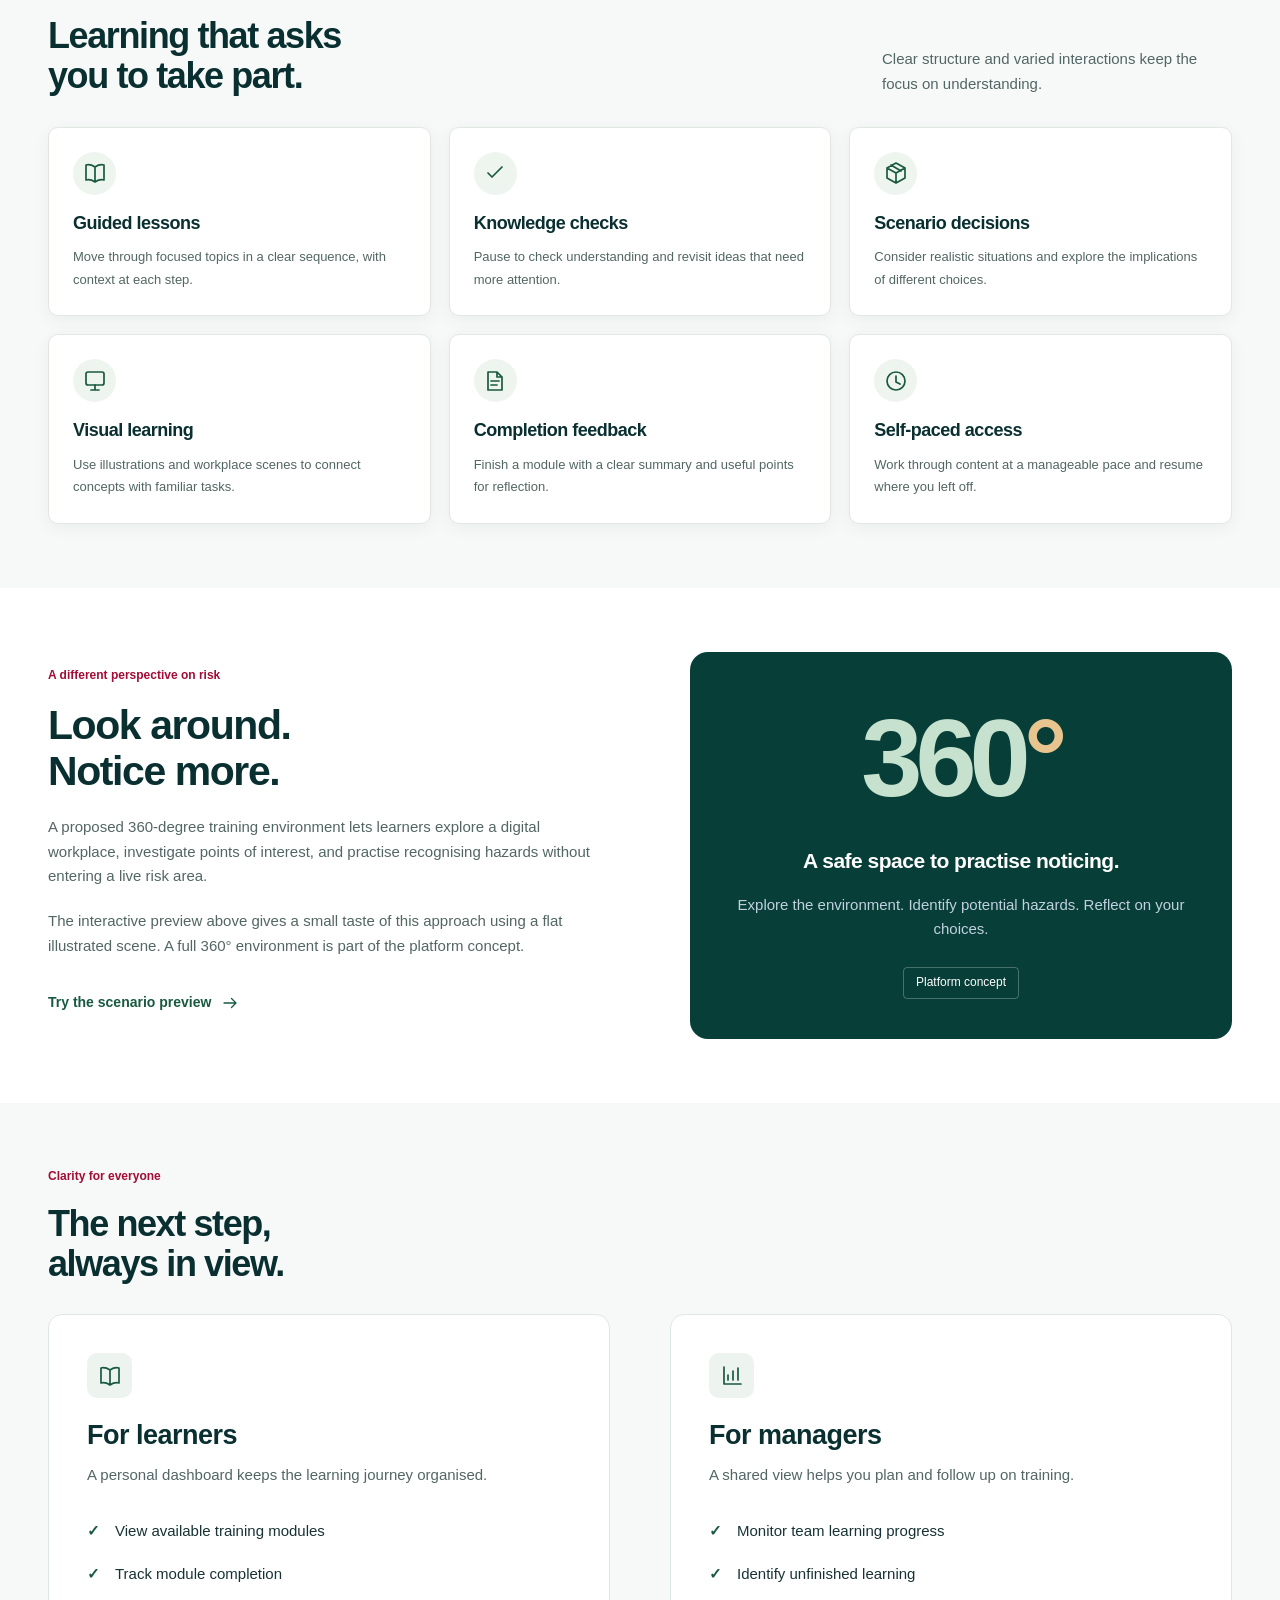
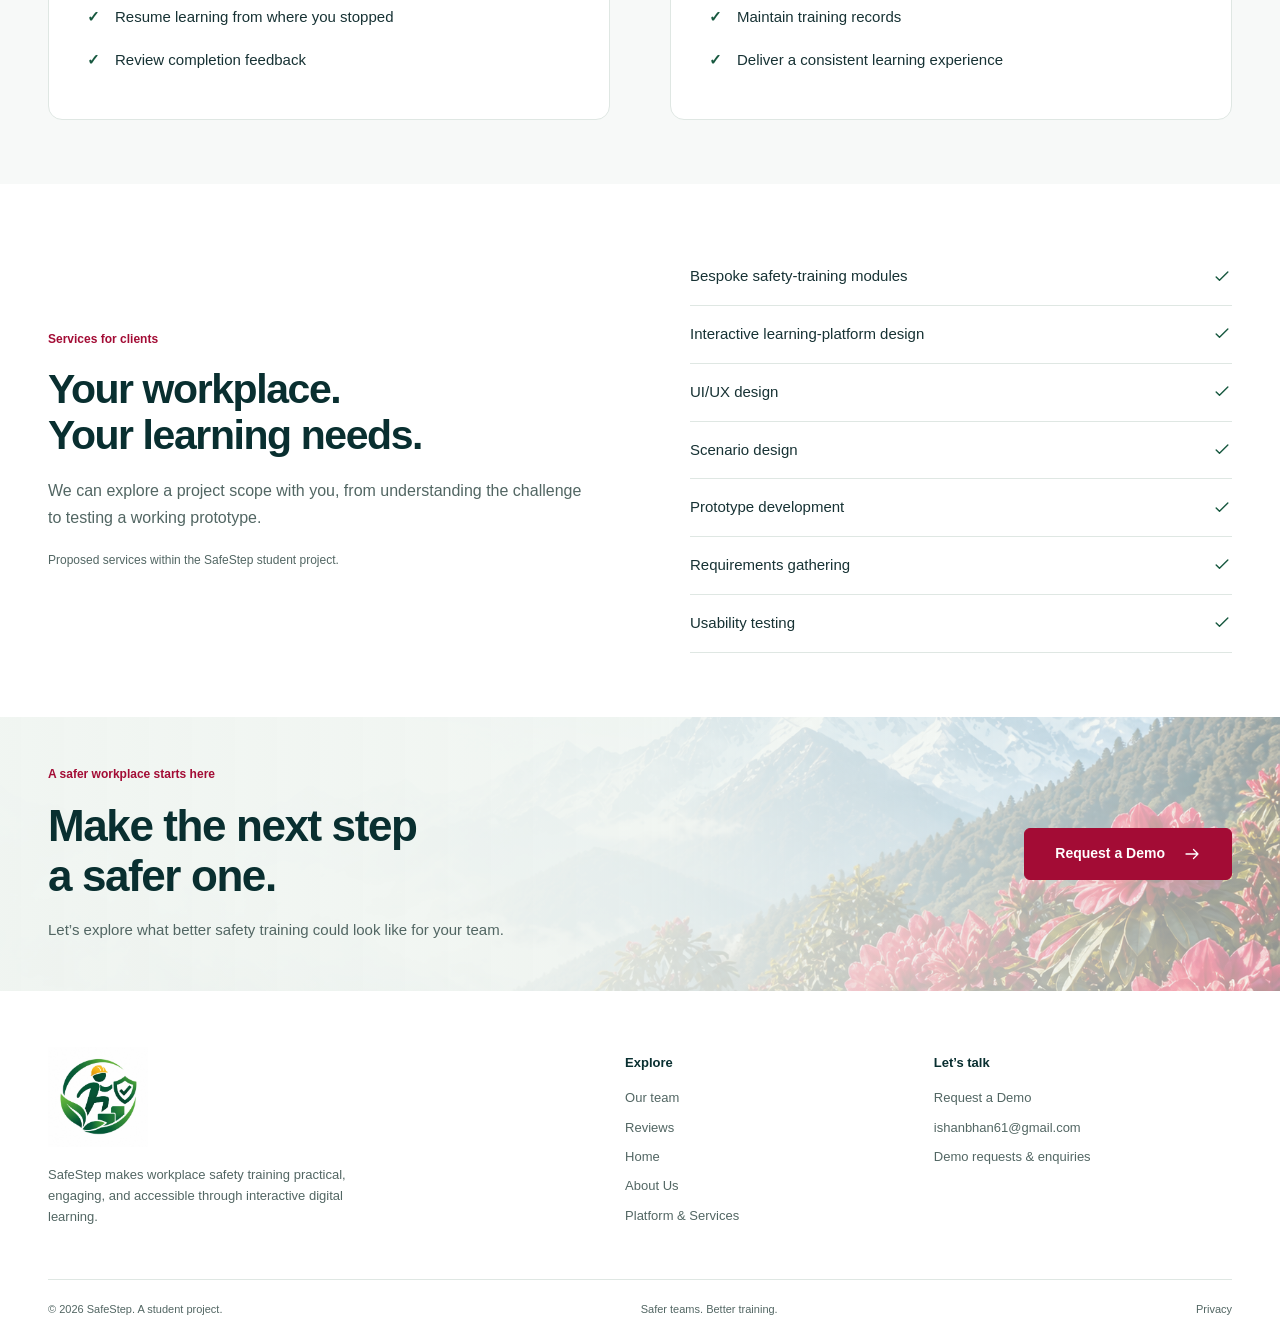
<file: services.html>
<!doctype html>
<html lang="en">
  <head>
    <meta charset="utf-8" />
    <meta name="viewport" content="width=device-width, initial-scale=1" />
    <meta name="theme-color" content="#092F30" />
    <title>Platform & Services | SafeStep</title>
    <meta
      name="description"
      content="Explore interactive safety modules, Manual Handling training, 360-degree scenarios, learner dashboards, and proposed SafeStep services."
    />
    <meta property="og:title" content="Platform & Services | SafeStep" />
    <meta
      property="og:description"
      content="Explore interactive safety modules, Manual Handling training, 360-degree scenarios, learner dashboards, and proposed SafeStep services."
    />
    <meta property="og:type" content="website" />
    <meta property="og:site_name" content="SafeStep" />
    <link rel="icon" href="assets/images/safestep-logo.png" type="image/png" />
    <link rel="stylesheet" href="css/styles.css" />
    <link rel="stylesheet" href="css/refinement.css" />
    <script src="js/main.js?v=20260917-complete-training" defer></script>
  </head>
  <body>
    <a class="skip-link" href="#main">Skip to content</a>
    <header class="site-header">
      <div class="container header-inner">
        <a class="brand" href="index.html" aria-label="SafeStep home"
          ><img
            src="assets/images/safestep-logo.png"
            alt="SafeStep workplace safety logo"
            width="1536"
            height="1024" /></a
        ><button
          type="button"
          class="menu-toggle"
          aria-controls="site-nav"
          aria-expanded="false"
        >
          <span>Menu</span
          ><svg
            class="icon"
            viewBox="0 0 24 24"
            fill="none"
            stroke="currentColor"
            stroke-width="2"
            aria-hidden="true"
          >
            <path d="M4 6h16M4 12h16M4 18h16" />
          </svg>
        </button>
        <nav id="site-nav" aria-label="Main navigation">
          <a href="index.html">Home</a><a href="about.html">About Us</a
          ><a href="services.html" aria-current="page">Platform & Services</a
          ><a href="login.html">Login</a
          ><a class="button header-cta" href="contact.html"
            >Request a Demo
            <svg
              class="icon"
              viewBox="0 0 24 24"
              fill="none"
              stroke="currentColor"
              stroke-width="1.7"
              stroke-linecap="round"
              stroke-linejoin="round"
              aria-hidden="true"
            >
              <path d="M4 12h16m-6-6 6 6-6 6" /></svg
          ></a>
        </nav>
      </div>
    </header>
    <main id="main">
      <section class="page-hero services-hero">
        <div class="container">
          <div class="center-heading">
            <span class="eyebrow">The SafeStep platform</span>
            <h1>
              Real-world thinking.<br />
              Hands-on learning.
            </h1>
            <p>
              A connected learning experience that brings together guided
              modules, interactive scenarios, and a clear view of progress.
            </p>
          </div>
          <div class="services-preview">
            <div
              class="platform-preview"
              aria-label="Interactive SafeStep platform preview"
            >
              <div class="preview-toolbar">
                <span class="mini-brand"
                  ><svg
                    class="icon"
                    viewBox="0 0 24 24"
                    fill="none"
                    stroke="currentColor"
                    stroke-width="1.7"
                    stroke-linecap="round"
                    stroke-linejoin="round"
                    aria-hidden="true"
                  >
                    <circle cx="12" cy="12" r="9" />
                    <ellipse cx="12" cy="12" rx="4" ry="9" />
                    <path d="M3 12h18" />
                  </svg>
                  SafeStep
                  <span class="preview-tag">Platform preview</span></span
                ><span class="avatar" aria-label="Sample learner">AL</span>
              </div>
              <div class="preview-layout">
                <div class="preview-sidebar" aria-hidden="true">
                  <span class="side-symbol active"
                    ><svg
                      class="icon"
                      viewBox="0 0 24 24"
                      fill="none"
                      stroke="currentColor"
                      stroke-width="1.7"
                      stroke-linecap="round"
                      stroke-linejoin="round"
                      aria-hidden="true"
                    >
                      <rect x="3" y="3" width="18" height="13" rx="2" />
                      <path d="M8 21h8M12 16v5" /></svg></span
                  ><span class="side-symbol"
                    ><svg
                      class="icon"
                      viewBox="0 0 24 24"
                      fill="none"
                      stroke="currentColor"
                      stroke-width="1.7"
                      stroke-linecap="round"
                      stroke-linejoin="round"
                      aria-hidden="true"
                    >
                      <path
                        d="M12 6v15M3 4c4-1 6 0 9 2 3-2 5-3 9-2v15c-4-1-6 0-9 2-3-2-5-3-9-2z"
                      /></svg></span
                  ><span class="side-symbol"
                    ><svg
                      class="icon"
                      viewBox="0 0 24 24"
                      fill="none"
                      stroke="currentColor"
                      stroke-width="1.7"
                      stroke-linecap="round"
                      stroke-linejoin="round"
                      aria-hidden="true"
                    >
                      <path
                        d="M4 3v17h17M8 16v-5M13 16V7M18 16V4"
                      /></svg></span
                  ><span class="side-symbol"
                    ><svg
                      class="icon"
                      viewBox="0 0 24 24"
                      fill="none"
                      stroke="currentColor"
                      stroke-width="1.7"
                      stroke-linecap="round"
                      stroke-linejoin="round"
                      aria-hidden="true"
                    >
                      <path d="M12 3 4 6v6c0 5 8 9 8 9s8-4 8-9V6z" />
                      <path d="m8 12 3 3 5-6" /></svg
                  ></span>
                </div>
                <div class="preview-main">
                  <div class="preview-heading">
                    <div>
                      <span class="small-text"
                        >Your next step to a safer workplace</span
                      >
                      <h2 class="preview-title">Let’s keep learning.</h2>
                    </div>
                    <span class="status-pill"
                      ><svg
                        class="icon"
                        viewBox="0 0 24 24"
                        fill="none"
                        stroke="currentColor"
                        stroke-width="1.7"
                        stroke-linecap="round"
                        stroke-linejoin="round"
                        aria-hidden="true"
                      >
                        <path d="M12 3 4 6v6c0 5 8 9 8 9s8-4 8-9V6z" />
                        <path d="m8 12 3 3 5-6" />
                      </svg>
                      Your learning space</span
                    >
                  </div>
                  <div
                    class="preview-tabs"
                    role="tablist"
                    aria-label="Platform preview"
                  >
                    <button
                      type="button"
                      role="tab"
                      id="tab-learning"
                      aria-controls="panel-learning"
                      aria-selected="true"
                      tabindex="0"
                    >
                      My learning</button
                    ><button
                      type="button"
                      role="tab"
                      id="tab-scenario"
                      aria-controls="panel-scenario"
                      aria-selected="false"
                      tabindex="-1"
                    >
                      Scenario practice</button
                    ><button
                      type="button"
                      role="tab"
                      id="tab-progress"
                      aria-controls="panel-progress"
                      aria-selected="false"
                      tabindex="-1"
                    >
                      My progress
                    </button>
                  </div>
                  <div
                    id="panel-learning"
                    role="tabpanel"
                    aria-labelledby="tab-learning"
                    tabindex="0"
                  >
                    <div class="lesson-art">
                      <img
                        src="assets/images/manual-handling.png"
                        width="1536"
                        height="1024"
                        alt="Illustrative warehouse worker demonstrating a controlled lift of a cardboard box"
                      /><span class="art-label"
                        ><svg
                          class="icon"
                          viewBox="0 0 24 24"
                          fill="none"
                          stroke="currentColor"
                          stroke-width="1.7"
                          stroke-linecap="round"
                          stroke-linejoin="round"
                          aria-hidden="true"
                        >
                          <path
                            d="M12 6v15M3 4c4-1 6 0 9 2 3-2 5-3 9-2v15c-4-1-6 0-9 2-3-2-5-3-9-2z"
                          />
                        </svg>
                        Featured learning module</span
                      ><button
                        class="play-button"
                        type="button"
                        aria-label="Explore the manual handling preview"
                        data-open-scenario
                      >
                        <svg viewBox="0 0 24 24" aria-hidden="true">
                          <path d="m9 5 11 7-11 7z" fill="currentColor" />
                        </svg>
                      </button>
                    </div>
                    <div class="lesson-details">
                      <div>
                        <h3 class="lesson-title">Manual Handling</h3>
                        <p>Build awareness. Practise safer decisions.</p>
                      </div>
                      <span class="lesson-count">6 lessons</span>
                    </div>
                    <div class="sample-progress">
                      <span>Sample progress</span
                      ><strong>2 of 6 lessons</strong>
                    </div>
                    <div class="progress-track">
                      <span style="width: 33.333%"></span>
                    </div>
                  </div>
                  <div
                    id="panel-scenario"
                    role="tabpanel"
                    aria-labelledby="tab-scenario"
                    tabindex="0"
                    hidden
                  >
                    <p class="scenario-instruction">
                      Select the three markers to explore potential hazards.
                    </p>
                    <div class="scenario-art">
                      <img
                        src="assets/images/warehouse.svg"
                        width="800"
                        height="460"
                        alt="Warehouse scene with a spill, boxes near an aisle, and a loose cable"
                      /><button
                        class="hazard hazard-one"
                        aria-label="Inspect the floor spill"
                        data-hazard="A spill can create a slippery surface. Report it and follow your workplace procedures."
                        aria-pressed="false"
                      >
                        !</button
                      ><button
                        class="hazard hazard-two"
                        aria-label="Inspect the stacked boxes"
                        data-hazard="Boxes near a walkway can obstruct access. Keep designated routes clear."
                        aria-pressed="false"
                      >
                        !</button
                      ><button
                        class="hazard hazard-three"
                        aria-label="Inspect the loose cable"
                        data-hazard="A loose cable can create a trip hazard. Follow local procedures to make the area safe."
                        aria-pressed="false"
                      >
                        !
                      </button>
                    </div>
                    <div class="scenario-feedback" aria-live="polite">
                      <strong id="hazard-count">0 of 3 explored</strong>
                      <p id="hazard-feedback">
                        Small observations can lead to safer decisions.
                      </p>
                    </div>
                    <button
                      type="button"
                      class="text-button"
                      data-reset-scenario
                    >
                      Reset scenario
                    </button>
                  </div>
                  <div
                    id="panel-progress"
                    role="tabpanel"
                    aria-labelledby="tab-progress"
                    tabindex="0"
                    hidden
                  >
                    <div class="progress-welcome">
                      <svg
                        class="icon"
                        viewBox="0 0 24 24"
                        fill="none"
                        stroke="currentColor"
                        stroke-width="1.7"
                        stroke-linecap="round"
                        stroke-linejoin="round"
                        aria-hidden="true"
                      >
                        <path d="M4 3v17h17M8 16v-5M13 16V7M18 16V4" />
                      </svg>
                      <h3 class="progress-title">Every step adds up.</h3>
                      <p>A simple view of your learning journey.</p>
                    </div>
                    <div class="progress-row">
                      <span>Manual Handling</span
                      ><span class="status-pill">In progress</span>
                    </div>
                    <div class="progress-track">
                      <span style="width: 33.333%"></span>
                    </div>
                    <div class="progress-row">
                      <span>Hazard Awareness</span
                      ><span class="completed"
                        ><svg
                          class="icon"
                          viewBox="0 0 24 24"
                          fill="none"
                          stroke="currentColor"
                          stroke-width="1.7"
                          stroke-linecap="round"
                          stroke-linejoin="round"
                          aria-hidden="true"
                        >
                          <path d="m5 12 4 4L19 6" />
                        </svg>
                        Completed</span
                      >
                    </div>
                    <div class="progress-track">
                      <span style="width: 100%"></span>
                    </div>
                    <p class="sample-note">
                      Illustrative sample data. Explore how progress and
                      feedback could appear for a learner.
                    </p>
                  </div>
                </div>
              </div>
              <div class="preview-footer">
                <span class="live-dot"></span> Interactive concept preview
                <span>Built around real-world learning</span>
              </div>
            </div>
          </div>
        </div>
      </section>
      <section
        class="complete-training-section"
        id="interactive-simulation"
        aria-labelledby="complete-training-title"
      >
        <div class="container">
          <div class="complete-training-heading">
            <div>
              <span class="eyebrow">Complete interactive prototype</span>
              <h2 id="complete-training-title">
                360° Workplace Hazard Training
              </h2>
              <p>
                Enter the supplied SafeStep training experience, choose a
                module, inspect every hazard hotspot, complete the knowledge
                check and review your final score.
              </p>
            </div>
            <a
              class="button button-outline complete-training-open"
              href="assets/training/safestep-360/index.html"
              target="_blank"
              rel="noopener"
              >Open full screen
              <svg class="icon" viewBox="0 0 24 24" aria-hidden="true">
                <path d="M7 17 17 7" />
                <path d="M8 7h9v9" />
              </svg>
            </a>
          </div>
          <div class="complete-training-frame-shell">
            <div class="complete-training-frame-bar" aria-hidden="true">
              <span></span><span></span><span></span>
              <strong>SafeStep interactive training</strong>
            </div>
            <iframe
              class="complete-training-frame"
              src="assets/training/safestep-360/index.html"
              title="SafeStep 360 workplace hazard training prototype"
              loading="eager"
              allow="fullscreen"
            ></iframe>
          </div>
          <p class="complete-training-note">
            Includes complete Warehouse Hazard Training and Working at Height
            journeys. Fire Safety is presented as a future module.
          </p>
        </div>
      </section>
      <section
        class="hazard-simulation-section"
        id="legacy-interactive-simulation"
        aria-labelledby="simulation-title"
        hidden
        aria-hidden="true"
      >
        <div class="container">
          <header class="simulation-heading">
            <div class="simulation-intro">
              <div class="simulation-labels">
                <span class="simulation-badge">Interactive innovation</span>
                <span class="simulation-engine"
                  >SafeStep Simulation Engine</span
                >
              </div>
              <h2 id="simulation-title">360° Workplace Hazard Scenarios</h2>
              <p>
                Experience the core difference of Laliguras. Click on the
                highlighted inspection points below to identify active safety
                hazards across three practical training environments.
              </p>
            </div>
            <div class="simulation-controls">
              <button type="button" class="simulation-control" data-sim-reset>
                <svg class="icon" viewBox="0 0 24 24" aria-hidden="true">
                  <path d="M3 12a9 9 0 1 0 3-6.7L3 8" />
                  <path d="M3 3v5h5" />
                </svg>
                Reset Scenario
              </button>
              <button
                type="button"
                class="simulation-control control-ghost"
                data-sim-hint
              >
                <svg class="icon" viewBox="0 0 24 24" aria-hidden="true">
                  <path d="M2 12s3.5-6 10-6 10 6 10 6-3.5 6-10 6S2 12 2 12Z" />
                  <circle cx="12" cy="12" r="2.5" />
                </svg>
                <span>Show Hint</span>
              </button>
            </div>
          </header>

          <div
            class="scenario-selector"
            aria-label="Choose a training scenario"
          >
            <button
              type="button"
              class="scenario-choice is-active"
              data-sim-scenario="warehouse"
              aria-pressed="true"
            >
              <span class="scenario-choice-icon" aria-hidden="true">▦</span>
              <span
                ><strong>Warehouse hazards</strong
                ><small>Logistics floor inspection</small></span
              >
            </button>
            <button
              type="button"
              class="scenario-choice"
              data-sim-scenario="height"
              aria-pressed="false"
            >
              <span class="scenario-choice-icon" aria-hidden="true">↥</span>
              <span
                ><strong>Working at height</strong
                ><small>Scaffold and access safety</small></span
              >
            </button>
            <button
              type="button"
              class="scenario-choice"
              data-sim-scenario="cyber"
              aria-pressed="false"
            >
              <span class="scenario-choice-icon" aria-hidden="true">⌁</span>
              <span
                ><strong>Cyber awareness</strong
                ><small>Digital workplace risks</small></span
              >
            </button>
          </div>

          <div class="simulation-grid">
            <div class="simulation-board">
              <div class="simulation-board-meta">
                <span class="simulation-environment">
                  <svg class="icon" viewBox="0 0 24 24" aria-hidden="true">
                    <circle cx="12" cy="12" r="9" />
                    <circle cx="12" cy="12" r="3" />
                  </svg>
                  <span data-sim-environment
                    >Environment: Logistics Warehouse Floor</span
                  >
                </span>
                <span class="simulation-score">
                  Hazards Found:
                  <strong
                    ><span data-sim-count>0</span> /
                    <span data-sim-total>5</span></strong
                  >
                </span>
              </div>

              <div class="simulation-scene">
                <div
                  class="scenario-visual is-active"
                  data-sim-visual="warehouse"
                >
                  <svg
                    class="warehouse-plan"
                    viewBox="0 0 1000 625"
                    role="img"
                    aria-label="Simplified warehouse floor plan with storage racks, an emergency exit, a forklift route, and a spill"
                  >
                    <defs>
                      <linearGradient
                        id="warehouse-beam"
                        x1="0"
                        y1="0"
                        x2="1"
                        y2="1"
                      >
                        <stop offset="0%" stop-color="#43685c" />
                        <stop offset="100%" stop-color="#1e4639" />
                      </linearGradient>
                    </defs>
                    <g
                      fill="none"
                      stroke="url(#warehouse-beam)"
                      stroke-width="3"
                    >
                      <rect x="50" y="94" width="220" height="438" />
                      <path d="M50 219h220M50 344h220" stroke-dasharray="7 7" />
                      <rect x="350" y="63" width="300" height="406" />
                      <path
                        d="M350 188h300M350 313h300"
                        stroke-dasharray="7 7"
                      />
                      <rect x="720" y="125" width="230" height="407" />
                    </g>
                    <g
                      fill="none"
                      stroke="#d6a800"
                      stroke-width="3"
                      stroke-dasharray="14 10"
                      opacity=".65"
                    >
                      <path d="M100 550h800" />
                      <path d="M200 590h600" />
                    </g>
                  </svg>

                  <div class="warehouse-exit" aria-hidden="true">
                    <span>Exit</span>
                    <strong>Blocked</strong>
                  </div>
                  <div class="forklift-route" aria-hidden="true">
                    Forklift Route
                  </div>
                  <div class="warehouse-spill" aria-hidden="true">Spill</div>
                </div>

                <div class="scenario-visual" data-sim-visual="height" hidden>
                  <svg
                    class="height-plan"
                    viewBox="0 0 1000 625"
                    role="img"
                    aria-label="Image-free scaffold and ladder training scene"
                  >
                    <g fill="none" stroke="#52786b" stroke-width="4">
                      <path
                        d="M90 535h820"
                        stroke="#d6a800"
                        stroke-dasharray="16 10"
                      />
                      <path
                        d="M170 525V115M420 525V115M670 525V115M850 525V115"
                      />
                      <path d="M145 160h730M145 300h730M145 440h730" />
                      <path
                        d="M170 160 420 300M420 160 170 300M420 300 670 440M670 300 420 440M670 160 850 300M850 160 670 300"
                        opacity=".65"
                      />
                      <path
                        d="m90 520 210-330M115 525l210-330"
                        stroke="#d6a800"
                      />
                      <path
                        d="M130 460h45M160 410h45M190 360h45M220 310h45M250 260h45"
                      />
                    </g>
                    <g fill="#173f33" stroke="#6fa38f" stroke-width="3">
                      <circle cx="595" cy="126" r="23" />
                      <path
                        d="M595 150v95M595 180l-55 48M595 180l62 35M595 245l-48 70M595 245l52 70"
                      />
                    </g>
                    <g fill="#8c6818" opacity=".75">
                      <rect x="745" y="126" width="56" height="38" rx="4" />
                      <circle cx="774" cy="188" r="12" />
                    </g>
                  </svg>
                  <span class="height-label height-edge">Open edge</span>
                  <span class="height-label height-ladder"
                    >Unsecured ladder</span
                  >
                  <span class="height-label height-tools">Loose tools</span>
                </div>

                <div class="scenario-visual" data-sim-visual="cyber" hidden>
                  <svg
                    class="cyber-plan"
                    viewBox="0 0 1000 625"
                    role="img"
                    aria-label="Image-free digital workplace cyber-awareness scene"
                  >
                    <g fill="none" stroke="#52786b" stroke-width="4">
                      <rect x="110" y="80" width="540" height="350" rx="16" />
                      <path
                        d="M110 155h540M180 500h600M330 430v70M440 430v70"
                      />
                      <rect x="155" y="195" width="205" height="175" rx="8" />
                      <rect x="390" y="195" width="215" height="50" rx="7" />
                      <rect x="390" y="270" width="215" height="100" rx="7" />
                      <rect x="720" y="170" width="125" height="220" rx="12" />
                    </g>
                    <g fill="#244e41">
                      <rect x="180" y="225" width="150" height="16" rx="8" />
                      <rect x="180" y="265" width="110" height="12" rx="6" />
                      <rect x="180" y="295" width="135" height="12" rx="6" />
                      <rect x="180" y="325" width="82" height="12" rx="6" />
                    </g>
                    <path
                      d="M742 210h80M742 245h80M742 280h58"
                      stroke="#d6a800"
                      stroke-width="7"
                      stroke-linecap="round"
                    />
                    <path
                      d="M690 470h95v35h-95zM785 480h28v15h-28"
                      fill="#8c6818"
                    />
                  </svg>
                  <span class="cyber-label cyber-email"
                    >Urgent reset email</span
                  >
                  <span class="cyber-label cyber-usb">Unknown USB</span>
                  <span class="cyber-label cyber-lock">Unlocked screen</span>
                </div>

                <div class="simulation-hint" data-sim-hint-panel hidden>
                  <svg class="icon" viewBox="0 0 24 24" aria-hidden="true">
                    <path
                      d="M2 12s3.5-6 10-6 10 6 10 6-3.5 6-10 6S2 12 2 12Z"
                    />
                    <circle cx="12" cy="12" r="2.5" />
                  </svg>
                  <span data-sim-hint-text>
                    Hint: Look closely at the emergency door, high rack tier,
                    moving machinery lane, floor surface, and manual lifting
                    posture.
                  </span>
                </div>

                <button
                  type="button"
                  class="simulation-pin pin-one is-selected"
                  data-sim-hazard="hazard-1"
                  data-sim-index="0"
                  aria-label="Hazard 1: Obstructed Fire Exit"
                  aria-pressed="false"
                >
                  <span>1</span><small>Inspect Point #1</small>
                </button>
                <button
                  type="button"
                  class="simulation-pin pin-two"
                  data-sim-hazard="hazard-2"
                  data-sim-index="1"
                  aria-label="Hazard 2: Unsecured High-Tier Pallet"
                  aria-pressed="false"
                >
                  <span>2</span><small>Inspect Point #2</small>
                </button>
                <button
                  type="button"
                  class="simulation-pin pin-three"
                  data-sim-hazard="hazard-3"
                  data-sim-index="2"
                  aria-label="Hazard 3: Blind Intersection Without Mirror"
                  aria-pressed="false"
                >
                  <span>3</span><small>Inspect Point #3</small>
                </button>
                <button
                  type="button"
                  class="simulation-pin pin-four"
                  data-sim-hazard="hazard-4"
                  data-sim-index="3"
                  aria-label="Hazard 4: Unmarked Fluid Spill"
                  aria-pressed="false"
                >
                  <span>4</span><small>Inspect Point #4</small>
                </button>
                <button
                  type="button"
                  class="simulation-pin pin-five"
                  data-sim-hazard="hazard-5"
                  data-sim-index="4"
                  aria-label="Hazard 5: Improper Manual Handling Posture"
                  aria-pressed="false"
                >
                  <span>5</span><small>Inspect Point #5</small>
                </button>

                <div class="simulation-complete" data-sim-complete hidden>
                  <span class="complete-check" aria-hidden="true">✓</span>
                  <h3>Inspection Complete!</h3>
                  <p data-sim-complete-copy>
                    Outstanding job. You successfully identified all 5 safety
                    risks. In the full SafeStep platform, this completes module
                    exercise 1.3.
                  </p>
                  <a class="button" href="contact.html"
                    >Request Full Platform Demo</a
                  >
                </div>
              </div>

              <div class="simulation-board-footer">
                <p>
                  <svg class="icon" viewBox="0 0 24 24" aria-hidden="true">
                    <path
                      d="M9 18h6M10 22h4M8.5 14.5A6 6 0 1 1 15.5 14.5L14 16h-4Z"
                    />
                  </svg>
                  Click any numbered target pin to inspect potential workplace
                  risks.
                </p>
                <p>
                  <span data-sim-preview-name>Warehouse</span> SafeStep scenario
                  preview
                </p>
              </div>
            </div>

            <aside class="simulation-sidebar" aria-label="Hazard analysis">
              <article class="inspector-card" aria-live="polite">
                <div class="inspector-card-head">
                  <span>Inspector Analysis</span>
                  <strong data-sim-severity>Critical Risk</strong>
                </div>
                <div class="inspector-title">
                  <svg class="icon" viewBox="0 0 24 24" aria-hidden="true">
                    <path d="M12 3 5 6v5c0 4.5 3 8 7 10 4-2 7-5.5 7-10V6Z" />
                    <path d="M12 8v4M12 16h.01" />
                  </svg>
                  <h3 data-sim-title>Obstructed Fire Exit</h3>
                </div>
                <p class="inspector-status">
                  Status: <strong data-sim-status>Active Hazard</strong>
                </p>
                <div class="analysis-block">
                  <h4>Hazard Description</h4>
                  <p data-sim-description>
                    Pallets and cartons are stacked directly against the
                    emergency egress door, blocking escape routes in a smoke
                    emergency.
                  </p>
                </div>
                <div class="analysis-block corrective-block">
                  <h4>
                    <span aria-hidden="true">✓</span> Corrective Action Required
                  </h4>
                  <p data-sim-action>
                    Immediately remove obstructions and maintain a minimum 1.2m
                    clear corridor to all emergency exits at all times.
                  </p>
                </div>
                <a class="simulation-learn-link" href="#scenario-overview">
                  Learn More About 360° Training →
                </a>
              </article>
              <div class="learning-approach">
                <div>
                  <span>Learning approach</span>
                  <strong>Active practice</strong>
                </div>
                <p>Explore, identify, and receive direct feedback.</p>
              </div>
            </aside>
          </div>
        </div>
      </section>
      <section class="section" id="modules">
        <div class="container split-section module-section">
          <div class="module-illustration">
            <img
              src="assets/images/manual-handling.png"
              width="1536"
              height="1024"
              alt="Illustrative warehouse worker demonstrating a controlled lift of a cardboard box"
            /><span
              ><svg
                class="icon"
                viewBox="0 0 24 24"
                fill="none"
                stroke="currentColor"
                stroke-width="1.7"
                stroke-linecap="round"
                stroke-linejoin="round"
                aria-hidden="true"
              >
                <path d="M12 3 4 6v6c0 5 8 9 8 9s8-4 8-9V6z" />
                <path d="m8 12 3 3 5-6" />
              </svg>
              Featured module · Manual Handling</span
            >
          </div>
          <div>
            <span class="section-kicker">Make the lesson practical</span>
            <h2>
              Start with the tasks<br />
              people do every day.
            </h2>
            <p>
              The Manual Handling module introduces common handling risks
              through visual examples, guided lessons, and scenario decisions.
              Learners can check their understanding and reflect on their
              choices.
            </p>
            <p>
              Modules are designed to support workplace learning alongside
              role-specific instruction and local procedures.
            </p>
            <a class="button button-secondary" href="contact.html"
              >Discuss your training needs<svg
                class="icon"
                viewBox="0 0 24 24"
                fill="none"
                stroke="currentColor"
                stroke-width="1.7"
                stroke-linecap="round"
                stroke-linejoin="round"
                aria-hidden="true"
              >
                <path d="M4 12h16m-6-6 6 6-6 6" /></svg
            ></a>
          </div>
        </div>
      </section>
      <section class="section soft-section">
        <div class="container">
          <div class="section-heading">
            <div>
              <span class="section-kicker">More than a slide deck</span>
              <h2>
                Learning that asks<br />
                you to take part.
              </h2>
            </div>
            <p>
              Clear structure and varied interactions keep the focus on
              understanding.
            </p>
          </div>
          <div class="feature-grid">
            <article class="feature-card">
              <span class="icon-box"
                ><svg
                  class="icon"
                  viewBox="0 0 24 24"
                  fill="none"
                  stroke="currentColor"
                  stroke-width="1.7"
                  stroke-linecap="round"
                  stroke-linejoin="round"
                  aria-hidden="true"
                >
                  <path
                    d="M12 6v15M3 4c4-1 6 0 9 2 3-2 5-3 9-2v15c-4-1-6 0-9 2-3-2-5-3-9-2z"
                  /></svg
              ></span>
              <h3>Guided lessons</h3>
              <p>
                Move through focused topics in a clear sequence, with context at
                each step.
              </p>
            </article>
            <article class="feature-card">
              <span class="icon-box"
                ><svg
                  class="icon"
                  viewBox="0 0 24 24"
                  fill="none"
                  stroke="currentColor"
                  stroke-width="1.7"
                  stroke-linecap="round"
                  stroke-linejoin="round"
                  aria-hidden="true"
                >
                  <path d="m5 12 4 4L19 6" /></svg
              ></span>
              <h3>Knowledge checks</h3>
              <p>
                Pause to check understanding and revisit ideas that need more
                attention.
              </p>
            </article>
            <article class="feature-card">
              <span class="icon-box"
                ><svg
                  class="icon"
                  viewBox="0 0 24 24"
                  fill="none"
                  stroke="currentColor"
                  stroke-width="1.7"
                  stroke-linecap="round"
                  stroke-linejoin="round"
                  aria-hidden="true"
                >
                  <path
                    d="m12 2 9 5v10l-9 5-9-5V7zM3 7l9 5 9-5M12 12v10M7 4l10 6"
                  /></svg
              ></span>
              <h3>Scenario decisions</h3>
              <p>
                Consider realistic situations and explore the implications of
                different choices.
              </p>
            </article>
            <article class="feature-card">
              <span class="icon-box"
                ><svg
                  class="icon"
                  viewBox="0 0 24 24"
                  fill="none"
                  stroke="currentColor"
                  stroke-width="1.7"
                  stroke-linecap="round"
                  stroke-linejoin="round"
                  aria-hidden="true"
                >
                  <rect x="3" y="3" width="18" height="13" rx="2" />
                  <path d="M8 21h8M12 16v5" /></svg
              ></span>
              <h3>Visual learning</h3>
              <p>
                Use illustrations and workplace scenes to connect concepts with
                familiar tasks.
              </p>
            </article>
            <article class="feature-card">
              <span class="icon-box"
                ><svg
                  class="icon"
                  viewBox="0 0 24 24"
                  fill="none"
                  stroke="currentColor"
                  stroke-width="1.7"
                  stroke-linecap="round"
                  stroke-linejoin="round"
                  aria-hidden="true"
                >
                  <path d="M14 3H5v18h14V8zM14 3v5h5M8 12h8M8 16h6" /></svg
              ></span>
              <h3>Completion feedback</h3>
              <p>
                Finish a module with a clear summary and useful points for
                reflection.
              </p>
            </article>
            <article class="feature-card">
              <span class="icon-box"
                ><svg
                  class="icon"
                  viewBox="0 0 24 24"
                  fill="none"
                  stroke="currentColor"
                  stroke-width="1.7"
                  stroke-linecap="round"
                  stroke-linejoin="round"
                  aria-hidden="true"
                >
                  <circle cx="12" cy="12" r="9" />
                  <path d="M12 7v6l4 2" /></svg
              ></span>
              <h3>Self-paced access</h3>
              <p>
                Work through content at a manageable pace and resume where you
                left off.
              </p>
            </article>
          </div>
        </div>
      </section>
      <section class="section immersive-section" id="scenario-overview">
        <div class="container split-section">
          <div>
            <span class="section-kicker">A different perspective on risk</span>
            <h2>
              Look around.<br />
              Notice more.
            </h2>
            <p>
              A proposed 360-degree training environment lets learners explore a
              digital workplace, investigate points of interest, and practise
              recognising hazards without entering a live risk area.
            </p>
            <p>
              The interactive preview above gives a small taste of this approach
              using a flat illustrated scene. A full 360° environment is part of
              the platform concept.
            </p>
            <a class="text-link" href="#tab-scenario" data-jump-scenario
              >Try the scenario preview
              <svg
                class="icon"
                viewBox="0 0 24 24"
                fill="none"
                stroke="currentColor"
                stroke-width="1.7"
                stroke-linecap="round"
                stroke-linejoin="round"
                aria-hidden="true"
              >
                <path d="M4 12h16m-6-6 6 6-6 6" /></svg
            ></a>
          </div>
          <div class="scenario-explainer">
            <span class="big-360">360<span>°</span></span>
            <h3>A safe space to practise noticing.</h3>
            <p>
              Explore the environment. Identify potential hazards. Reflect on
              your choices.
            </p>
            <span class="concept-label">Platform concept</span>
          </div>
        </div>
      </section>
      <section class="section soft-section">
        <div class="container">
          <div class="section-heading">
            <div>
              <span class="section-kicker">Clarity for everyone</span>
              <h2>
                The next step,<br />
                always in view.
              </h2>
            </div>
          </div>
          <div class="audience-grid">
            <article>
              <span class="icon-box"
                ><svg
                  class="icon"
                  viewBox="0 0 24 24"
                  fill="none"
                  stroke="currentColor"
                  stroke-width="1.7"
                  stroke-linecap="round"
                  stroke-linejoin="round"
                  aria-hidden="true"
                >
                  <path
                    d="M12 6v15M3 4c4-1 6 0 9 2 3-2 5-3 9-2v15c-4-1-6 0-9 2-3-2-5-3-9-2z"
                  /></svg
              ></span>
              <h3>For learners</h3>
              <p>A personal dashboard keeps the learning journey organised.</p>
              <ul class="check-list">
                <li>View available training modules</li>
                <li>Track module completion</li>
                <li>Resume learning from where you stopped</li>
                <li>Review completion feedback</li>
              </ul>
            </article>
            <article>
              <span class="icon-box"
                ><svg
                  class="icon"
                  viewBox="0 0 24 24"
                  fill="none"
                  stroke="currentColor"
                  stroke-width="1.7"
                  stroke-linecap="round"
                  stroke-linejoin="round"
                  aria-hidden="true"
                >
                  <path d="M4 3v17h17M8 16v-5M13 16V7M18 16V4" /></svg
              ></span>
              <h3>For managers</h3>
              <p>A shared view helps you plan and follow up on training.</p>
              <ul class="check-list">
                <li>Monitor team learning progress</li>
                <li>Identify unfinished learning</li>
                <li>Maintain training records</li>
                <li>Deliver a consistent learning experience</li>
              </ul>
            </article>
          </div>
        </div>
      </section>
      <section class="section">
        <div class="container split-section">
          <div>
            <span class="section-kicker">Services for clients</span>
            <h2>
              Your workplace.<br />
              Your learning needs.
            </h2>
            <p>
              We can explore a project scope with you, from understanding the
              challenge to testing a working prototype.
            </p>
            <p class="small-text">
              Proposed services within the SafeStep student project.
            </p>
          </div>
          <ul class="services-list">
            <li>
              Bespoke safety-training modules<svg
                class="icon"
                viewBox="0 0 24 24"
                fill="none"
                stroke="currentColor"
                stroke-width="1.7"
                stroke-linecap="round"
                stroke-linejoin="round"
                aria-hidden="true"
              >
                <path d="m5 12 4 4L19 6" />
              </svg>
            </li>
            <li>
              Interactive learning-platform design<svg
                class="icon"
                viewBox="0 0 24 24"
                fill="none"
                stroke="currentColor"
                stroke-width="1.7"
                stroke-linecap="round"
                stroke-linejoin="round"
                aria-hidden="true"
              >
                <path d="m5 12 4 4L19 6" />
              </svg>
            </li>
            <li>
              UI/UX design<svg
                class="icon"
                viewBox="0 0 24 24"
                fill="none"
                stroke="currentColor"
                stroke-width="1.7"
                stroke-linecap="round"
                stroke-linejoin="round"
                aria-hidden="true"
              >
                <path d="m5 12 4 4L19 6" />
              </svg>
            </li>
            <li>
              Scenario design<svg
                class="icon"
                viewBox="0 0 24 24"
                fill="none"
                stroke="currentColor"
                stroke-width="1.7"
                stroke-linecap="round"
                stroke-linejoin="round"
                aria-hidden="true"
              >
                <path d="m5 12 4 4L19 6" />
              </svg>
            </li>
            <li>
              Prototype development<svg
                class="icon"
                viewBox="0 0 24 24"
                fill="none"
                stroke="currentColor"
                stroke-width="1.7"
                stroke-linecap="round"
                stroke-linejoin="round"
                aria-hidden="true"
              >
                <path d="m5 12 4 4L19 6" />
              </svg>
            </li>
            <li>
              Requirements gathering<svg
                class="icon"
                viewBox="0 0 24 24"
                fill="none"
                stroke="currentColor"
                stroke-width="1.7"
                stroke-linecap="round"
                stroke-linejoin="round"
                aria-hidden="true"
              >
                <path d="m5 12 4 4L19 6" />
              </svg>
            </li>
            <li>
              Usability testing<svg
                class="icon"
                viewBox="0 0 24 24"
                fill="none"
                stroke="currentColor"
                stroke-width="1.7"
                stroke-linecap="round"
                stroke-linejoin="round"
                aria-hidden="true"
              >
                <path d="m5 12 4 4L19 6" />
              </svg>
            </li>
          </ul>
        </div>
      </section>
      <section class="cta-section">
        <div class="container cta-inner">
          <div>
            <span class="section-kicker">A safer workplace starts here</span>
            <h2>
              Make the next step<br />
              a safer one.
            </h2>
            <p>
              Let’s explore what better safety training could look like for your
              team.
            </p>
          </div>
          <a class="button" href="contact.html"
            >Request a Demo<svg
              class="icon"
              viewBox="0 0 24 24"
              fill="none"
              stroke="currentColor"
              stroke-width="1.7"
              stroke-linecap="round"
              stroke-linejoin="round"
              aria-hidden="true"
            >
              <path d="M4 12h16m-6-6 6 6-6 6" /></svg
          ></a>
        </div>
      </section>
    </main>
    <footer class="site-footer">
      <div class="container footer-grid">
        <div class="footer-about">
          <a class="brand" href="index.html" aria-label="SafeStep home"
            ><img
              src="assets/images/safestep-logo.png"
              alt="SafeStep workplace safety logo"
              width="224"
              height="48"
          /></a>
          <p>
            SafeStep makes workplace safety training practical, engaging, and
            accessible through interactive digital learning.
          </p>
        </div>
        <div>
          <h2>Explore</h2>
          <a href="index.html#team">Our team</a
          ><a href="index.html#reviews">Reviews</a> <a href="index.html">Home</a
          ><a href="about.html">About Us</a
          ><a href="services.html">Platform & Services</a>
        </div>
        <div>
          <h2>Let’s talk</h2>
          <a href="contact.html">Request a Demo</a
          ><a href="mailto:ishanbhan61@gmail.com">ishanbhan61@gmail.com</a
          ><span class="small-text">Demo requests & enquiries</span>
        </div>
      </div>
      <div class="container footer-bottom">
        <span>© 2026 SafeStep. A student project.</span
        ><span>Safer teams. Better training.</span
        ><a href="privacy.html">Privacy</a>
      </div>
    </footer>
  </body>
</html>
</file>
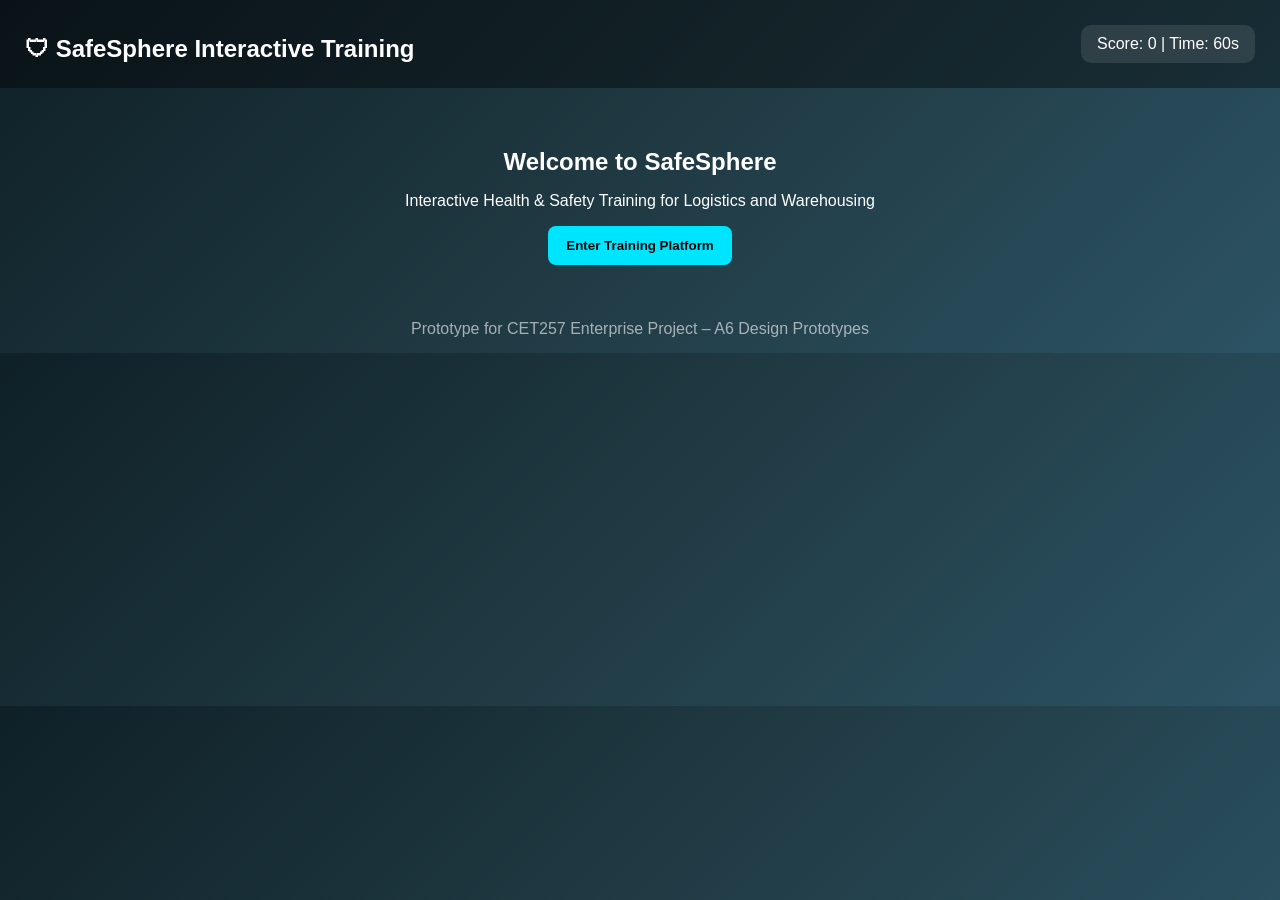
<file: assets/reference/Demo.html>
<!DOCTYPE html>
<html lang="en">
<head>
<meta charset="UTF-8">
<title>SafeSphere | Interactive Safety Training</title>

<style>
/* ================= GLOBAL ================= */
body {
    margin: 0;
    font-family: 'Segoe UI', sans-serif;
    background: linear-gradient(135deg, #0f2027, #203a43, #2c5364);
    color: #fff;
}

h1, h2, h3 {
    margin-bottom: 10px;
}

button {
    padding: 12px 18px;
    border: none;
    border-radius: 8px;
    cursor: pointer;
    font-weight: bold;
    background: #00e5ff;
    color: #000;
}

.hidden { display: none; }

/* ================= HEADER ================= */
header {
    background: rgba(0,0,0,0.4);
    padding: 15px 25px;
    display: flex;
    justify-content: space-between;
    align-items: center;
}

.score-box {
    background: rgba(255,255,255,0.1);
    padding: 10px 16px;
    border-radius: 10px;
}

/* ================= CONTAINERS ================= */
section {
    padding: 40px;
    text-align: center;
}

/* ================= CARDS ================= */
.card-container {
    display: grid;
    grid-template-columns: repeat(auto-fit, minmax(240px,1fr));
    gap: 20px;
    margin-top: 30px;
}

.card {
    background: rgba(255,255,255,0.1);
    padding: 25px;
    border-radius: 16px;
    transition: transform 0.3s;
}

.card:hover { transform: translateY(-6px); }

/* ================= SCENE ================= */
.scene-container {
    margin: 20px auto;
    width: 90%;
    height: 420px;
    background: url('https://i.imgur.com/7G7I6Wf.jpg') center/cover no-repeat;
    border-radius: 20px;
    border: 3px solid #00e5ff;
    position: relative;
}

.hazard {
    width: 28px;
    height: 28px;
    background: red;
    border-radius: 50%;
    position: absolute;
    cursor: pointer;
    animation: pulse 1.5s infinite;
}

@keyframes pulse {
    0% { transform: scale(1); }
    50% { transform: scale(1.4); }
    100% { transform: scale(1); }
}

/* ================= QUIZ ================= */
.quiz-box {
    max-width: 600px;
    margin: auto;
    background: rgba(255,255,255,0.1);
    padding: 30px;
    border-radius: 16px;
}

.option {
    margin: 10px 0;
    padding: 10px;
    background: rgba(0,0,0,0.3);
    border-radius: 8px;
    cursor: pointer;
}

/* ================= FOOTER ================= */
footer {
    padding: 15px;
    text-align: center;
    opacity: 0.6;
}
</style>
</head>

<body>

<header>
    <h2>🛡 SafeSphere Interactive Training</h2>
    <div class="score-box">
        Score: <span id="score">0</span> | Time: <span id="timer">60</span>s
    </div>
</header>

<!-- ========== PAGE 1: WELCOME ========== -->
<section id="welcome">
    <h1>Welcome to SafeSphere</h1>
    <p>Interactive Health & Safety Training for Logistics and Warehousing</p>
    <button onclick="goTo('dashboard')">Enter Training Platform</button>
</section>

<!-- ========== PAGE 2: DASHBOARD ========== -->
<section id="dashboard" class="hidden">
    <h1>Training Dashboard</h1>
    <p>Select a module to begin your training.</p>

    <div class="card-container">
        <div class="card">
            <h3>📦 Warehouse Hazard Training</h3>
            <p>Identify hazards in a simulated 360° environment.</p>
            <button onclick="goTo('scenario')">Start</button>
        </div>

        <div class="card">
            <h3>🧗 Working at Height</h3>
            <p>Risk awareness training (prototype placeholder).</p>
        </div>

        <div class="card">
            <h3>🖥 Cyber Awareness</h3>
            <p>Safe working practices and phishing awareness.</p>
        </div>
    </div>
</section>

<!-- ========== PAGE 3: SCENARIO INFO ========== -->
<section id="scenario" class="hidden">
    <h1>Warehouse Safety Scenario</h1>
    <p>You will identify unsafe acts and hazards within a time limit.</p>
    <button onclick="startTraining()">Begin Scenario</button>
</section>

<!-- ========== PAGE 4: 360 SCENE ========== -->
<section id="scene" class="hidden">
    <h1>360° Training Scene</h1>

    <div class="scene-container">
        <div class="hazard" style="top:65%; left:25%;" onclick="findHazard(this)"></div>
        <div class="hazard" style="top:40%; left:55%;" onclick="findHazard(this)"></div>
        <div class="hazard" style="top:70%; left:75%;" onclick="findHazard(this)"></div>
    </div>

    <p id="feedback"></p>
</section>

<!-- ========== PAGE 5: QUIZ ========== -->
<section id="quiz" class="hidden">
    <h1>Knowledge Check</h1>

    <div class="quiz-box">
        <p><strong>What should you do if you identify a hazard?</strong></p>

        <div class="option" onclick="answer(true)">Report it immediately</div>
        <div class="option" onclick="answer(false)">Ignore it</div>
        <div class="option" onclick="answer(false)">Fix it without permission</div>
    </div>
</section>

<!-- ========== PAGE 6: COMPLETION ========== -->
<section id="completion" class="hidden">
    <h1>✅ Training Completed</h1>
    <p>Well done! You have completed the scenario.</p>
    <h2>Final Score: <span id="finalScore"></span></h2>
    <button onclick="location.reload()">Return to Start</button>
</section>

<footer>
    Prototype for CET257 Enterprise Project – A6 Design Prototypes
</footer>

<script>
let score = 0;
let hazards = 0;
let timeLeft = 60;
let timer;

function goTo(id) {
    document.querySelectorAll("section").forEach(s => s.classList.add("hidden"));
    document.getElementById(id).classList.remove("hidden");
}

function startTraining() {
    goTo("scene");
    startTimer();
}

function findHazard(el) {
    el.style.display = "none";
    score += 10;
    hazards++;
    document.getElementById("score").innerText = score;
    document.getElementById("feedback").innerText = "✔ Hazard identified";

    if (hazards === 3) {
        clearInterval(timer);
        goTo("quiz");
    }
}

function startTimer() {
    timer = setInterval(() => {
        timeLeft--;
        document.getElementById("timer").innerText = timeLeft;
        if (timeLeft <= 0) {
            clearInterval(timer);
            goTo("quiz");
        }
    }, 1000);
}

function answer(correct) {
    if (correct) score += 10;
    document.getElementById("finalScore").innerText = score;
    goTo("completion");
}
</script>

</body>
</html>
</file>
<file: css/styles.css>
@charset "UTF-8";
/* SafeStep tokens and shared layout; component and responsive rules follow. */
:root {
  --navy: #092f30;
  --teal: #327250;
  --teal-dark: #185940;
  --amber: #e8c58e;
  --bg: #f7f9f8;
  --text: #173234;
  --muted: #526663;
  --line: #dfe7e3;
  --pale: #edf3ee;
  --radius: 14px;
  --font: "Segoe UI", Arial, sans-serif;
}
* {
  box-sizing: border-box;
}
html {
  scroll-behavior: smooth;
  scroll-padding-top: 105px;
}
body {
  margin: 0;
  color: var(--text);
  background: #fff;
  font-family: var(--font);
  font-size: 16px;
  line-height: 1.65;
  -webkit-font-smoothing: antialiased;
}
button,
input,
select,
textarea {
  font: inherit;
}
button,
a,
input,
textarea,
select {
  -webkit-tap-highlight-color: transparent;
}
a {
  color: inherit;
  text-decoration: none;
}
button {
  cursor: pointer;
}
img {
  display: block;
  max-width: 100%;
  height: auto;
}
button svg {
  pointer-events: none;
}
h1,
h2,
h3,
h4,
p {
  margin: 0;
}
h1,
h2,
h3,
h4 {
  color: var(--navy);
  line-height: 1.12;
}
h1 {
  font-size: clamp(44px, 4.8vw, 72px);
  letter-spacing: -3.4px;
  font-weight: 750;
}
h2 {
  font-size: clamp(30px, 3.2vw, 44px);
  letter-spacing: -1.7px;
  font-weight: 720;
}
h3 {
  font-size: 21px;
  letter-spacing: -0.5px;
}
p {
  color: var(--muted);
}
.container {
  width: min(1280px, calc(100% - 96px));
  margin-inline: auto;
}
.icon {
  width: 24px;
  height: 24px;
  flex: none;
  vertical-align: middle;
}
a:focus-visible,
button:focus-visible,
input:focus-visible,
textarea:focus-visible,
select:focus-visible,
[tabindex]:focus-visible {
  outline: 3px solid var(--teal-dark);
  outline-offset: 5px;
}
.skip-link {
  position: fixed;
  left: 20px;
  top: -100px;
  background: var(--navy);
  color: white;
  padding: 12px 20px;
  z-index: 100;
}
.skip-link:focus {
  top: 12px;
}
.site-header {
  height: 94px;
  position: sticky;
  top: 0;
  z-index: 20;
  background: rgba(255, 255, 255, 0.97);
  border-bottom: 1px solid var(--line);
}
.header-inner {
  height: 100%;
  display: flex;
  justify-content: space-between;
  align-items: center;
  gap: 30px;
}
.brand {
  display: inline-flex;
  flex-shrink: 0;
}
.brand img {
  width: 208px;
}
.site-header nav {
  display: flex;
  align-items: center;
  gap: 36px;
}
.site-header nav > a {
  font-size: 14px;
  font-weight: 600;
  position: relative;
}
.site-header nav > a:not(.button) {
  padding: 18px 0;
}
.site-header nav > a:not(.button)[aria-current="page"]:after {
  position: absolute;
  content: "";
  bottom: 8px;
  left: 0;
  right: 0;
  height: 2px;
  background: var(--teal);
}
.site-header nav > a:not(.button):hover {
  color: var(--teal-dark);
}
.button {
  display: inline-flex;
  align-items: center;
  justify-content: center;
  gap: 18px;
  min-height: 50px;
  padding: 12px 23px;
  background: var(--teal-dark);
  color: #fff;
  border: 1px solid var(--teal-dark);
  border-radius: 7px;
  font-size: 14px;
  font-weight: 650;
  line-height: 1.5;
  transition:
    background 0.18s,
    box-shadow 0.18s;
}
.button .icon {
  width: 18px;
  height: 18px;
}
.button:hover {
  background: #005d60;
  border-color: #005d60;
  box-shadow: 0 5px 16px #0b1f3a12;
}
.button-secondary {
  background: transparent;
  color: var(--navy);
  border-color: #bac9d1;
}
.button-secondary:hover {
  background: var(--pale);
  color: var(--navy);
  border-color: var(--teal-dark);
}
.button:disabled {
  cursor: not-allowed;
  opacity: 0.55;
}
.header-cta {
  margin-left: 12px;
  background: var(--navy);
  border-color: var(--navy);
}
.menu-toggle {
  display: none;
}
.hero {
  background: var(--bg);
  position: relative;
  overflow: hidden;
}
.hero-grid {
  position: relative;
  z-index: 1;
  display: grid;
  grid-template-columns: 0.86fr 1.14fr;
  align-items: center;
  gap: 60px;
  padding-top: 72px;
  padding-bottom: 76px;
}
.eyebrow {
  display: inline-flex;
  gap: 9px;
  align-items: center;
  font-size: 12px;
  font-weight: 650;
  color: var(--teal-dark);
  margin-bottom: 25px;
}
.live-dot {
  display: inline-block;
  width: 7px;
  height: 7px;
  border-radius: 50%;
  background: var(--teal);
  flex: none;
}
.hero h1 {
  margin-bottom: 24px;
}
.hero-copy > p {
  max-width: 450px;
  font-size: 16px;
  line-height: 1.8;
}
.button-row {
  display: flex;
  gap: 12px;
  flex-wrap: wrap;
  margin-top: 30px;
}
.hero-note {
  display: flex;
  align-items: center;
  gap: 9px;
  color: var(--muted);
  font-size: 12px;
  margin-top: 22px;
}
.hero-note .icon {
  width: 17px;
  color: var(--teal-dark);
}
.hero-orbit {
  position: absolute;
  width: 740px;
  height: 740px;
  border-radius: 50%;
  border: 1px solid #cce4e4;
  right: -250px;
  top: -20px;
  box-shadow:
    0 0 0 70px #edf5f6,
    0 0 0 71px #dbecec,
    0 0 0 140px #f2f7f9;
}
.hero-visual {
  position: relative;
  padding: 20px 0;
}
.platform-preview {
  background: #fff;
  border: 1px solid #d6e2e5;
  border-radius: 13px;
  overflow: hidden;
  box-shadow: 0 22px 55px #18374b16;
  font-size: 11px;
  text-align: left;
  position: relative;
}
.preview-toolbar {
  display: flex;
  justify-content: space-between;
  align-items: center;
  padding: 15px 19px;
  border-bottom: 1px solid #e7edf0;
}
.mini-brand {
  display: flex;
  gap: 7px;
  align-items: center;
  font-size: 14px;
  font-weight: 750;
  color: var(--navy);
}
.mini-brand > .icon {
  color: var(--teal-dark);
  width: 21px;
}
.preview-tag {
  margin-left: 8px;
  border-left: 1px solid var(--line);
  padding-left: 12px;
  color: #647383;
  font-weight: 400;
  font-size: 10px;
}
.avatar {
  width: 27px;
  height: 27px;
  border-radius: 50%;
  background: var(--pale);
  color: var(--teal-dark);
  display: grid;
  place-items: center;
  font-weight: 700;
  font-size: 10px;
}
.preview-layout {
  display: flex;
  min-height: 385px;
}
.preview-sidebar {
  width: 54px;
  padding: 20px 8px;
  background: #fbfcfd;
  border-right: 1px solid #e7edf0;
  display: flex;
  flex-direction: column;
  gap: 14px;
}
.side-symbol {
  height: 36px;
  display: grid;
  place-items: center;
  color: #71808d;
}
.side-symbol .icon {
  width: 18px;
  height: 18px;
}
.side-symbol.active {
  background: #def2ef;
  border-radius: 5px;
  color: var(--teal-dark);
}
.preview-main {
  flex: 1;
  min-width: 0;
  padding: 23px 23px 22px;
}
.small-text {
  font-size: 12px;
  color: var(--muted);
}
.preview-heading {
  display: flex;
  justify-content: space-between;
  align-items: center;
  gap: 8px;
}
.preview-heading .small-text {
  font-size: 10px;
}
.preview-heading .preview-title {
  font-size: 22px;
  margin: 6px 0 20px;
  letter-spacing: -0.7px;
}
.status-pill {
  display: inline-flex;
  gap: 4px;
  align-items: center;
  color: #09635f;
  background: #e8f5ef;
  border-radius: 4px;
  padding: 4px 7px;
  font-size: 9px;
  white-space: nowrap;
  font-weight: 600;
}
.status-pill .icon {
  height: 13px;
  width: 13px;
}
.preview-tabs {
  display: flex;
  gap: 18px;
  border-bottom: 1px solid var(--line);
  margin-bottom: 15px;
}
.preview-tabs button {
  border: 0;
  background: none;
  font-size: 10px;
  color: var(--muted);
  padding: 9px 0 11px;
  min-height: 44px;
  border-bottom: 2px solid transparent;
}
.preview-tabs button[aria-selected="true"] {
  color: var(--teal-dark);
  border-color: var(--teal-dark);
  font-weight: 700;
}
.lesson-art,
.scenario-art {
  position: relative;
  border-radius: 7px;
  overflow: hidden;
  background: #dbe9e8;
}
.lesson-art img {
  width: 100%;
  aspect-ratio: 2.4;
  object-fit: cover;
}
.art-label {
  position: absolute;
  top: 12px;
  left: 12px;
  background: #fffef1e8;
  padding: 5px 8px;
  border-radius: 4px;
  font-size: 8px;
  display: flex;
  gap: 5px;
  align-items: center;
}
.art-label .icon {
  width: 12px;
  height: 12px;
}
.play-button {
  position: absolute;
  top: 50%;
  left: 50%;
  transform: translate(-50%, -50%);
  border: 3px solid #ffffff9c;
  background: var(--navy);
  color: white;
  width: 48px;
  height: 48px;
  border-radius: 50%;
  display: grid;
  place-items: center;
}
.play-button:hover {
  background: var(--teal-dark);
}
.play-button svg {
  width: 23px;
}
.lesson-details {
  display: flex;
  justify-content: space-between;
  align-items: center;
  gap: 12px;
  margin: 16px 0;
}
.lesson-details .lesson-title {
  font-size: 15px;
  margin-bottom: 5px;
}
.lesson-details p {
  font-size: 10px;
}
.lesson-count {
  font-size: 9px;
  white-space: nowrap;
  color: var(--muted);
  padding: 5px 9px;
  border: 1px solid var(--line);
  border-radius: 4px;
}
.sample-progress {
  display: flex;
  justify-content: space-between;
  font-size: 9px;
  margin-bottom: 6px;
  color: var(--muted);
}
.sample-progress strong {
  color: var(--teal-dark);
  font-weight: 600;
}
.progress-track {
  height: 5px;
  border-radius: 3px;
  background: #e7eef0;
  overflow: hidden;
}
.progress-track > span {
  display: block;
  height: 100%;
  background: var(--teal);
}
.preview-footer {
  display: flex;
  align-items: center;
  gap: 7px;
  border-top: 1px solid var(--line);
  padding: 12px 18px;
  font-size: 9px;
  color: var(--muted);
}
.preview-footer > span:last-child {
  margin-left: auto;
}
.preview-footer .live-dot {
  width: 5px;
  height: 5px;
}
.floating-note {
  position: absolute;
  left: -27px;
  bottom: -4px;
  display: flex;
  gap: 12px;
  align-items: center;
  background: white;
  border: 1px solid var(--line);
  border-radius: 9px;
  padding: 15px 22px;
  box-shadow: 0 8px 26px #18374b12;
}
.note-icon {
  width: 39px;
  height: 39px;
  display: grid;
  place-items: center;
  border-radius: 50%;
  background: #fff3d8;
  color: #926016;
}
.floating-note strong,
.floating-note div > span {
  display: block;
}
.floating-note strong {
  font-size: 13px;
  color: var(--navy);
}
.floating-note div > span {
  font-size: 10px;
  color: var(--muted);
  margin-top: 3px;
}
.hero-bottom {
  display: flex;
  justify-content: space-between;
  border-top: 1px solid #dfe9ed;
  padding-top: 18px;
  padding-bottom: 20px;
  position: relative;
  font-size: 11px;
  color: var(--muted);
}
.hero-bottom a {
  color: var(--navy);
  font-weight: 600;
}
.hero-bottom a span {
  margin-left: 12px;
}
.benefits-strip {
  border-top: 1px solid var(--line);
  border-bottom: 1px solid var(--line);
}
.benefits-grid {
  display: grid;
  grid-template-columns: repeat(4, 1fr);
  padding: 28px 0;
}
.benefits-grid > div {
  display: flex;
  justify-content: center;
  gap: 14px;
  align-items: center;
  font-size: 14px;
  font-weight: 600;
  border-right: 1px solid var(--line);
}
.benefits-grid > div:first-child {
  justify-content: flex-start;
}
.benefits-grid > div:last-child {
  border: 0;
  justify-content: flex-end;
}
.benefits-grid .icon {
  color: var(--teal-dark);
  width: 23px;
}
.section {
  padding: 90px 0;
}
.section-kicker {
  color: var(--teal-dark);
  font-weight: 650;
  font-size: 12px;
  display: block;
  margin-bottom: 17px;
}
.split-section {
  display: grid;
  grid-template-columns: 1fr 1fr;
  gap: 100px;
  align-items: center;
}
.section-prose p + p {
  margin-top: 16px;
}
.section-prose .button {
  margin-top: 24px;
}
.text-link {
  display: inline-flex;
  align-items: center;
  gap: 10px;
  font-weight: 650;
  font-size: 14px;
  color: var(--teal-dark);
  margin-top: 22px;
}
.text-link .icon {
  width: 18px;
}
.text-link:hover {
  text-decoration: underline;
}
.capabilities-section,
.soft-section {
  background: var(--bg);
}
.section-heading {
  display: flex;
  justify-content: space-between;
  align-items: flex-end;
  gap: 70px;
  margin-bottom: 42px;
}
.section-heading > p {
  max-width: 350px;
  font-size: 15px;
}
.feature-grid {
  display: grid;
  grid-template-columns: repeat(3, 1fr);
  gap: 20px;
}
.feature-card {
  background: white;
  border: 1px solid var(--line);
  border-radius: var(--radius);
  padding: 30px;
}
.feature-card h3 {
  font-size: 19px;
  margin: 24px 0 13px;
}
.feature-card p {
  font-size: 14px;
  line-height: 1.75;
}
.icon-box {
  display: inline-grid;
  place-items: center;
  color: var(--teal-dark);
  background: var(--pale);
  border-radius: 10px;
  width: 45px;
  height: 45px;
}
.section-link {
  text-align: center;
  margin-top: 35px;
}
.how-section {
  background: var(--navy);
  color: #fff;
}
.how-section h2,
.how-section h3 {
  color: #fff;
}
.how-section .section-kicker {
  color: #84dfd7;
}
.steps-grid {
  display: grid;
  grid-template-columns: repeat(3, 1fr);
  gap: 64px;
  margin-top: 47px;
}
.step-number {
  display: block;
  color: var(--amber);
  font-size: 35px;
  font-weight: 650;
  letter-spacing: -1px;
  margin-bottom: 23px;
  border-bottom: 1px solid #ffffff24;
  padding-bottom: 15px;
}
.steps-grid h3 {
  font-size: 21px;
  margin-bottom: 14px;
}
.steps-grid p {
  font-size: 14px;
  color: #bbc9d9;
}
.sectors-section .split-section p {
  margin-top: 20px;
  max-width: 420px;
}
.sector-grid {
  display: grid;
  grid-template-columns: 1fr 1fr;
  gap: 18px;
}
.sector-grid > div {
  display: flex;
  align-items: center;
  gap: 10px;
  padding: 19px 0;
  border-bottom: 1px solid var(--line);
  font-size: 14px;
  font-weight: 600;
}
.sector-grid .icon {
  width: 18px;
  color: var(--teal-dark);
}
.cta-section {
  background: #e8f3f1;
  padding: 65px 0;
  position: relative;
  overflow: hidden;
}
.cta-inner {
  display: flex;
  justify-content: space-between;
  align-items: center;
  gap: 50px;
}
.cta-inner h2 {
  font-size: 44px;
}
.cta-inner p {
  margin-top: 18px;
  max-width: 500px;
  font-size: 15px;
}
.cta-inner > .button {
  flex-shrink: 0;
  padding-inline: 30px;
}
.site-footer {
  padding: 56px 0 0;
}
.footer-grid {
  display: grid;
  grid-template-columns: 1.6fr 0.7fr 1fr;
  gap: 100px;
  padding-bottom: 45px;
}
.footer-about p {
  font-size: 13px;
  max-width: 340px;
  margin-top: 17px;
}
.footer-grid h2 {
  font-size: 13px;
  letter-spacing: 0;
  margin: 9px 0 17px;
}
.footer-grid > div:not(:first-child) > a,
.footer-grid > div:not(:first-child) > span {
  display: block;
  font-size: 13px;
  margin: 8px 0;
  color: var(--muted);
}
.footer-grid a:hover {
  color: var(--teal-dark);
}
.footer-bottom {
  border-top: 1px solid var(--line);
  display: flex;
  justify-content: space-between;
  gap: 24px;
  padding: 20px 0;
  font-size: 11px;
  color: var(--muted);
}
.page-hero {
  background: var(--bg);
  padding: 70px 0;
}
.page-hero h1 {
  font-size: clamp(42px, 4.4vw, 64px);
  margin-bottom: 26px;
}
.page-hero p {
  max-width: 560px;
  font-size: 17px;
}
.about-hero {
  display: grid;
  grid-template-columns: 1.3fr 1fr;
  align-items: center;
  gap: 90px;
}
.brand-art {
  border-radius: 50% 50% 14px 14px;
  background: #e1f0ef;
  min-height: 310px;
  display: flex;
  flex-direction: column;
  align-items: center;
  justify-content: center;
  gap: 22px;
  position: relative;
}
.brand-art-circle {
  width: 130px;
  height: 130px;
  display: grid;
  place-items: center;
  border-radius: 50%;
  background: #fff;
  box-shadow:
    0 0 0 17px #cce6e4,
    0 0 0 18px #acd7d3;
}
.brand-art-circle .icon {
  width: 92px;
  height: 92px;
  stroke-width: 1;
  color: var(--teal-dark);
}
.brand-art-caption {
  font-size: 18px;
  font-weight: 600;
  line-height: 1.5;
  color: var(--navy);
  text-align: center;
  z-index: 1;
}
.mission-grid {
  display: grid;
  grid-template-columns: 1fr 1fr;
  gap: 24px;
}
.mission-card {
  background: var(--navy);
  color: #fff;
  border-radius: var(--radius);
  padding: 45px;
}
.mission-card > .icon {
  color: #7bd6d0;
  width: 35px;
  height: 35px;
}
.mission-card h2 {
  color: #fff;
  font-size: 30px;
  margin: 25px 0 17px;
}
.mission-card p {
  color: #dae4ed;
  font-size: 18px;
}
.mission-card.light {
  background: #e0efec;
}
.mission-card.light h2 {
  color: var(--navy);
}
.mission-card.light p {
  color: #385965;
}
.mission-card.light > .icon {
  color: var(--teal-dark);
}
.values-grid {
  display: grid;
  grid-template-columns: repeat(4, 1fr);
  gap: 18px;
}
.values-grid .feature-card {
  padding: 26px;
}
.section-intro {
  margin-top: 18px;
}
.team-grid {
  display: grid;
  grid-template-columns: repeat(4, 1fr);
  gap: 32px;
  margin-top: 42px;
}
.team-avatar {
  display: grid;
  place-items: center;
  width: 64px;
  height: 64px;
  border-radius: 50%;
  background: #e0ecec;
  color: var(--teal-dark);
  font-weight: 700;
  font-size: 17px;
  margin-bottom: 22px;
}
.team-card h3 {
  font-size: 19px;
  line-height: 1.35;
  margin-bottom: 13px;
}
.team-card p {
  font-size: 14px;
}
.center-heading {
  text-align: center;
  max-width: 740px;
  margin: auto;
}
.center-heading p {
  margin: auto;
}
.services-hero {
  padding-bottom: 65px;
  background: linear-gradient(#f7fafc 80%, #e6f1f1 80%);
}
.services-preview {
  max-width: 790px;
  margin: 45px auto 0;
}
.services-preview .preview-main {
  padding: 28px 32px;
}
.services-preview .preview-heading .preview-title {
  font-size: 26px;
}
.services-preview .lesson-art img {
  aspect-ratio: 2.9;
}
.services-preview .preview-tabs button {
  font-size: 12px;
}
.module-section {
  gap: 65px;
}
.module-illustration {
  background: #e4efed;
  border: 1px solid #d7e5e3;
  border-radius: 14px;
  overflow: hidden;
}
.module-illustration img {
  width: 100%;
  min-height: 280px;
  object-fit: cover;
}
.module-illustration > span {
  display: flex;
  align-items: center;
  gap: 10px;
  padding: 18px 22px;
  font-size: 13px;
  color: var(--teal-dark);
  font-weight: 600;
  background: #fff;
}
.module-section p {
  font-size: 15px;
  margin-top: 20px;
}
.module-section .button {
  margin-top: 25px;
}
.immersive-section p {
  margin-top: 20px;
  font-size: 15px;
}
.scenario-explainer {
  background: var(--navy);
  border-radius: 18px;
  padding: 40px;
  color: #fff;
  text-align: center;
}
.big-360 {
  font-size: 110px;
  line-height: 1.2;
  letter-spacing: -7px;
  color: #b8ede5;
  font-weight: 750;
  display: block;
}
.big-360 > span {
  color: var(--amber);
}
.scenario-explainer h3 {
  color: #fff;
  margin-top: 25px;
}
.scenario-explainer p {
  color: #c1d1df;
}
.concept-label {
  display: inline-block;
  margin-top: 25px;
  border: 1px solid #ffffff42;
  padding: 5px 12px;
  border-radius: 4px;
  font-size: 12px;
}
.audience-grid {
  display: grid;
  grid-template-columns: 1fr 1fr;
  gap: 60px;
}
.audience-grid article {
  background: #fff;
  padding: 38px;
  border: 1px solid var(--line);
  border-radius: 14px;
}
.audience-grid h3 {
  font-size: 27px;
  margin: 22px 0 12px;
}
.audience-grid p {
  font-size: 15px;
}
.check-list {
  list-style: none;
  padding: 0;
  margin: 23px 0 0;
}
.check-list li {
  position: relative;
  padding: 9px 0 9px 28px;
  font-size: 15px;
}
.check-list li:before {
  content: "✓";
  position: absolute;
  left: 0;
  color: var(--teal-dark);
  font-weight: bold;
}
.services-list {
  list-style: none;
  padding: 0;
  margin: 0;
}
.services-list li {
  padding: 16px 0;
  border-bottom: 1px solid var(--line);
  font-size: 15px;
  display: flex;
  align-items: center;
  justify-content: space-between;
  gap: 15px;
}
.services-list .icon {
  color: var(--teal-dark);
  width: 20px;
}
.split-section > div > p {
  margin-top: 20px;
}
.contact-section {
  background: var(--bg);
  padding: 65px 0 80px;
}
.contact-grid {
  display: grid;
  grid-template-columns: 0.85fr 1.15fr;
  gap: 85px;
  align-items: start;
}
.contact-copy {
  padding-top: 25px;
  position: sticky;
  top: 130px;
}
.contact-copy h1 {
  font-size: 60px;
  line-height: 1.07;
  letter-spacing: -3px;
}
.contact-copy > p {
  margin-top: 25px;
  max-width: 370px;
}
.contact-points {
  margin-top: 38px;
}
.contact-points h2 {
  font-size: 16px;
  letter-spacing: 0;
  margin-bottom: 19px;
}
.contact-points > div {
  display: flex;
  align-items: center;
  gap: 12px;
  font-size: 13px;
  margin-top: 17px;
}
.contact-points .icon {
  color: var(--teal-dark);
  width: 20px;
}
.contact-email {
  display: flex;
  gap: 14px;
  border-top: 1px solid var(--line);
  padding-top: 26px;
  margin-top: 35px;
}
.contact-email > .icon {
  color: var(--teal-dark);
}
.contact-email strong,
.contact-email a,
.contact-email span {
  display: block;
}
.contact-email strong {
  font-size: 13px;
}
.contact-email a {
  font-size: 14px;
  color: var(--teal-dark);
  margin-top: 5px;
}
.contact-email span {
  font-size: 11px;
  color: var(--muted);
  margin-top: 5px;
}
.form-card {
  background: white;
  padding: 38px;
  border: 1px solid var(--line);
  border-radius: 14px;
  box-shadow: 0 15px 35px #0b1f3a05;
}
.form-card > .section-kicker {
  margin-bottom: 10px;
}
.form-card > h2 {
  font-size: 31px;
  letter-spacing: -1px;
}
.form-card > p {
  font-size: 12px;
  margin-top: 10px;
}
.required-star,
.form-field label > span:not(.optional) {
  color: #a0283b;
}
.prototype-note {
  display: flex;
  align-items: flex-start;
  gap: 10px;
  background: #eef6f6;
  border: 1px solid #daeaea;
  border-radius: 7px;
  padding: 13px;
  margin: 23px 0;
}
.prototype-note > .icon {
  width: 18px;
  height: 18px;
  color: var(--teal-dark);
  margin-top: 2px;
}
.prototype-note p {
  font-size: 11px;
  color: #46616b;
  line-height: 1.6;
}
.prototype-note strong {
  display: block;
  color: #304f5a;
}
.form-grid {
  display: grid;
  grid-template-columns: 1fr 1fr;
  gap: 0 18px;
}
.form-field {
  margin-bottom: 18px;
}
.form-field label {
  display: block;
  font-size: 12px;
  font-weight: 650;
  margin-bottom: 7px;
}
.optional {
  font-size: 10px;
  color: var(--muted);
  font-weight: 400;
}
.form-field input,
.form-field select,
.form-field textarea {
  display: block;
  width: 100%;
  min-height: 45px;
  border: 1px solid #c8d4db;
  border-radius: 6px;
  padding: 10px 12px;
  background: #fff;
  color: var(--text);
  font-size: 12px;
}
.form-field textarea {
  resize: vertical;
  min-height: 110px;
}
.form-field input::placeholder,
.form-field textarea::placeholder {
  color: #73818d;
}
.form-field input[aria-invalid="true"],
.form-field textarea[aria-invalid="true"] {
  border: 2px solid #b52a43;
}
.field-error {
  font-size: 11px;
  color: #a3223a;
  line-height: 1.45;
  margin-top: 5px;
}
.field-error:empty {
  display: none;
}
.consent-field label {
  display: flex;
  align-items: flex-start;
  gap: 10px;
  font-size: 11px;
  line-height: 1.7;
  cursor: pointer;
  min-height: 44px;
  padding: 4px 0;
}
.consent-field input {
  accent-color: var(--teal-dark);
  width: 18px;
  height: 18px;
  margin: 2px 0 0;
  flex-shrink: 0;
}
.consent-field a {
  text-decoration: underline;
  color: var(--teal-dark);
}
.form-submit {
  width: 100%;
  margin-top: 24px;
}
.form-fineprint {
  display: flex;
  justify-content: center;
  align-items: center;
  gap: 7px;
  font-size: 10px;
  margin-top: 12px;
}
.form-fineprint .icon {
  width: 13px;
  height: 13px;
}
.form-summary {
  font-size: 12px;
  color: #a3223a;
  background: #fff2f3;
  padding: 12px;
  margin-bottom: 20px;
  border-radius: 5px;
}
.form-success {
  padding: 35px 0;
  text-align: center;
}
.success-icon {
  display: grid;
  place-items: center;
  background: var(--pale);
  color: var(--teal-dark);
  height: 65px;
  width: 65px;
  border-radius: 50%;
  margin: 0 auto 25px;
}
.success-icon .icon {
  width: 34px;
  height: 34px;
}
.form-success h2 {
  font-size: 29px;
  margin-bottom: 20px;
}
.form-success p {
  font-size: 14px;
  margin-bottom: 18px;
}
.form-success .button {
  margin-top: 12px;
}
.privacy-hero h1 {
  margin-bottom: 20px;
}
.privacy-layout {
  display: grid;
  grid-template-columns: 220px 1fr;
  gap: 90px;
  align-items: start;
  max-width: 1080px;
}
.privacy-layout aside {
  position: sticky;
  top: 130px;
  font-size: 13px;
}
.privacy-layout aside strong {
  display: block;
  margin-bottom: 16px;
}
.privacy-layout aside a {
  display: block;
  padding: 8px 0;
  color: var(--teal-dark);
  min-height: 44px;
}
.privacy-content > section {
  margin-bottom: 40px;
  scroll-margin-top: 120px;
}
.privacy-content h2 {
  font-size: 25px;
  letter-spacing: -0.7px;
  margin-bottom: 17px;
}
.privacy-content p {
  font-size: 15px;
  margin-bottom: 16px;
}
.privacy-content p a {
  text-decoration: underline;
  color: var(--teal-dark);
}
[hidden] {
  display: none !important;
}
.scenario-instruction {
  font-size: 11px;
  margin-bottom: 10px;
}
.scenario-art img {
  width: 100%;
  aspect-ratio: 2.4;
  object-fit: cover;
}
.hazard {
  position: absolute;
  border: 2px solid white;
  border-radius: 50%;
  width: 32px;
  height: 32px;
  background: #ad3045;
  color: white;
  font-weight: 700;
  font-size: 17px;
  box-shadow: 0 0 0 5px #ad304523;
  transform: translate(-50%, -50%);
}
.hazard:before {
  content: "";
  position: absolute;
  inset: -8px;
}
.hazard[aria-pressed="true"] {
  background: var(--teal-dark);
  box-shadow: 0 0 0 5px #00787822;
}
.hazard-one {
  left: 26%;
  top: 80%;
}
.hazard-two {
  left: 34%;
  top: 58%;
}
.hazard-three {
  left: 76%;
  top: 85%;
}
.scenario-feedback {
  padding: 12px 0 0;
  font-size: 11px;
}
.scenario-feedback strong {
  color: var(--teal-dark);
}
.scenario-feedback p {
  font-size: 10px;
  margin-top: 3px;
  min-height: 32px;
}
.text-button {
  border: 0;
  background: none;
  padding: 8px 0;
  min-height: 44px;
  font-size: 11px;
  color: var(--teal-dark);
  text-decoration: underline;
}
.progress-welcome {
  text-align: center;
  background: #edf7f4;
  padding: 20px;
  border-radius: 7px;
}
.progress-welcome > .icon {
  width: 35px;
  height: 35px;
  color: var(--teal-dark);
}
.progress-welcome .progress-title {
  font-size: 20px;
  margin: 10px 0 7px;
}
.progress-welcome p {
  font-size: 11px;
}
.progress-row {
  display: flex;
  align-items: center;
  justify-content: space-between;
  gap: 12px;
  margin: 22px 0 8px;
  font-size: 12px;
}
.completed {
  display: flex;
  align-items: center;
  gap: 4px;
  color: var(--teal-dark);
  font-size: 10px;
}
.completed .icon {
  height: 15px;
  width: 15px;
}
.sample-note {
  font-size: 10px;
  margin-top: 24px;
}
.section[id] {
  scroll-margin-top: 90px;
}
@media (min-width: 1550px) {
  .hero-grid {
    padding-top: 90px;
    padding-bottom: 95px;
    gap: 85px;
  }
  .hero h1 {
    font-size: 76px;
  }
  .hero-copy > p {
    font-size: 17px;
  }
  .preview-main {
    padding: 28px;
  }
  .preview-layout {
    min-height: 410px;
  }
}
@media (max-width: 1150px) {
  .container {
    width: calc(100% - 64px);
  }
  .hero-grid {
    gap: 32px;
    grid-template-columns: 0.9fr 1.1fr;
  }
  .hero h1 {
    font-size: 58px;
  }
  .hero-copy > p {
    font-size: 14px;
  }
  .button-row {
    gap: 9px;
  }
  .button-row .button {
    padding: 11px 15px;
    font-size: 12px;
    gap: 10px;
  }
  .preview-main {
    padding: 18px 15px;
  }
  .preview-sidebar {
    width: 43px;
    padding-inline: 5px;
  }
  .preview-heading > .status-pill {
    display: none;
  }
  .preview-heading .preview-title {
    font-size: 20px;
  }
  .preview-tag {
    font-size: 8px;
  }
  .floating-note {
    left: -15px;
    padding: 11px 15px;
  }
  .split-section {
    gap: 55px;
  }
  .footer-grid {
    gap: 55px;
  }
  .contact-grid {
    gap: 45px;
  }
  .contact-copy h1 {
    font-size: 51px;
  }
  .form-card {
    padding: 28px;
  }
  .values-grid {
    grid-template-columns: repeat(2, 1fr);
  }
  .about-hero {
    gap: 50px;
  }
  .site-header nav {
    gap: 24px;
  }
  .brand img {
    width: 190px;
  }
  .header-cta {
    margin-left: 0;
  }
  .feature-card {
    padding: 24px;
  }
  .steps-grid {
    gap: 38px;
  }
}
@media (max-width: 900px) {
  .site-header nav {
    gap: 18px;
  }
  .site-header nav > a {
    font-size: 12px;
  }
  .header-cta {
    padding: 11px 15px;
    gap: 9px;
  }
  .hero-grid {
    grid-template-columns: 1fr;
    gap: 40px;
    padding-top: 50px;
    padding-bottom: 55px;
  }
  .hero-copy {
    max-width: 620px;
  }
  .hero h1 {
    font-size: 67px;
  }
  .hero h1 br:nth-child(2) {
    display: none;
  }
  .hero-copy > p {
    font-size: 16px;
    max-width: 550px;
  }
  .hero-visual {
    max-width: 670px;
    width: 100%;
    margin: auto;
  }
  .preview-main {
    padding: 24px;
  }
  .preview-heading > .status-pill {
    display: flex;
  }
  .preview-layout {
    min-height: 0;
  }
  .preview-heading .preview-title {
    font-size: 24px;
  }
  .preview-sidebar {
    width: 56px;
  }
  .preview-tag {
    font-size: 10px;
  }
  .hero-orbit {
    top: 400px;
    right: -180px;
  }
  .button-row .button {
    padding: 12px 22px;
    font-size: 14px;
  }
  .benefits-grid {
    gap: 20px;
    grid-template-columns: 1fr 1fr;
  }
  .benefits-grid > div,
  .benefits-grid > div:last-child {
    justify-content: flex-start;
    border: 0;
  }
  .section {
    padding: 65px 0;
  }
  .feature-grid {
    grid-template-columns: repeat(2, 1fr);
  }
  .section-heading {
    gap: 35px;
  }
  .section-heading > p {
    max-width: 300px;
    font-size: 14px;
  }
  .split-section {
    gap: 35px;
  }
  .team-grid {
    grid-template-columns: repeat(2, 1fr);
    gap: 35px;
  }
  .contact-grid {
    grid-template-columns: 1fr;
    gap: 40px;
  }
  .contact-copy {
    position: static;
  }
  .contact-copy h1 {
    font-size: 58px;
  }
  .contact-copy h1 br {
    display: none;
  }
  .contact-copy > p {
    max-width: 650px;
  }
  .contact-points {
    margin-top: 25px;
  }
  .contact-email {
    max-width: 400px;
  }
  .form-card {
    max-width: 700px;
    width: 100%;
    padding: 36px;
  }
  .about-hero {
    gap: 35px;
    grid-template-columns: 1.3fr 1fr;
  }
  .brand-art {
    min-height: 270px;
  }
  .brand-art-circle {
    width: 100px;
    height: 100px;
  }
  .brand-art-circle .icon {
    width: 70px;
    height: 70px;
  }
  .brand-art-caption {
    font-size: 15px;
  }
  .mission-card {
    padding: 32px;
  }
  .mission-card p {
    font-size: 16px;
  }
  .module-section {
    grid-template-columns: 1fr;
  }
  .module-illustration {
    max-width: 650px;
  }
  .module-illustration img {
    max-height: 330px;
    min-height: 0;
  }
  .audience-grid {
    gap: 25px;
  }
  .audience-grid article {
    padding: 28px;
  }
  .privacy-layout {
    grid-template-columns: 170px 1fr;
    gap: 35px;
  }
  .footer-grid {
    grid-template-columns: 1.25fr 0.7fr 1fr;
    gap: 30px;
  }
  .footer-grid .brand img {
    width: 178px;
  }
  .footer-grid > div:not(:first-child) > a {
    font-size: 12px;
  }
  .sector-grid {
    grid-template-columns: 1fr;
  }
  .sector-grid > div {
    padding: 9px 0;
  }
  .steps-grid {
    gap: 28px;
  }
}
@media (max-width: 700px) {
  .container {
    width: calc(100% - 40px);
  }
  .site-header {
    height: 76px;
  }
  .brand img {
    width: 179px;
  }
  .menu-toggle {
    display: flex;
    align-items: center;
    gap: 8px;
    min-height: 44px;
    padding: 8px;
    border: 1px solid var(--line);
    border-radius: 5px;
    background: #fff;
    color: var(--navy);
    font-size: 12px;
  }
  .menu-toggle .icon {
    width: 21px;
  }
  .site-header nav {
    display: none;
    position: absolute;
    top: 75px;
    left: 0;
    right: 0;
    background: #fff;
    border-bottom: 1px solid var(--line);
    padding: 16px 20px 22px;
    box-shadow: 0 10px 20px #0b1f3a0d;
    align-items: stretch;
    flex-direction: column;
    gap: 3px;
  }
  .site-header nav.is-open {
    display: flex;
  }
  .site-header nav > a:not(.button) {
    padding: 12px;
    font-size: 15px;
  }
  .site-header nav > a:not(.button)[aria-current="page"]:after {
    right: auto;
    left: 0;
    top: 15px;
    bottom: 15px;
    height: auto;
    width: 3px;
  }
  .header-cta {
    font-size: 14px !important;
    margin-top: 8px;
  }
  .hero-grid {
    padding-top: 38px;
    padding-bottom: 47px;
    gap: 28px;
  }
  .hero h1 {
    font-size: 54px;
    letter-spacing: -2.8px;
  }
  .hero h1 br:nth-child(2) {
    display: initial;
  }
  .hero-copy > p {
    font-size: 15px;
    line-height: 1.75;
  }
  .eyebrow {
    font-size: 11px;
    margin-bottom: 21px;
  }
  .button-row {
    margin-top: 24px;
    gap: 10px;
  }
  .button-row .button {
    padding: 12px 15px;
    font-size: 12px;
    gap: 9px;
  }
  .hero-note {
    font-size: 11px;
  }
  .hero-visual {
    padding: 12px 0 14px;
  }
  .floating-note {
    left: 10px;
    bottom: -10px;
    padding: 10px 14px;
  }
  .floating-note strong {
    font-size: 11px;
  }
  .floating-note div > span {
    font-size: 9px;
  }
  .note-icon {
    width: 32px;
    height: 32px;
  }
  .preview-toolbar {
    padding: 12px;
  }
  .mini-brand {
    font-size: 12px;
  }
  .preview-tag {
    font-size: 8px;
    margin-left: 2px;
    padding-left: 7px;
  }
  .preview-sidebar {
    width: 36px;
    padding: 14px 3px;
  }
  .side-symbol {
    height: 29px;
  }
  .side-symbol .icon {
    width: 15px;
    height: 15px;
  }
  .preview-main {
    padding: 17px 12px;
  }
  .preview-heading .preview-title {
    font-size: 19px;
    margin-bottom: 10px;
  }
  .preview-heading .small-text {
    font-size: 8px;
  }
  .preview-heading > .status-pill {
    display: none;
  }
  .preview-tabs {
    gap: 14px;
    margin-bottom: 12px;
  }
  .preview-tabs button {
    font-size: 9px;
  }
  .lesson-art img {
    aspect-ratio: 1.85;
  }
  .art-label {
    font-size: 7px;
    top: 8px;
    left: 8px;
    padding: 4px 6px;
  }
  .lesson-details {
    margin: 12px 0;
  }
  .lesson-details .lesson-title {
    font-size: 13px;
  }
  .lesson-details p {
    font-size: 9px;
    max-width: 190px;
  }
  .lesson-count {
    font-size: 8px;
    padding: 3px 5px;
  }
  .sample-progress {
    font-size: 8px;
  }
  .preview-footer {
    font-size: 8px;
    padding: 10px;
  }
  .preview-footer > span:last-child {
    display: none;
  }
  .hero-bottom {
    font-size: 10px;
    gap: 15px;
    padding-top: 15px;
    padding-bottom: 15px;
  }
  .hero-bottom > span {
    max-width: 150px;
  }
  .hero-bottom > a {
    display: flex;
    align-items: center;
  }
  .hero-bottom a span {
    margin-left: 7px;
  }
  .benefits-grid {
    padding: 23px 0;
    gap: 20px 12px;
  }
  .benefits-grid > div {
    font-size: 11px;
    gap: 8px;
  }
  .benefits-grid .icon {
    width: 20px;
    height: 20px;
  }
  .section {
    padding: 55px 0;
  }
  .split-section {
    grid-template-columns: 1fr;
    gap: 27px;
  }
  .section-kicker {
    font-size: 11px;
    margin-bottom: 15px;
  }
  h2 {
    font-size: 32px;
    letter-spacing: -1.3px;
  }
  .section-prose p {
    font-size: 14px;
  }
  .text-link {
    font-size: 12px;
  }
  .section-heading {
    display: block;
    margin-bottom: 30px;
  }
  .section-heading > p {
    margin-top: 22px;
    max-width: 450px;
  }
  .feature-grid {
    gap: 13px;
  }
  .feature-card {
    padding: 22px 18px;
  }
  .feature-card h3 {
    font-size: 17px;
    line-height: 1.3;
    margin: 20px 0 11px;
  }
  .feature-card p {
    font-size: 12px;
    line-height: 1.8;
  }
  .icon-box {
    width: 40px;
    height: 40px;
  }
  .icon-box .icon {
    height: 21px;
    width: 21px;
  }
  .steps-grid {
    grid-template-columns: 1fr;
    gap: 30px;
    margin-top: 32px;
  }
  .step-number {
    float: left;
    font-size: 28px;
    margin: 0 20px 50px 0;
    border: 0;
    padding: 0;
  }
  .steps-grid h3 {
    font-size: 20px;
    margin-bottom: 10px;
  }
  .steps-grid p {
    font-size: 13px;
  }
  .sector-grid {
    grid-template-columns: 1fr 1fr;
    gap: 14px;
  }
  .sector-grid > div {
    font-size: 12px;
    line-height: 1.5;
    padding: 13px 0;
  }
  .sectors-section .split-section p {
    font-size: 14px;
  }
  .cta-section {
    padding: 48px 0;
  }
  .cta-inner {
    display: block;
  }
  .cta-inner h2 {
    font-size: 37px;
  }
  .cta-inner p {
    font-size: 14px;
  }
  .cta-inner > .button {
    margin-top: 25px;
  }
  .footer-grid {
    grid-template-columns: 1fr 1fr;
    gap: 30px;
    padding-bottom: 30px;
  }
  .footer-about {
    grid-column: 1/-1;
  }
  .footer-about p {
    max-width: 430px;
  }
  .footer-grid > div:last-child {
    min-width: 0;
  }
  .footer-grid a[href^="mailto"] {
    overflow-wrap: anywhere;
  }
  .footer-bottom {
    flex-wrap: wrap;
    font-size: 10px;
    gap: 13px;
    padding: 20px 0;
  }
  .footer-bottom > span:nth-child(2) {
    display: none;
  }
  .footer-bottom > a {
    margin-left: auto;
  }
  .site-footer {
    padding-top: 40px;
  }
  .page-hero {
    padding: 43px 0;
  }
  .page-hero h1 {
    font-size: 44px;
    letter-spacing: -2px;
  }
  .page-hero p {
    font-size: 15px;
  }
  .about-hero {
    grid-template-columns: 1fr;
  }
  .brand-art {
    min-height: 240px;
    max-width: 400px;
    width: 100%;
    margin: auto;
    border-radius: 120px 120px 12px 12px;
  }
  .mission-grid {
    grid-template-columns: 1fr;
  }
  .mission-card {
    padding: 30px;
  }
  .mission-card h2 {
    font-size: 28px;
  }
  .mission-card p {
    font-size: 16px;
  }
  .values-grid {
    gap: 14px;
  }
  .values-grid .feature-card {
    padding: 22px 18px;
  }
  .team-card h3 {
    font-size: 17px;
  }
  .team-card p {
    font-size: 12px;
  }
  .team-avatar {
    margin-bottom: 15px;
  }
  .team-grid {
    gap: 30px 23px;
  }
  .services-preview {
    margin-top: 30px;
  }
  .services-preview .preview-main {
    padding: 17px 12px;
  }
  .services-preview .preview-tabs button {
    font-size: 9px;
  }
  .services-preview .preview-heading .preview-title {
    font-size: 19px;
  }
  .services-preview .lesson-art img {
    aspect-ratio: 1.85;
  }
  .module-illustration > span {
    font-size: 11px;
    padding: 15px;
  }
  .module-illustration > span .icon {
    width: 18px;
  }
  .module-section p {
    font-size: 14px;
  }
  .scenario-explainer {
    padding: 30px;
  }
  .big-360 {
    font-size: 95px;
  }
  .audience-grid {
    grid-template-columns: 1fr;
  }
  .audience-grid article {
    padding: 26px;
  }
  .audience-grid h3 {
    font-size: 25px;
  }
  .check-list li {
    font-size: 14px;
  }
  .services-list li {
    font-size: 14px;
  }
  .contact-section {
    padding: 30px 0 45px;
  }
  .contact-copy {
    padding: 10px 0 0;
  }
  .contact-copy h1 {
    font-size: 47px;
    letter-spacing: -2px;
  }
  .contact-copy > p {
    font-size: 15px;
  }
  .form-card {
    padding: 25px 20px;
  }
  .form-card > h2 {
    font-size: 29px;
  }
  .form-grid {
    grid-template-columns: 1fr;
  }
  .form-field input,
  .form-field select,
  .form-field textarea {
    font-size: 16px;
  }
  .form-field label {
    font-size: 13px;
  }
  .form-field {
    margin-bottom: 20px;
  }
  .optional {
    font-size: 11px;
  }
  .prototype-note p {
    font-size: 11px;
  }
  .consent-field label {
    font-size: 12px;
  }
  .form-fineprint {
    font-size: 9px;
  }
  .privacy-layout {
    grid-template-columns: 1fr;
    gap: 35px;
  }
  .privacy-layout aside {
    position: static;
    border-bottom: 1px solid var(--line);
    padding-bottom: 20px;
  }
  .privacy-layout aside a {
    font-size: 13px;
    padding: 8px 0;
    display: block;
  }
  .privacy-content h2 {
    font-size: 24px;
  }
  .privacy-content p {
    font-size: 14px;
  }
  .scenario-art img {
    aspect-ratio: 1.85;
  }
  .scenario-instruction {
    font-size: 10px;
  }
  .hazard {
    height: 28px;
    width: 28px;
    font-size: 14px;
  }
  .scenario-feedback p {
    min-height: 45px;
  }
  .progress-row {
    font-size: 10px;
  }
  .sample-note {
    font-size: 9px;
  }
  .hero-orbit {
    right: -420px;
  }
}
@media (max-width: 380px) {
  .container {
    width: calc(100% - 32px);
  }
  .hero h1 {
    font-size: 48px;
  }
  .button-row {
    flex-direction: column;
    align-items: stretch;
  }
  .preview-tag {
    display: none;
  }
  .preview-tabs {
    gap: 10px;
  }
  .preview-tabs button {
    font-size: 8px;
  }
  .feature-grid,
  .values-grid {
    grid-template-columns: 1fr;
  }
  .feature-card p {
    font-size: 14px;
  }
  .feature-card h3 {
    font-size: 20px;
  }
  .lesson-count {
    display: none;
  }
  .preview-main {
    padding: 14px 10px;
  }
  .footer-grid {
    gap: 20px;
  }
  .contact-copy h1 {
    font-size: 42px;
  }
  .hero-bottom {
    font-size: 9px;
  }
  .sector-grid {
    grid-template-columns: 1fr;
  }
  .preview-heading .preview-title {
    font-size: 17px;
  }
}
@media (prefers-reduced-motion: reduce) {
  html {
    scroll-behavior: auto;
  }
  *,
  *:before,
  *:after {
    transition: none !important;
    animation: none !important;
  }
}
@media print {
  .site-header,
  .site-footer,
  .button,
  .menu-toggle,
  .hero-orbit,
  .floating-note {
    display: none;
  }
  body {
    color: #000;
    background: #fff;
  }
  .container {
    width: 100%;
  }
  .section,
  .page-hero {
    padding: 25px 0;
  }
  .contact-copy {
    position: static;
  }
  .platform-preview {
    box-shadow: none;
  }
  a {
    text-decoration: underline;
  }
}

/* Preserve the entire scene so hazard markers stay aligned at every size. */
.scenario-art img {
  aspect-ratio: 800/460;
  object-fit: contain;
}
.hazard-one {
  left: 26%;
  top: 86%;
}
.hazard-two {
  left: 32%;
  top: 76%;
}
.hazard-three {
  left: 75%;
  top: 89%;
}

/* Give text links comfortable keyboard and touch targets. */
.text-link {
  min-height: 44px;
}
@media (max-width: 700px) {
  .footer-grid > div:not(:first-child) > a {
    display: flex;
    align-items: center;
    min-height: 44px;
    margin: 0;
  }
  .footer-bottom > a {
    display: inline-flex;
    align-items: center;
    min-height: 44px;
  }
}
</file>
<file: css/refinement.css>
/* SafeStep: Himalayan scenery, botanical colours, and a quieter editorial layout. */
:root {
  --ruby: #a30c35;
  --ruby-hover: #830729;
}
.container {
  width: min(1240px, calc(100% - 96px));
}
.site-header {
  height: 88px;
  border-bottom-color: #e8eeeb;
  background: #fffffff5;
}
.brand img {
  width: 190px;
}
.site-header nav {
  gap: 40px;
}
.site-header nav > a:not(.button)[aria-current="page"]:after {
  background: var(--ruby);
}
.button {
  background: var(--ruby);
  border-color: var(--ruby);
  border-radius: 6px;
  min-height: 52px;
  padding: 13px 25px;
}
.button:hover {
  background: var(--ruby-hover);
  border-color: var(--ruby-hover);
  box-shadow: 0 7px 20px #720a2014;
}
.button-secondary {
  background: #ffffffb8;
  color: var(--navy);
  border-color: #899d96;
}
.button-secondary:hover {
  background: #fff;
  border-color: var(--teal-dark);
}
.header-cta {
  min-height: 46px;
  padding: 11px 22px;
}
.section-kicker {
  color: var(--ruby);
  font-weight: 650;
}
.section {
  padding: 64px 0;
}
h2 {
  font-weight: 650;
  letter-spacing: -1.4px;
}
.scenic-hero {
  background: #edf3f4;
  isolation: isolate;
}
.hero-landscape {
  position: absolute;
  z-index: -3;
  inset: 0;
  width: 100%;
  height: 100%;
  object-fit: cover;
  object-position: center 54%;
}
.hero-wash {
  position: absolute;
  z-index: -2;
  inset: 0;
  background: linear-gradient(
    90deg,
    #ffffffed 0%,
    #ffffffd6 23%,
    #ffffff8a 42%,
    #ffffff12 65%,
    transparent 80%
  );
}
.scenic-hero-inner {
  min-height: 550px;
  display: flex;
  align-items: center;
  position: relative;
  padding-top: 45px;
  padding-bottom: 45px;
}
.scenic-hero .hero-copy {
  max-width: 600px;
}
.scenic-hero .eyebrow {
  color: var(--ruby);
  font-size: 11px;
  letter-spacing: 2.3px;
  text-transform: uppercase;
  margin-bottom: 24px;
  font-weight: 700;
}
.scenic-hero h1 {
  font-size: clamp(82px, 7.5vw, 106px);
  line-height: 1;
  letter-spacing: -6px;
  font-weight: 750;
  margin: 0 0 24px;
  color: #073237;
}
.scenic-hero h1 > span {
  color: #326b46;
}
.scenic-hero .hero-subtitle {
  color: #163c3e;
  font-weight: 600;
  font-size: 23px;
  line-height: 1.4;
  max-width: 450px;
}
.scenic-hero .hero-mantra {
  display: flex;
  align-items: center;
  gap: 15px;
  color: #153c39;
  font-size: 17px;
  font-weight: 600;
  margin-top: 23px;
  letter-spacing: 0.4px;
}
.hero-mantra span {
  font-size: 14px;
  color: var(--ruby);
}
.scenic-hero .hero-description {
  font-size: 15px;
  line-height: 1.8;
  color: #35534f;
  margin-top: 16px;
}
.scenic-hero .button-row {
  margin-top: 28px;
  gap: 14px;
}
.hero-discover {
  display: inline-flex;
  align-items: center;
  gap: 12px;
  margin-top: 34px;
  min-height: 44px;
  font-size: 11px;
  color: #33564f;
}
.hero-discover > span {
  width: 28px;
  height: 28px;
  border: 1px solid #8fa79b;
  border-radius: 50%;
  display: grid;
  place-items: center;
}
.hero-signature {
  position: absolute;
  top: 66px;
  right: 16px;
  color: #154d39;
  font-family: Georgia, serif;
  font-style: italic;
  font-size: 26px;
  line-height: 1.5;
  transform: rotate(-7deg);
  text-shadow: 0 2px 14px #fff;
}
.hero-signature > span {
  padding-left: 27px;
}
.hero-signature:after {
  content: "";
  display: block;
  height: 9px;
  border-top: 2px solid var(--ruby);
  border-radius: 50%;
  width: 130px;
  margin: 10px 0 0 42px;
  transform: rotate(-8deg);
}
.benefits-strip {
  background: #073e37;
  color: #fff;
  border: 0;
}
.benefits-grid {
  padding: 31px 0;
}
.benefits-grid > div {
  font-size: 13px;
  font-weight: 500;
  border-color: #ffffff24;
}
.benefits-grid .icon {
  color: #cce4d6;
  height: 29px;
  width: 29px;
  stroke-width: 1.4;
}
.learning-showcase {
  background: #f3f7f5;
  padding: 68px 0;
}
.showcase-grid {
  display: grid;
  grid-template-columns: 0.8fr 1.2fr;
  gap: 80px;
  align-items: center;
}
.showcase-grid > div:first-child > p {
  margin-top: 23px;
  font-size: 15px;
  max-width: 390px;
}
.showcase-grid .hero-visual {
  width: 100%;
  padding: 0;
}
.platform-preview {
  box-shadow: 0 20px 50px #183f3310;
  border-color: #dbe6df;
}
.preview-heading .preview-title {
  font-weight: 650;
}
.capabilities-section {
  background: #fff;
}
.feature-grid {
  gap: 0 30px;
}
.feature-card {
  background: transparent;
  border: 0;
  border-top: 1px solid var(--line);
  border-radius: 0;
  padding: 30px 5px 34px;
}
.feature-card h3 {
  font-weight: 600;
}
.feature-card .icon-box {
  background: #edf3ee;
  border-radius: 50%;
  width: 46px;
  height: 46px;
}
.how-section {
  background: #073e37;
}
.how-section .section-kicker {
  color: #c8ded1;
}
.steps-grid p {
  color: #c6d8cf;
}
.step-number {
  color: #e4c49a;
}
.cta-section {
  background:
    linear-gradient(90deg, #f0f5f1f5, #f0f5f1e6 50%, #f0f5f199),
    url("../assets/images/himalayan-hero.png") center 55% / cover;
}
.cta-inner h2 {
  font-size: 44px;
  font-weight: 600;
}
.site-footer {
  background: #fff;
}
.page-hero {
  background:
    linear-gradient(90deg, #f8faf9fc, #f8faf9ef 40%, #f8faf9a8),
    url("../assets/images/himalayan-hero.png") center 40% / cover;
  padding: 70px 0;
}
.page-hero .eyebrow,
.contact-copy .eyebrow {
  color: var(--ruby);
}
.about-hero {
  grid-template-columns: 1.3fr 0.8fr;
  gap: 65px;
}
.brand-art {
  border-radius: 160px 160px 16px 16px;
  background:
    linear-gradient(0deg, #073e37c9, transparent 65%),
    url("../assets/images/himalayan-hero.png") 90% 65% / auto 100%;
  justify-content: end;
  min-height: 330px;
  padding: 32px;
}
.brand-art-caption {
  color: #fff;
  font-family: Georgia, serif;
  font-style: italic;
  font-size: 24px;
  font-weight: 400;
}
.mission-card {
  background: #073e37;
}
.mission-card.light {
  background: #e9f0e9;
}
.mission-card > .icon {
  color: #c5dec9;
}
.mission-card p {
  color: #d4e2d8;
}
.services-hero {
  background:
    linear-gradient(#f8faf9dc, #f8faf9d9),
    url("../assets/images/himalayan-hero.png") center top / cover;
}
.scenario-explainer {
  background: #073e37;
}
.big-360 {
  color: #c6e2ce;
}
.contact-section {
  background:
    linear-gradient(90deg, #f8faf9eb, #f8faf9db),
    url("../assets/images/himalayan-hero.png") center bottom / cover fixed;
}
.form-card {
  border: 1px solid #e3eae5;
  box-shadow: 0 15px 50px #173b3510;
  border-radius: 12px;
}
.prototype-note {
  background: #f0f5f1;
  border-color: #e0e9e1;
}
.privacy-hero {
  background-position: center 35%;
}
@media (min-width: 1600px) {
  .scenic-hero-inner {
    min-height: 600px;
  }
}
@media (max-width: 1150px) {
  .container {
    width: calc(100% - 64px);
  }
  .site-header nav {
    gap: 25px;
  }
  .scenic-hero-inner {
    min-height: 550px;
  }
  .scenic-hero h1 {
    font-size: 101px;
  }
  .scenic-hero .hero-subtitle {
    font-size: 21px;
  }
  .hero-signature {
    font-size: 22px;
    right: 8px;
  }
  .showcase-grid {
    gap: 40px;
  }
}
@media (max-width: 900px) {
  .scenic-hero-inner {
    min-height: 570px;
  }
  .scenic-hero .hero-copy {
    max-width: 500px;
  }
  .hero-wash {
    background: linear-gradient(
      90deg,
      #ffffffec,
      #ffffffd6 38%,
      #ffffff50 75%,
      #ffffff05
    );
  }
  .hero-signature {
    top: 30px;
    right: 0;
    font-size: 20px;
  }
  .hero-landscape {
    object-position: 62% center;
  }
  .benefits-grid {
    gap: 25px;
  }
  .section {
    padding: 62px 0;
  }
  .showcase-grid {
    grid-template-columns: 1fr;
    gap: 30px;
  }
  .showcase-grid > div:first-child > p {
    max-width: 600px;
  }
  .showcase-grid .hero-visual {
    max-width: 680px;
  }
  .about-hero {
    grid-template-columns: 1.2fr 0.8fr;
    gap: 30px;
  }
}
@media (max-width: 700px) {
  .container {
    width: calc(100% - 40px);
  }
  .site-header {
    height: 76px;
  }
  .brand img {
    width: 166px;
  }
  .site-header nav {
    gap: 3px;
  }
  .scenic-hero-inner {
    min-height: 685px;
    padding-top: 45px;
    padding-bottom: 200px;
    align-items: flex-start;
  }
  .scenic-hero .hero-copy {
    max-width: 100%;
  }
  .scenic-hero .eyebrow {
    font-size: 9px;
    letter-spacing: 1.7px;
    margin-bottom: 21px;
  }
  .scenic-hero h1 {
    font-size: clamp(72px, 17.5vw, 100px);
    letter-spacing: -4px;
    margin-bottom: 20px;
  }
  .scenic-hero .hero-subtitle {
    font-size: 20px;
    line-height: 1.4;
  }
  .scenic-hero .hero-mantra {
    font-size: 15px;
    gap: 12px;
    margin-top: 21px;
  }
  .scenic-hero .hero-description {
    font-size: 13px;
    line-height: 1.8;
    margin-top: 15px;
  }
  .scenic-hero .button-row {
    gap: 10px;
    margin-top: 24px;
  }
  .scenic-hero .button {
    padding: 12px 15px;
    font-size: 12px;
    gap: 9px;
  }
  .hero-discover {
    margin-top: 20px;
    font-size: 10px;
  }
  .hero-landscape {
    height: 66%;
    top: auto;
    object-position: 72% center;
  }
  .hero-wash {
    background: linear-gradient(
      180deg,
      #f7faf9 0%,
      #f7faf9 29%,
      #f7faf9f5 42%,
      #f7faf9a6 55%,
      #f7faf914 77%,
      transparent
    );
  }
  .hero-signature {
    top: auto;
    bottom: 26px;
    right: 8px;
    font-size: 21px;
    color: #fff;
    text-shadow: 0 1px 8px #052e25;
  }
  .hero-signature:after {
    border-color: #fff;
    margin-top: 6px;
  }
  .benefits-grid {
    padding: 26px 0;
    gap: 23px 16px;
  }
  .benefits-grid > div {
    font-size: 11px;
    gap: 11px;
  }
  .benefits-grid .icon {
    width: 24px;
    height: 24px;
  }
  .section {
    padding: 52px 0;
  }
  .feature-grid {
    gap: 0 22px;
  }
  .feature-card,
  .values-grid .feature-card {
    padding: 26px 0;
  }
  .showcase-grid {
    gap: 30px;
  }
  .showcase-grid > div:first-child > p {
    font-size: 14px;
  }
  .page-hero {
    padding: 45px 0;
  }
  .about-hero {
    grid-template-columns: 1fr;
  }
  .brand-art {
    min-height: 260px;
    max-width: 100%;
    border-radius: 120px 120px 12px 12px;
  }
  .brand-art-caption {
    font-size: 23px;
  }
  .cta-inner h2 {
    font-size: 36px;
  }
  .cta-section {
    background-position: 70% center;
  }
  .contact-section {
    background-attachment: scroll;
  }
}
@media (max-width: 380px) {
  .container {
    width: calc(100% - 32px);
  }
  .scenic-hero-inner {
    min-height: 720px;
  }
  .scenic-hero h1 {
    font-size: 70px;
  }
  .scenic-hero .hero-subtitle {
    font-size: 18px;
  }
  .scenic-hero .hero-mantra {
    font-size: 13px;
    gap: 11px;
  }
  .scenic-hero .button-row {
    flex-direction: column;
    max-width: 240px;
  }
}
@media print {
  .hero-landscape,
  .hero-wash,
  .hero-signature {
    display: none;
  }
  .scenic-hero-inner {
    min-height: 0;
    padding: 20px 0;
  }
}

/* Keep the supplied square SafeStep PNG at its native 1:1 aspect ratio. */
.site-header {
  height: 104px;
}
.brand {
  display: block;
  width: 84px;
  aspect-ratio: 1 / 1;
  flex: none;
}
.brand img {
  display: block;
  width: 100% !important;
  height: 100%;
  object-fit: contain;
  object-position: center;
}
.site-footer .brand {
  width: 100px;
}
.site-footer .brand img {
  width: 100% !important;
}
@media (max-width: 700px) {
  .site-header {
    height: 90px;
  }
  .site-header .brand {
    width: 72px;
  }
  .site-header .brand img {
    width: 100% !important;
  }
  .site-header nav {
    top: 89px;
  }
}

/* A compact promotional homepage with visible people and feedback sections. */
.landing-frame {
  margin: 16px 24px 0;
  border-radius: 14px;
  overflow: hidden;
}
.landing-frame .container {
  width: min(1192px, calc(100% - 72px));
}
.intro-section {
  padding: 56px 0;
}
.intro-section h2 {
  font-size: 36px;
}
.intro-section .split-section {
  gap: 72px;
}
.intro-section p {
  font-size: 15px;
}
.featured-training {
  padding: 12px 0 22px;
}
.section-heading {
  margin-bottom: 30px;
}
.section-heading h2 {
  font-size: 36px;
}
.section-heading .text-link {
  margin-top: 0;
  flex: none;
}
.training-feature {
  display: grid;
  grid-template-columns: 1.1fr 1fr;
  border-radius: 14px;
  overflow: hidden;
  background: #edf3ed;
  border: 1px solid #dce6dd;
}
.training-photo {
  min-height: 365px;
  position: relative;
  background: #d5e2da;
}
.training-photo img {
  position: absolute;
  width: 100%;
  height: 100%;
  object-fit: cover;
  object-position: center;
}
.photo-caption {
  position: absolute;
  left: 18px;
  bottom: 16px;
  background: #092f30c9;
  color: #fff;
  font-size: 10px;
  padding: 5px 9px;
  border-radius: 4px;
}
.training-feature-copy {
  padding: 36px 42px;
}
.module-label {
  color: var(--ruby);
  font-size: 11px;
  font-weight: 700;
  display: block;
  margin-bottom: 13px;
}
.training-feature-copy h3 {
  font-size: 32px;
  line-height: 1.15;
  letter-spacing: -1px;
}
.training-feature-copy p {
  font-size: 14px;
  margin-top: 16px;
}
.module-points {
  list-style: none;
  padding: 0;
  margin: 20px 0 25px;
  display: grid;
  gap: 8px;
  font-size: 13px;
}
.module-points li:before {
  content: "✓";
  margin-right: 10px;
  color: var(--teal-dark);
  font-weight: 700;
}
.feature-grid {
  gap: 18px;
}
.feature-card {
  padding: 24px;
  border: 1px solid #e1e8e2;
  border-radius: 10px;
  background: #fff;
  box-shadow: 0 4px 16px #0b3d2810;
}
.feature-card h3 {
  margin-top: 18px;
  font-size: 18px;
}
.feature-card p {
  font-size: 13px;
}
.feature-card .icon-box {
  background: #eef4ee;
  width: 43px;
  height: 43px;
}
.capabilities-section {
  background: #f8faf8;
}
.how-section {
  padding: 48px 0;
}
.how-section h2 {
  font-size: 34px;
}
.steps-grid {
  gap: 48px;
  margin-top: 30px;
}
.step-number {
  font-size: 27px;
  margin-bottom: 14px;
  padding-bottom: 10px;
}
.steps-grid h3 {
  font-size: 18px;
}
.team-section {
  background: white;
}
.team-grid {
  grid-template-columns: repeat(4, 1fr);
  gap: 18px;
  margin-top: 0;
}
.team-card {
  border: 1px solid #dfe7df;
  background: #fff;
  border-radius: 10px;
  overflow: hidden;
  box-shadow: 0 5px 16px #092f3006;
  padding: 0 23px 23px;
}
.team-card-top {
  margin: 0 -23px 21px;
  padding: 23px;
  background: #eaf1eb;
  border-bottom: 1px solid #dfe7df;
}
.team-1 .team-card-top {
  background: #f8edee;
}
.team-2 .team-card-top {
  background: #edf1f5;
}
.team-3 .team-card-top {
  background: #f6f1e6;
}
.team-avatar {
  background: #fff;
  border: 1px solid #d4dfd6;
  width: 55px;
  height: 55px;
  font-size: 15px;
  margin-bottom: 13px;
}
.team-role-label {
  font-size: 11px;
  font-weight: 600;
  color: #456351;
}
.team-card h3 {
  font-size: 18px;
  line-height: 1.3;
  min-height: 47px;
  margin-bottom: 11px;
}
.team-card p {
  font-size: 12px;
  line-height: 1.8;
}
.team-skills {
  list-style: none;
  padding: 15px 0 0;
  margin: 17px 0 0;
  border-top: 1px solid #e5ece6;
  display: grid;
  gap: 7px;
  font-size: 11px;
  color: #315344;
}
.team-skills li:before {
  content: "·";
  margin-right: 8px;
  font-weight: 700;
}
.team-identity-note {
  font-size: 11px;
  color: #5a6c61;
  text-align: center;
  margin-top: 22px;
}
.reviews-section {
  background: #f1f5f1;
  border-block: 1px solid #e2e9e2;
}
.reviews-grid {
  display: grid;
  grid-template-columns: 1fr 1fr;
  gap: 54px;
  align-items: start;
}
.review-summary {
  display: flex;
  align-items: center;
  gap: 20px;
  padding-bottom: 18px;
}
.review-symbol {
  font-family: Georgia, serif;
  font-size: 76px;
  color: var(--ruby);
  line-height: 1;
  height: 64px;
}
.review-summary h3 {
  font-size: 21px;
}
.review-summary p {
  margin-top: 8px;
  font-size: 13px;
}
.review-empty {
  background: #fff;
  border: 1px solid #dde7dd;
  border-radius: 10px;
  padding: 28px;
}
.review-empty h3 {
  font-size: 20px;
  margin-bottom: 15px;
}
.review-empty p {
  font-size: 14px;
}
.review-empty > span {
  display: block;
  font-size: 11px;
  color: #5e7367;
  margin-top: 24px;
}
.review-local-note {
  font-size: 11px;
  margin-top: 18px;
  max-width: 440px;
}
.review-form {
  background: white;
  padding: 28px 32px;
  border: 1px solid #dce6dc;
  border-radius: 12px;
  box-shadow: 0 8px 22px #103b2510;
}
.review-form > h3 {
  font-size: 24px;
}
.review-form-intro {
  font-size: 13px;
  margin-top: 7px;
}
.rating-field {
  padding: 0;
  margin: 20px 0;
  border: 0;
}
.rating-field legend {
  padding: 0;
  font-size: 12px;
  font-weight: 650;
  margin-bottom: 8px;
}
.rating-options {
  display: flex;
  gap: 7px;
}
.rating-options label {
  position: relative;
  flex: 1;
  cursor: pointer;
}
.rating-options input {
  position: absolute;
  width: 100%;
  height: 100%;
  margin: 0;
  opacity: 0;
  cursor: pointer;
}
.rating-options label > span {
  display: flex;
  min-height: 44px;
  align-items: center;
  justify-content: center;
  border: 1px solid #d3ded4;
  border-radius: 5px;
  font-size: 14px;
  color: #716044;
  background: #fafbf8;
}
.rating-options input:checked + span {
  background: #073e37;
  color: white;
  border-color: #073e37;
}
.rating-options input:focus-visible + span {
  outline: 3px solid var(--teal-dark);
  outline-offset: 3px;
}
.review-form .button {
  width: 100%;
  margin-top: 12px;
}
.review-form .form-field {
  margin-bottom: 14px;
}
.review-success {
  font-size: 12px;
  color: #185940;
  margin-top: 12px;
}
.review-success:empty {
  display: none;
}
.submitted-review {
  background: white;
  border: 1px solid #dde7dd;
  border-radius: 10px;
  padding: 25px;
  margin-bottom: 15px;
  overflow-wrap: anywhere;
}
.review-stars {
  color: #896213;
  font-size: 21px;
  letter-spacing: 3px;
}
.review-body {
  color: #294c3f;
  font-size: 15px;
  margin: 12px 0 18px;
  white-space: pre-wrap;
}
.review-byline {
  font-size: 13px;
  font-weight: 700;
  color: var(--navy);
}
.review-demo-badge {
  display: inline-block;
  margin-top: 7px;
  font-size: 10px;
  color: #64766a;
}
.sectors-section {
  padding: 45px 0;
  text-align: center;
}
.sectors-section h2 {
  font-size: 29px;
}
.sector-pills {
  display: flex;
  flex-wrap: wrap;
  justify-content: center;
  gap: 10px;
  margin-top: 26px;
}
.sector-pills > span {
  border: 1px solid #dce5dc;
  background: #f8faf8;
  border-radius: 5px;
  padding: 10px 18px;
  font-size: 12px;
}
.cta-section {
  padding: 48px 0;
}
.site-header .brand {
  width: 110px;
  height: 95px;
}
.site-header .brand img {
  width: 178px !important;
  left: -38px;
  top: -12px;
}
.site-header {
  height: 112px;
}
@media (max-width: 1000px) {
  .training-feature-copy {
    padding: 28px;
  }
  .team-grid {
    grid-template-columns: repeat(2, 1fr);
  }
  .team-card h3 {
    min-height: 0;
  }
  .reviews-grid {
    gap: 30px;
  }
  .section-heading {
    gap: 35px;
  }
}
@media (max-width: 700px) {
  .site-header {
    height: 96px;
  }
  .site-header .brand {
    width: 94px;
    height: 82px;
  }
  .site-header .brand img {
    width: 152px !important;
    left: -33px;
    top: -10px;
  }
  .site-header nav {
    top: 95px;
  }
  .landing-frame {
    margin: 0;
    border-radius: 0;
  }
  .landing-frame .container {
    width: calc(100% - 40px);
  }
  .scenic-hero h1 {
    font-size: clamp(70px, 18vw, 96px);
  }
  .section-heading h2,
  .intro-section h2 {
    font-size: 30px;
  }
  .intro-section {
    padding: 40px 0;
  }
  .intro-section .split-section {
    gap: 20px;
  }
  .section-heading {
    margin-bottom: 24px;
  }
  .training-feature {
    grid-template-columns: 1fr;
  }
  .training-photo {
    min-height: 260px;
  }
  .training-feature-copy {
    padding: 26px;
  }
  .training-feature-copy h3 {
    font-size: 28px;
  }
  .feature-grid {
    gap: 12px;
  }
  .feature-card,
  .values-grid .feature-card {
    padding: 20px 16px;
  }
  .feature-card h3 {
    font-size: 16px;
  }
  .feature-card p {
    font-size: 12px;
  }
  .how-section h2 {
    font-size: 29px;
  }
  .steps-grid {
    gap: 22px;
  }
  .team-grid {
    gap: 14px;
  }
  .team-card {
    padding: 0 17px 20px;
  }
  .team-card-top {
    margin-inline: -17px;
    padding: 19px 17px;
  }
  .team-card h3 {
    font-size: 17px;
  }
  .team-role-label {
    font-size: 10px;
  }
  .reviews-grid {
    grid-template-columns: 1fr;
    gap: 25px;
  }
  .review-form {
    padding: 24px;
  }
  .review-empty {
    padding: 23px;
  }
  .rating-options {
    gap: 6px;
  }
  .sector-pills {
    gap: 8px;
  }
  .sector-pills > span {
    padding: 8px 12px;
    font-size: 11px;
  }
  .sectors-section h2 {
    font-size: 27px;
  }
}
@media (max-width: 420px) {
  .team-grid {
    grid-template-columns: 1fr;
  }
  .team-card-top {
    display: flex;
    align-items: center;
    gap: 15px;
  }
  .team-avatar {
    margin-bottom: 0;
  }
  .team-role-label {
    font-size: 12px;
  }
  .team-card p {
    font-size: 13px;
  }
  .team-skills {
    font-size: 12px;
  }
}
/* Named profiles follow the supplied team roster. */
.named-team-grid {
  grid-template-columns: repeat(3, minmax(0, 1fr));
  gap: 22px;
}
.named-team-card .team-card-top {
  display: flex;
  align-items: flex-start;
  gap: 16px;
  min-height: 139px;
}
.named-team-card .team-avatar {
  width: 48px;
  height: 48px;
  margin: 0;
  flex: none;
}
.named-team-card .team-card-top h3 {
  min-height: 0;
  font-size: 19px;
  margin: 2px 0 8px;
}
.named-team-card .member-role {
  font-size: 12px;
  line-height: 1.6;
  color: #3f5b4c;
}
.named-team-card .member-responsibility {
  font-size: 13px;
  line-height: 1.8;
}
.team-4 .team-card-top {
  background: #edf2ef;
}
.team-5 .team-card-top {
  background: #f1edf5;
}
@media (max-width: 1000px) {
  .named-team-grid {
    grid-template-columns: repeat(2, minmax(0, 1fr));
  }
}
@media (max-width: 600px) {
  .named-team-grid {
    grid-template-columns: 1fr;
    gap: 16px;
  }
  .named-team-card .team-card-top {
    min-height: 0;
    padding: 22px 20px;
  }
  .named-team-card .team-card-top h3 {
    font-size: 20px;
  }
  .named-team-card .member-role {
    font-size: 13px;
  }
  .named-team-card .member-responsibility {
    font-size: 14px;
  }
}

.form-honeypot {
  display: none;
}
.form-fineprint {
  flex-wrap: wrap;
  text-align: center;
}

/* Complete supplied SafeStep training prototype. */
.complete-training-section {
  padding: clamp(4.5rem, 8vw, 7rem) 0;
  background:
    radial-gradient(
      circle at 8% 12%,
      rgba(169, 20, 61, 0.08),
      transparent 24rem
    ),
    radial-gradient(
      circle at 92% 88%,
      rgba(22, 107, 75, 0.1),
      transparent 28rem
    ),
    linear-gradient(180deg, #f8fbf9 0%, #edf5f0 100%);
  border-block: 1px solid rgba(11, 79, 58, 0.12);
}

.complete-training-heading {
  display: grid;
  grid-template-columns: minmax(0, 1fr) auto;
  align-items: end;
  gap: 2rem;
  margin-bottom: 1.75rem;
}

.complete-training-heading h2 {
  max-width: 16ch;
  margin: 0.55rem 0 0.8rem;
  font-size: clamp(2.35rem, 5vw, 4.6rem);
  line-height: 0.98;
  letter-spacing: -0.055em;
  color: var(--ink, #10251e);
}

.complete-training-heading p {
  max-width: 67ch;
  margin: 0;
  color: var(--muted, #63746d);
  font-size: 1.05rem;
  line-height: 1.7;
}

.complete-training-open {
  white-space: nowrap;
}

.complete-training-open .icon {
  width: 1.15rem;
  height: 1.15rem;
  fill: none;
  stroke: currentColor;
  stroke-width: 1.8;
  stroke-linecap: round;
  stroke-linejoin: round;
}

.complete-training-frame-shell {
  overflow: hidden;
  border: 1px solid rgba(9, 47, 48, 0.16);
  border-radius: 1.35rem;
  background: #fff;
  box-shadow: 0 2rem 5rem rgba(9, 47, 48, 0.14);
}

.complete-training-frame-bar {
  min-height: 3rem;
  display: flex;
  align-items: center;
  gap: 0.48rem;
  padding: 0.75rem 1rem;
  border-bottom: 1px solid rgba(9, 47, 48, 0.12);
  background: #f8faf8;
  color: #52645c;
}

.complete-training-frame-bar span {
  width: 0.65rem;
  height: 0.65rem;
  border-radius: 50%;
  background: #b9c6bf;
}

.complete-training-frame-bar span:first-child {
  background: #a9143d;
}

.complete-training-frame-bar span:nth-child(2) {
  background: #d79a2d;
}

.complete-training-frame-bar span:nth-child(3) {
  background: #28704e;
}

.complete-training-frame-bar strong {
  margin-left: 0.45rem;
  font-size: 0.76rem;
  letter-spacing: 0.06em;
  text-transform: uppercase;
}

.complete-training-frame {
  display: block;
  width: 100%;
  height: min(920px, 88vh);
  min-height: 720px;
  border: 0;
  background: #f5f8f5;
}

.complete-training-note {
  margin: 1rem 0 0;
  color: #52645c;
  font-size: 0.9rem;
  text-align: center;
}

@media (max-width: 760px) {
  .complete-training-heading {
    grid-template-columns: 1fr;
    align-items: start;
  }

  .complete-training-open {
    width: 100%;
    justify-content: center;
  }

  .complete-training-frame-shell {
    margin-inline: -0.5rem;
    border-radius: 1rem;
  }

  .complete-training-frame {
    height: 780px;
    min-height: 0;
  }
}

/* Superseded scenario retained only as archived markup for comparison. */
.hazard-simulation-section {
  padding: 88px 0;
  background: #f8faf8;
  border-block: 1px solid #e1e7e3;
}
.simulation-heading {
  display: flex;
  align-items: flex-end;
  justify-content: space-between;
  gap: 32px;
  margin-bottom: 38px;
}
.simulation-intro {
  max-width: 760px;
}
.simulation-labels {
  display: flex;
  align-items: center;
  flex-wrap: wrap;
  gap: 10px;
  margin-bottom: 10px;
}
.simulation-badge,
.simulation-engine {
  font-size: 11px;
  font-weight: 700;
  letter-spacing: 0.055em;
  text-transform: uppercase;
}
.simulation-badge {
  padding: 4px 10px;
  color: #9e1a2f;
  background: #fdf2f4;
  border: 1px solid #f5c7ce;
  border-radius: 999px;
}
.simulation-engine {
  color: #52665c;
}
.simulation-intro h2 {
  margin: 0;
  color: #0a1914;
  font-size: clamp(32px, 4vw, 46px);
  line-height: 1.05;
  letter-spacing: -0.04em;
}
.simulation-intro > p {
  max-width: 720px;
  margin: 12px 0 0;
  color: #3d4f47;
  font-size: 16px;
  line-height: 1.65;
}
.simulation-controls {
  display: flex;
  flex-shrink: 0;
  gap: 10px;
}
.simulation-control {
  display: inline-flex;
  align-items: center;
  justify-content: center;
  gap: 8px;
  min-height: 40px;
  padding: 8px 14px;
  color: #0a1914;
  background: #fff;
  border: 1px solid #ccd6ce;
  border-radius: 8px;
  font: inherit;
  font-size: 12px;
  font-weight: 650;
  cursor: pointer;
}
.simulation-control:hover {
  background: #f1f5f2;
}
.simulation-control.control-ghost {
  background: transparent;
  border-color: transparent;
}
.simulation-control .icon {
  width: 15px;
  height: 15px;
  fill: none;
  stroke: currentColor;
  stroke-width: 1.8;
  stroke-linecap: round;
  stroke-linejoin: round;
}
.scenario-selector {
  display: grid;
  grid-template-columns: repeat(3, minmax(0, 1fr));
  gap: 12px;
  margin-bottom: 24px;
}
.scenario-choice {
  display: flex;
  align-items: center;
  gap: 12px;
  min-height: 76px;
  padding: 13px 16px;
  color: #31473e;
  background: #fff;
  border: 1px solid #d7e1dc;
  border-radius: 11px;
  font: inherit;
  text-align: left;
  cursor: pointer;
  touch-action: manipulation;
  transition:
    border-color 0.18s,
    background 0.18s,
    box-shadow 0.18s;
}
.scenario-choice:hover {
  border-color: #8eada0;
  background: #f4f8f6;
}
.scenario-choice.is-active,
.scenario-choice[aria-pressed="true"] {
  color: #fff;
  background: #0f2d24;
  border-color: #0f2d24;
  box-shadow: 0 8px 22px rgba(15, 45, 36, 0.14);
}
.scenario-choice-icon {
  display: grid;
  place-items: center;
  width: 38px;
  height: 38px;
  flex: none;
  color: #9e1a2f;
  background: #fdf2f4;
  border: 1px solid #f5c7ce;
  border-radius: 9px;
  font-size: 21px;
  font-weight: 800;
}
.scenario-choice.is-active .scenario-choice-icon {
  color: #fff;
  background: #9e1a2f;
  border-color: #bd4258;
}
.scenario-choice > span:last-child {
  display: grid;
  gap: 2px;
}
.scenario-choice strong {
  font-size: 14px;
  line-height: 1.25;
}
.scenario-choice small {
  color: #6a7c74;
  font-size: 11px;
  line-height: 1.35;
}
.scenario-choice.is-active small {
  color: #bcd0c7;
}
.simulation-grid {
  display: grid;
  grid-template-columns: minmax(0, 2fr) minmax(285px, 1fr);
  align-items: start;
  gap: 30px;
}
.simulation-board {
  padding: 22px;
  color: #fff;
  background: #0f2d24;
  border: 1px solid #1e4639;
  border-radius: 16px;
  box-shadow: 0 18px 38px rgba(10, 25, 20, 0.16);
}
.simulation-board-meta {
  display: flex;
  align-items: center;
  justify-content: space-between;
  gap: 18px;
  padding-bottom: 15px;
  margin-bottom: 16px;
  color: #c4d6cd;
  border-bottom: 1px solid #1e4639;
  font-size: 12px;
}
.simulation-environment {
  display: inline-flex;
  align-items: center;
  gap: 8px;
  color: #a8bfb5;
  font-family: ui-monospace, SFMono-Regular, Consolas, monospace;
  text-transform: uppercase;
}
.simulation-environment .icon {
  width: 15px;
  height: 15px;
  color: #e63952;
  fill: none;
  stroke: currentColor;
  stroke-width: 1.8;
}
.simulation-score {
  display: inline-flex;
  align-items: center;
  gap: 10px;
  white-space: nowrap;
}
.simulation-score strong {
  min-width: 53px;
  padding: 4px 10px;
  color: #fff;
  background: #9e1a2f;
  border-radius: 5px;
  font-family: ui-monospace, SFMono-Regular, Consolas, monospace;
  font-size: 12px;
  text-align: center;
}
.simulation-scene {
  position: relative;
  overflow: hidden;
  aspect-ratio: 16 / 10;
  background: radial-gradient(
    circle at 50% 45%,
    #1a382f 0,
    #0e261e 52%,
    #071611 100%
  );
  border: 1px solid #215645;
  border-radius: 12px;
}
.scenario-visual {
  position: absolute;
  z-index: 1;
  inset: 0;
  pointer-events: none;
}
.scenario-visual[hidden] {
  display: none;
}
.warehouse-plan {
  position: absolute;
  inset: 0;
  width: 100%;
  height: 100%;
  opacity: 0.38;
}
.height-plan,
.cyber-plan {
  position: absolute;
  inset: 0;
  width: 100%;
  height: 100%;
  opacity: 0.7;
}
.height-label,
.cyber-label {
  position: absolute;
  padding: 4px 7px;
  color: #f8dc7c;
  background: rgba(77, 50, 4, 0.68);
  border: 1px solid rgba(234, 179, 8, 0.48);
  border-radius: 4px;
  font:
    600 8px/1.3 ui-monospace,
    SFMono-Regular,
    Consolas,
    monospace;
  text-transform: uppercase;
}
.height-edge {
  top: 18%;
  left: 46%;
}
.height-ladder {
  top: 68%;
  left: 12%;
}
.height-tools {
  top: 29%;
  left: 74%;
}
.cyber-email {
  top: 28%;
  left: 17%;
}
.cyber-usb {
  top: 76%;
  left: 68%;
}
.cyber-lock {
  top: 29%;
  left: 72%;
}
.warehouse-exit {
  position: absolute;
  top: 28%;
  left: 14%;
  width: 12%;
  min-width: 54px;
  height: 21%;
  display: flex;
  flex-direction: column;
  align-items: center;
  justify-content: center;
  padding: 4px;
  color: #45d397;
  background: rgba(2, 44, 34, 0.55);
  border: 2px solid rgba(16, 185, 129, 0.55);
  border-radius: 5px;
  font-size: 9px;
  font-weight: 700;
  text-transform: uppercase;
}
.warehouse-exit strong {
  display: grid;
  place-items: center;
  width: 75%;
  aspect-ratio: 1;
  margin-top: 4px;
  color: #fca5a5;
  background: rgba(69, 10, 10, 0.65);
  border: 1px solid rgba(239, 68, 68, 0.45);
  border-radius: 50%;
  font-size: 7px;
}
.forklift-route {
  position: absolute;
  top: 46%;
  left: 72%;
  width: 14%;
  height: 17%;
  display: grid;
  place-items: center;
  padding: 6px;
  color: #fcd34d;
  background: rgba(69, 26, 3, 0.42);
  border: 1px solid rgba(245, 158, 11, 0.52);
  border-radius: 5px;
  font-size: 9px;
  font-weight: 650;
  text-align: center;
}
.warehouse-spill {
  position: absolute;
  top: 72%;
  left: 58%;
  width: 12%;
  height: 8%;
  display: grid;
  place-items: center;
  color: #fde68a;
  background: rgba(250, 204, 21, 0.2);
  border: 1px solid rgba(250, 204, 21, 0.45);
  border-radius: 50%;
  font-family: ui-monospace, SFMono-Regular, Consolas, monospace;
  font-size: 7px;
}
.simulation-hint {
  position: absolute;
  z-index: 30;
  top: 12px;
  right: 12px;
  left: 12px;
  display: flex;
  align-items: center;
  gap: 10px;
  padding: 10px 12px;
  color: #c4d6cd;
  background: rgba(9, 28, 22, 0.96);
  border: 1px solid rgba(34, 197, 94, 0.42);
  border-radius: 8px;
  font-size: 12px;
  line-height: 1.45;
}
.simulation-hint .icon {
  width: 18px;
  height: 18px;
  flex: none;
  color: #22c55e;
  fill: none;
  stroke: currentColor;
  stroke-width: 1.8;
}
.simulation-pin {
  position: absolute;
  z-index: 20;
  width: 38px;
  height: 38px;
  padding: 0;
  color: #fff;
  background: #9e1a2f;
  border: 2px solid #fff;
  border-radius: 50%;
  box-shadow:
    0 0 0 8px rgba(230, 57, 82, 0.38),
    0 6px 16px rgba(0, 0, 0, 0.25);
  font:
    700 12px/1 ui-monospace,
    SFMono-Regular,
    Consolas,
    monospace;
  transform: translate(-50%, -50%);
  cursor: pointer;
  pointer-events: auto;
  touch-action: manipulation;
  user-select: none;
  -webkit-user-select: none;
  transition:
    transform 0.18s,
    background 0.18s,
    box-shadow 0.18s;
}
.simulation-pin:hover,
.simulation-pin:focus-visible,
.simulation-pin.is-selected {
  transform: translate(-50%, -50%) scale(1.1);
}
.simulation-pin:focus-visible,
.simulation-pin.is-selected {
  outline: 4px solid rgba(255, 255, 255, 0.55);
  outline-offset: 2px;
}
.simulation-pin[aria-pressed="true"] {
  background: #0e6245;
  border-color: #b4e5ce;
  box-shadow:
    0 0 0 8px rgba(34, 197, 94, 0.28),
    0 6px 16px rgba(0, 0, 0, 0.25);
}
.simulation-pin small {
  position: absolute;
  bottom: calc(100% + 10px);
  left: 50%;
  width: max-content;
  max-width: 180px;
  padding: 6px 9px;
  color: #fff;
  background: #0a1914;
  border: 1px solid #1e4639;
  border-radius: 5px;
  box-shadow: 0 6px 14px rgba(0, 0, 0, 0.2);
  font-family: inherit;
  font-size: 11px;
  font-weight: 600;
  opacity: 0;
  pointer-events: none;
  transform: translateX(-50%);
  transition: opacity 0.18s;
}
.simulation-pin:hover small,
.simulation-pin:focus-visible small {
  opacity: 1;
}
.pin-one {
  left: 18%;
  top: 38%;
}
.pin-two {
  left: 44%;
  top: 24%;
}
.pin-three {
  left: 78%;
  top: 52%;
}
.pin-four {
  left: 62%;
  top: 78%;
}
.pin-five {
  left: 33%;
  top: 68%;
}
.simulation-complete {
  position: absolute;
  z-index: 35;
  inset: 0;
  display: flex;
  flex-direction: column;
  align-items: center;
  justify-content: center;
  padding: 28px;
  color: #fff;
  background: rgba(15, 45, 36, 0.94);
  text-align: center;
}
.simulation-complete[hidden],
.simulation-hint[hidden] {
  display: none;
}
.complete-check {
  display: grid;
  place-items: center;
  width: 58px;
  height: 58px;
  margin-bottom: 13px;
  color: #22c55e;
  background: rgba(34, 197, 94, 0.16);
  border: 1px solid #22c55e;
  border-radius: 50%;
  font-size: 28px;
}
.simulation-complete h3 {
  margin: 0 0 6px;
  color: #fff;
  font-size: 24px;
}
.simulation-complete p {
  max-width: 470px;
  margin: 0 0 18px;
  color: #c4d6cd;
  font-size: 14px;
  line-height: 1.6;
}
.simulation-board-footer {
  display: flex;
  align-items: center;
  justify-content: space-between;
  gap: 20px;
  margin-top: 15px;
  color: #a8bfb5;
  font-size: 12px;
}
.simulation-board-footer p {
  display: inline-flex;
  align-items: center;
  gap: 7px;
  margin: 0;
}
.simulation-board-footer p:last-child {
  font-family: ui-monospace, SFMono-Regular, Consolas, monospace;
}
.simulation-board-footer .icon {
  width: 15px;
  height: 15px;
  fill: none;
  stroke: currentColor;
  stroke-width: 1.7;
}
.simulation-sidebar {
  display: grid;
  gap: 16px;
}
.inspector-card,
.learning-approach {
  background: #fff;
  border: 1px solid #e1e7e3;
  border-radius: 14px;
}
.inspector-card {
  padding: 24px;
  box-shadow: 0 5px 14px rgba(10, 25, 20, 0.09);
}
.inspector-card-head {
  display: flex;
  align-items: center;
  justify-content: space-between;
  gap: 12px;
  padding-bottom: 13px;
  margin-bottom: 18px;
  color: #52665c;
  border-bottom: 1px solid #e1e7e3;
  font-size: 12px;
  font-weight: 750;
  letter-spacing: 0.06em;
  text-transform: uppercase;
}
.inspector-card-head strong {
  padding: 4px 9px;
  color: #9e1a2f;
  background: #fdf2f4;
  border: 1px solid #f5c7ce;
  border-radius: 999px;
  font-size: 11px;
  white-space: nowrap;
}
.inspector-card-head strong.is-moderate {
  color: #8c5d00;
  background: #fff9eb;
  border-color: #fee199;
}
.inspector-title {
  display: flex;
  align-items: center;
  gap: 9px;
}
.inspector-title .icon {
  width: 17px;
  height: 17px;
  flex: none;
  color: #9e1a2f;
  fill: none;
  stroke: currentColor;
  stroke-width: 1.8;
  stroke-linecap: round;
  stroke-linejoin: round;
}
.inspector-title h3 {
  margin: 0;
  color: #0a1914;
  font-size: 19px;
  line-height: 1.25;
}
.inspector-status {
  margin: 8px 0 17px;
  color: #52665c;
  font-size: 12px;
}
.inspector-status strong {
  color: #831526;
}
.inspector-status strong.is-identified {
  color: #0e6245;
}
.analysis-block {
  padding: 14px;
  margin-top: 15px;
  background: #f8faf8;
  border: 1px solid #e1e7e3;
  border-radius: 9px;
}
.analysis-block h4 {
  margin: 0 0 7px;
  color: #0a1914;
  font-size: 12px;
  letter-spacing: 0.045em;
  text-transform: uppercase;
}
.analysis-block p {
  margin: 0;
  color: #3d4f47;
  font-size: 14px;
  line-height: 1.62;
}
.analysis-block.corrective-block {
  color: #163e32;
  background: #ebf3f0;
  border-color: #cde1d9;
}
.corrective-block h4 {
  color: #0f2d24;
}
.corrective-block h4 span {
  color: #0e6245;
}
.corrective-block p {
  color: #163e32;
}
.simulation-learn-link {
  display: flex;
  align-items: center;
  justify-content: center;
  min-height: 40px;
  padding: 8px 12px;
  margin-top: 20px;
  color: #0a1914;
  border: 1px solid #ccd6ce;
  border-radius: 8px;
  font-size: 12px;
  font-weight: 650;
  text-align: center;
}
.simulation-learn-link:hover {
  background: #f1f5f2;
}
.learning-approach {
  display: flex;
  align-items: center;
  justify-content: space-between;
  gap: 18px;
  padding: 17px;
}
.learning-approach div {
  display: grid;
  gap: 2px;
}
.learning-approach span,
.learning-approach p {
  color: #52665c;
  font-size: 12px;
}
.learning-approach strong {
  color: #0f2d24;
  font-size: 18px;
}
.learning-approach p {
  max-width: 150px;
  margin: 0;
  color: #3d4f47;
  text-align: right;
  line-height: 1.45;
}
@media (max-width: 980px) {
  .simulation-heading {
    align-items: flex-start;
    flex-direction: column;
  }
  .simulation-grid {
    grid-template-columns: 1fr;
  }
  .simulation-sidebar {
    grid-template-columns: minmax(0, 1fr) minmax(260px, 0.55fr);
  }
}
@media (max-width: 700px) {
  .hazard-simulation-section {
    padding: 62px 0;
  }
  .simulation-controls {
    width: 100%;
  }
  .scenario-selector {
    grid-template-columns: 1fr;
  }
  .scenario-choice {
    min-height: 66px;
  }
  .simulation-control {
    flex: 1;
  }
  .simulation-board {
    padding: 14px;
    border-radius: 13px;
  }
  .simulation-board-meta,
  .simulation-board-footer {
    align-items: flex-start;
    flex-direction: column;
  }
  .simulation-scene {
    aspect-ratio: 4 / 3;
  }
  .simulation-pin {
    width: 34px;
    height: 34px;
  }
  .simulation-sidebar {
    grid-template-columns: 1fr;
  }
  .inspector-card {
    padding: 19px;
  }
}
@media (max-width: 460px) {
  .simulation-engine {
    width: 100%;
  }
  .simulation-controls {
    flex-direction: column;
  }
  .simulation-environment {
    max-width: 210px;
    line-height: 1.45;
  }
  .simulation-scene {
    aspect-ratio: 1 / 1;
  }
  .warehouse-exit,
  .forklift-route {
    font-size: 7px;
  }
  .simulation-complete {
    padding: 18px;
  }
  .simulation-complete h3 {
    font-size: 20px;
  }
  .simulation-complete p {
    font-size: 12px;
  }
}
</file>
<file: css/portal.css>
:root {
  --portal-ink: #0d2430;
  --portal-muted: #60717a;
  --portal-green: #07553d;
  --portal-green-2: #16704f;
  --portal-red: #ae123c;
  --portal-red-dark: #8d0e31;
  --portal-gold: #e3a51d;
  --portal-line: #dce6e3;
  --portal-soft: #f1f7f4;
  --portal-bg: #f5f8f7;
  --portal-white: #fff;
  --portal-shadow: 0 18px 55px rgba(13, 48, 43, 0.1);
}

* {
  box-sizing: border-box;
}

html {
  scroll-behavior: smooth;
}

body {
  margin: 0;
  color: var(--portal-ink);
  background: var(--portal-bg);
  font-family: Inter, "Segoe UI", Arial, sans-serif;
}

button,
input,
select,
textarea {
  font: inherit;
}

a {
  color: inherit;
}

button,
.portal-button {
  display: inline-flex;
  align-items: center;
  justify-content: center;
  gap: 0.55rem;
  min-height: 44px;
  border: 0;
  border-radius: 0.75rem;
  padding: 0.78rem 1.1rem;
  color: #fff;
  background: var(--portal-red);
  font-weight: 800;
  text-decoration: none;
  cursor: pointer;
  transition:
    transform 160ms ease,
    background 160ms ease,
    box-shadow 160ms ease;
}

button:hover,
.portal-button:hover {
  transform: translateY(-1px);
  background: var(--portal-red-dark);
  box-shadow: 0 8px 24px rgba(174, 18, 60, 0.18);
}

.portal-button.secondary,
button.secondary {
  color: var(--portal-green);
  background: #fff;
  border: 1px solid #bfcfca;
  box-shadow: none;
}

.portal-button.secondary:hover,
button.secondary:hover {
  background: var(--portal-soft);
}

.portal-button.green,
button.green {
  background: var(--portal-green);
}

.portal-button.green:hover,
button.green:hover {
  background: #043e2d;
}

button:focus-visible,
a:focus-visible,
input:focus-visible,
select:focus-visible,
textarea:focus-visible,
summary:focus-visible {
  outline: 3px solid rgba(22, 112, 79, 0.28);
  outline-offset: 3px;
}

.portal-skip {
  position: fixed;
  left: 1rem;
  top: -5rem;
  z-index: 100;
  padding: 0.75rem 1rem;
  border-radius: 0.5rem;
  color: #fff;
  background: var(--portal-green);
}

.portal-skip:focus {
  top: 1rem;
}

.portal-shell {
  min-height: 100vh;
  display: grid;
  grid-template-columns: 270px minmax(0, 1fr);
}

.portal-sidebar {
  position: sticky;
  top: 0;
  height: 100vh;
  display: flex;
  flex-direction: column;
  padding: 1.25rem 1rem;
  border-right: 1px solid var(--portal-line);
  background: #fff;
}

.portal-brand {
  display: flex;
  align-items: center;
  gap: 0.75rem;
  padding: 0.25rem 0.65rem 1.25rem;
  text-decoration: none;
}

.portal-brand img {
  width: 54px;
  height: 54px;
  object-fit: contain;
}

.portal-brand strong,
.portal-brand small {
  display: block;
}

.portal-brand strong {
  font-size: 1.13rem;
}

.portal-brand small {
  margin-top: 0.15rem;
  color: var(--portal-muted);
  font-size: 0.72rem;
  letter-spacing: 0.06em;
  text-transform: uppercase;
}

.portal-nav {
  display: grid;
  gap: 0.3rem;
  margin-top: 0.6rem;
}

.portal-nav a,
.portal-nav button {
  width: 100%;
  min-height: 46px;
  display: flex;
  align-items: center;
  justify-content: flex-start;
  gap: 0.7rem;
  border: 0;
  border-radius: 0.7rem;
  padding: 0.75rem 0.85rem;
  color: #35505c;
  background: transparent;
  box-shadow: none;
  font-size: 0.95rem;
  font-weight: 700;
  text-decoration: none;
}

.portal-nav a:hover,
.portal-nav button:hover {
  transform: none;
  color: var(--portal-green);
  background: var(--portal-soft);
  box-shadow: none;
}

.portal-nav a[aria-current="page"] {
  color: #fff;
  background: var(--portal-green);
}

.nav-icon {
  width: 1.65rem;
  color: currentColor;
  text-align: center;
  font-size: 1.05rem;
}

.portal-sidebar-footer {
  margin-top: auto;
  padding-top: 1rem;
}

.portal-sidebar-note {
  margin: 0.75rem;
  color: var(--portal-muted);
  font-size: 0.75rem;
  line-height: 1.45;
}

.portal-main {
  min-width: 0;
}

.portal-topbar {
  min-height: 76px;
  display: flex;
  align-items: center;
  justify-content: space-between;
  gap: 1rem;
  padding: 0.85rem clamp(1rem, 3vw, 2.4rem);
  border-bottom: 1px solid var(--portal-line);
  background: rgba(255, 255, 255, 0.92);
  backdrop-filter: blur(16px);
}

.portal-mobile-brand {
  display: none;
}

.portal-date {
  color: var(--portal-muted);
  font-size: 0.9rem;
}

.portal-user {
  display: flex;
  align-items: center;
  gap: 0.7rem;
}

.portal-avatar {
  width: 42px;
  height: 42px;
  display: grid;
  place-items: center;
  flex: none;
  border-radius: 50%;
  color: #fff;
  background: linear-gradient(135deg, var(--portal-green), #2c8d66);
  font-weight: 900;
}

.portal-user strong,
.portal-user small {
  display: block;
}

.portal-user small {
  color: var(--portal-muted);
  font-size: 0.76rem;
  text-transform: capitalize;
}

.topbar-logout {
  min-height: 38px;
  padding: 0.55rem 0.8rem;
  font-size: 0.78rem;
}

.portal-content {
  max-width: 1480px;
  margin: 0 auto;
  padding: clamp(1.25rem, 3vw, 2.5rem);
}

.portal-welcome {
  position: relative;
  overflow: hidden;
  padding: clamp(1.5rem, 4vw, 3rem);
  border: 1px solid rgba(9, 78, 58, 0.1);
  border-radius: 1.25rem;
  background:
    linear-gradient(
      90deg,
      rgba(255, 255, 255, 0.97) 0 54%,
      rgba(255, 255, 255, 0.3)
    ),
    url("../assets/images/himalayan-hero.png") center 43% / cover;
  box-shadow: var(--portal-shadow);
}

.portal-welcome::after {
  content: "";
  position: absolute;
  inset: auto 0 0 auto;
  width: 34%;
  height: 28%;
  background: linear-gradient(135deg, transparent, rgba(174, 18, 60, 0.08));
}

.portal-kicker {
  display: inline-flex;
  align-items: center;
  gap: 0.45rem;
  color: var(--portal-red);
  font-size: 0.74rem;
  font-weight: 900;
  letter-spacing: 0.12em;
  text-transform: uppercase;
}

.portal-welcome h1,
.portal-page-title h1 {
  margin: 0.45rem 0;
  font-size: clamp(2rem, 5vw, 3.5rem);
  line-height: 1;
  letter-spacing: -0.045em;
}

.portal-welcome h1 span {
  color: var(--portal-green);
}

.portal-welcome p,
.portal-page-title p {
  max-width: 62ch;
  margin: 0.65rem 0 0;
  color: #40555e;
  line-height: 1.65;
}

.stats-grid {
  display: grid;
  grid-template-columns: repeat(4, minmax(0, 1fr));
  gap: 1rem;
  margin-top: 1.15rem;
}

.stat-card,
.portal-card {
  border: 1px solid var(--portal-line);
  border-radius: 1rem;
  background: #fff;
  box-shadow: 0 10px 32px rgba(9, 47, 48, 0.06);
}

.stat-card {
  display: flex;
  gap: 0.9rem;
  align-items: center;
  min-height: 122px;
  padding: 1rem;
}

.stat-icon {
  width: 52px;
  height: 52px;
  display: grid;
  place-items: center;
  flex: none;
  border-radius: 50%;
  color: var(--portal-green);
  background: #e9f4ed;
  font-size: 1.35rem;
}

.stat-card:nth-child(2) .stat-icon {
  color: var(--portal-red);
  background: #fbe9ee;
}

.stat-card:nth-child(3) .stat-icon {
  color: #a56a0d;
  background: #fff3da;
}

.stat-card:nth-child(4) .stat-icon {
  color: #125e9b;
  background: #e9f4ff;
}

.stat-copy span,
.stat-copy small {
  display: block;
  color: var(--portal-muted);
}

.stat-copy strong {
  display: block;
  margin: 0.15rem 0;
  font-size: 1.8rem;
  line-height: 1;
}

.stat-copy small {
  font-size: 0.78rem;
}

.section-heading {
  display: flex;
  align-items: end;
  justify-content: space-between;
  gap: 1rem;
  margin: 2rem 0 1rem;
}

.section-heading h2 {
  margin: 0;
  font-size: 1.55rem;
  letter-spacing: -0.025em;
}

.section-heading p {
  margin: 0.35rem 0 0;
  color: var(--portal-muted);
}

.learning-grid {
  display: grid;
  grid-template-columns: repeat(2, minmax(0, 1fr));
  gap: 1rem;
}

.learning-card {
  display: grid;
  grid-template-columns: 190px minmax(0, 1fr);
  overflow: hidden;
  border: 1px solid var(--portal-line);
  border-radius: 1rem;
  background: #fff;
  box-shadow: 0 10px 32px rgba(9, 47, 48, 0.06);
}

.learning-visual {
  min-height: 230px;
  background-position: center;
  background-size: cover;
}

.learning-visual.warehouse {
  background-image:
    linear-gradient(rgba(9, 47, 48, 0.08), rgba(9, 47, 48, 0.2)),
    url("../assets/images/manual-handling.png");
}

.learning-visual.height {
  background-image:
    linear-gradient(145deg, rgba(7, 85, 61, 0.18), rgba(9, 47, 48, 0.82)),
    url("../assets/images/himalayan-hero.png");
}

.learning-copy {
  min-width: 0;
  display: flex;
  flex-direction: column;
  padding: 1.1rem;
}

.status-badge {
  width: max-content;
  display: inline-flex;
  align-items: center;
  gap: 0.35rem;
  border-radius: 999px;
  padding: 0.35rem 0.65rem;
  color: #52645c;
  background: #edf1ef;
  font-size: 0.7rem;
  font-weight: 800;
}

.status-badge.complete {
  color: #0d6847;
  background: #e6f5eb;
}

.status-badge.progress {
  color: #8a5a08;
  background: #fff2d8;
}

.learning-copy h3 {
  margin: 0.65rem 0 0.4rem;
  font-size: 1.15rem;
}

.learning-copy p {
  margin: 0;
  color: var(--portal-muted);
  line-height: 1.55;
}

.module-meta {
  display: flex;
  flex-wrap: wrap;
  gap: 0.85rem;
  margin: auto 0 0.8rem;
  padding-top: 1rem;
  color: #4d626b;
  font-size: 0.78rem;
}

.progress-track {
  height: 8px;
  overflow: hidden;
  border-radius: 99px;
  background: #e5ece9;
}

.progress-track span {
  display: block;
  height: 100%;
  border-radius: inherit;
  background: linear-gradient(90deg, var(--portal-green), #3a9c71);
}

.learning-actions {
  display: flex;
  align-items: center;
  justify-content: space-between;
  gap: 0.8rem;
  margin-top: 0.8rem;
}

.learning-actions strong {
  color: var(--portal-green);
}

.dashboard-lower {
  display: grid;
  grid-template-columns: minmax(0, 1.4fr) minmax(280px, 0.6fr);
  gap: 1rem;
  margin-top: 1rem;
}

.portal-card {
  padding: 1.25rem;
}

.portal-card h2,
.portal-card h3 {
  margin-top: 0;
}

.certificate-teaser {
  position: relative;
  overflow: hidden;
  min-height: 200px;
  background:
    radial-gradient(
      circle at 85% 20%,
      rgba(227, 165, 29, 0.14),
      transparent 35%
    ),
    linear-gradient(145deg, #073d2e, #096044);
  color: #fff;
}

.certificate-teaser p {
  max-width: 50ch;
  color: rgba(255, 255, 255, 0.76);
  line-height: 1.55;
}

.certificate-teaser .portal-button.secondary {
  border-color: rgba(255, 255, 255, 0.38);
  color: #fff;
  background: rgba(255, 255, 255, 0.08);
}

.certificate-seal-small {
  position: absolute;
  right: 1.5rem;
  bottom: 1rem;
  width: 84px;
  height: 84px;
  display: grid;
  place-items: center;
  border: 3px solid rgba(255, 255, 255, 0.35);
  border-radius: 50%;
  color: #ffcf55;
  font-size: 2rem;
}

.activity-list {
  display: grid;
  gap: 0.75rem;
}

.activity-item {
  display: flex;
  align-items: center;
  gap: 0.75rem;
  padding: 0.8rem;
  border-radius: 0.75rem;
  background: var(--portal-soft);
}

.activity-item strong,
.activity-item small {
  display: block;
}

.activity-item small {
  margin-top: 0.15rem;
  color: var(--portal-muted);
}

.portal-page-title {
  display: flex;
  align-items: end;
  justify-content: space-between;
  gap: 1rem;
  margin-bottom: 1.25rem;
}

.profile-grid,
.help-grid,
.admin-grid {
  display: grid;
  grid-template-columns: minmax(0, 1fr) 330px;
  gap: 1rem;
}

.form-grid {
  display: grid;
  grid-template-columns: repeat(2, minmax(0, 1fr));
  gap: 1rem;
}

.field {
  display: grid;
  gap: 0.4rem;
}

.field.full {
  grid-column: 1 / -1;
}

.field label {
  font-size: 0.82rem;
  font-weight: 800;
}

.field input,
.field select,
.field textarea,
.login-field input {
  width: 100%;
  min-height: 48px;
  border: 1px solid #cbd8d4;
  border-radius: 0.7rem;
  padding: 0.75rem 0.9rem;
  color: var(--portal-ink);
  background: #fff;
}

.field textarea {
  min-height: 120px;
  resize: vertical;
}

.form-message {
  min-height: 1.4rem;
  margin: 0.8rem 0;
  color: var(--portal-green);
  font-weight: 700;
}

.profile-summary {
  text-align: center;
}

.profile-summary .portal-avatar {
  width: 86px;
  height: 86px;
  margin: 0 auto 0.9rem;
  font-size: 1.8rem;
}

.profile-summary p {
  color: var(--portal-muted);
}

.profile-detail {
  display: flex;
  justify-content: space-between;
  gap: 1rem;
  padding: 0.75rem 0;
  border-top: 1px solid var(--portal-line);
  font-size: 0.88rem;
}

.profile-detail span {
  color: var(--portal-muted);
}

.faq-list {
  display: grid;
  gap: 0.7rem;
}

.faq-item {
  overflow: hidden;
  border: 1px solid var(--portal-line);
  border-radius: 0.75rem;
  background: #fff;
}

.faq-item summary {
  padding: 1rem;
  cursor: pointer;
  font-weight: 800;
}

.faq-item p {
  margin: 0;
  padding: 0 1rem 1rem;
  color: var(--portal-muted);
  line-height: 1.6;
}

.support-card {
  position: sticky;
  top: 1rem;
  align-self: start;
}

.support-card p {
  color: var(--portal-muted);
  line-height: 1.6;
}

.data-table-wrap {
  overflow-x: auto;
}

.data-table {
  width: 100%;
  border-collapse: collapse;
  white-space: nowrap;
}

.data-table th,
.data-table td {
  padding: 0.85rem;
  border-bottom: 1px solid var(--portal-line);
  text-align: left;
  font-size: 0.86rem;
}

.data-table th {
  color: var(--portal-muted);
  background: #f8faf9;
  font-size: 0.72rem;
  letter-spacing: 0.05em;
  text-transform: uppercase;
}

.admin-summary {
  display: grid;
  grid-template-columns: repeat(3, 1fr);
  gap: 0.75rem;
}

.mini-stat {
  padding: 1rem;
  border: 1px solid var(--portal-line);
  border-radius: 0.8rem;
  background: #fff;
}

.mini-stat span,
.mini-stat strong {
  display: block;
}

.mini-stat span {
  color: var(--portal-muted);
  font-size: 0.78rem;
}

.mini-stat strong {
  margin-top: 0.35rem;
  font-size: 1.55rem;
}

.certificate-stage {
  padding: 1.5rem;
  border-radius: 1rem;
  background: #e9f1ee;
}

.certificate-paper {
  position: relative;
  overflow: hidden;
  max-width: 1000px;
  min-height: 650px;
  display: grid;
  place-items: center;
  margin: 0 auto;
  padding: 4rem;
  border: 12px double #d2b66a;
  background:
    radial-gradient(circle at 8% 10%, rgba(174, 18, 60, 0.08), transparent 22%),
    radial-gradient(circle at 92% 90%, rgba(7, 85, 61, 0.1), transparent 24%),
    #fffef9;
  text-align: center;
  box-shadow: 0 24px 70px rgba(9, 47, 48, 0.16);
}

.certificate-paper::before,
.certificate-paper::after {
  content: "";
  position: absolute;
  width: 170px;
  height: 170px;
  border: 1px solid rgba(7, 85, 61, 0.14);
  transform: rotate(45deg);
}

.certificate-paper::before {
  left: -95px;
  top: -95px;
}

.certificate-paper::after {
  right: -95px;
  bottom: -95px;
}

.certificate-logo {
  width: 92px;
  height: 92px;
  object-fit: contain;
}

.certificate-paper .portal-kicker {
  margin-top: 0.8rem;
}

.certificate-paper h1 {
  margin: 0.4rem 0;
  color: var(--portal-green);
  font-family: Georgia, "Times New Roman", serif;
  font-size: clamp(2.3rem, 6vw, 4.5rem);
  font-weight: 500;
}

.certificate-paper p {
  margin: 0.5rem auto;
  color: #53625c;
  line-height: 1.6;
}

.certificate-name {
  display: inline-block;
  min-width: min(500px, 80vw);
  margin: 1rem 0 0.6rem;
  padding: 0 1rem 0.45rem;
  border-bottom: 2px solid #c8aa57;
  font-family: Georgia, "Times New Roman", serif;
  font-size: clamp(2rem, 5vw, 3.4rem);
}

.certificate-score {
  display: inline-grid;
  place-items: center;
  width: 104px;
  height: 104px;
  margin: 1rem;
  border: 4px solid #d5b75f;
  border-radius: 50%;
  color: var(--portal-green);
  background: #fff;
  font-size: 1.55rem;
  font-weight: 900;
}

.certificate-signatures {
  width: 100%;
  display: grid;
  grid-template-columns: 1fr 1fr;
  gap: 3rem;
  margin-top: 1.5rem;
}

.certificate-signatures div {
  padding-top: 0.5rem;
  border-top: 1px solid #8d9a94;
  color: #60717a;
  font-size: 0.78rem;
}

.certificate-actions {
  display: flex;
  justify-content: center;
  gap: 0.75rem;
  margin: 1.25rem 0 0;
}

.certificate-locked {
  max-width: 680px;
  margin: 4rem auto;
  padding: 2.5rem;
  text-align: center;
}

.certificate-locked .stat-icon {
  width: 74px;
  height: 74px;
  margin: 0 auto 1rem;
  font-size: 2rem;
}

/* Login */
.login-page {
  min-height: 100vh;
  display: grid;
  grid-template-columns: minmax(0, 1.05fr) minmax(430px, 0.95fr);
  background: #fff;
}

.login-visual {
  position: relative;
  overflow: hidden;
  display: flex;
  flex-direction: column;
  justify-content: space-between;
  padding: clamp(2rem, 5vw, 5rem);
  color: #fff;
  background:
    linear-gradient(110deg, rgba(4, 49, 36, 0.9), rgba(4, 49, 36, 0.24)),
    url("../assets/images/himalayan-hero.png") center / cover;
}

.login-visual::after {
  content: "";
  position: absolute;
  inset: auto -8% -18% 28%;
  height: 52%;
  border-radius: 50% 0 0;
  background: linear-gradient(135deg, rgba(174, 18, 60, 0.1), #073f30 65%);
}

.login-brand {
  position: relative;
  z-index: 1;
  display: flex;
  align-items: center;
  gap: 1rem;
  color: #fff;
  text-decoration: none;
}

.login-brand img {
  width: 76px;
  height: 76px;
  object-fit: contain;
  border-radius: 1rem;
  background: rgba(255, 255, 255, 0.9);
}

.login-brand strong {
  display: block;
  font-size: 1.45rem;
}

.login-brand small {
  display: block;
  margin-top: 0.25rem;
  color: rgba(255, 255, 255, 0.7);
  letter-spacing: 0.1em;
  text-transform: uppercase;
}

.login-hero-copy {
  position: relative;
  z-index: 1;
  max-width: 700px;
  margin: auto 0;
}

.login-hero-copy h1 {
  margin: 0.7rem 0 1rem;
  font-size: clamp(3rem, 8vw, 6.8rem);
  line-height: 0.88;
  letter-spacing: -0.065em;
}

.login-hero-copy h1 span {
  color: #71c38f;
}

.login-hero-copy p {
  max-width: 54ch;
  color: rgba(255, 255, 255, 0.78);
  font-size: 1.05rem;
  line-height: 1.65;
}

.login-points {
  position: relative;
  z-index: 1;
  display: flex;
  flex-wrap: wrap;
  gap: 0.75rem 1.5rem;
  color: rgba(255, 255, 255, 0.8);
  font-size: 0.85rem;
}

.login-panel {
  display: grid;
  place-items: center;
  padding: clamp(1.25rem, 5vw, 5rem);
  background:
    radial-gradient(
      circle at 90% 5%,
      rgba(22, 112, 79, 0.08),
      transparent 25rem
    ),
    #fff;
}

.login-card {
  width: min(100%, 520px);
}

.login-card h2 {
  margin: 0;
  font-size: clamp(2.3rem, 5vw, 3.7rem);
  letter-spacing: -0.055em;
}

.login-card > p {
  color: var(--portal-muted);
  line-height: 1.55;
}

.role-tabs {
  display: grid;
  grid-template-columns: 1fr 1fr;
  gap: 0.35rem;
  margin: 1.4rem 0;
  padding: 0.35rem;
  border-radius: 0.85rem;
  background: var(--portal-soft);
}

.role-tab {
  color: #466057;
  background: transparent;
  box-shadow: none;
}

.role-tab:hover {
  transform: none;
  background: rgba(255, 255, 255, 0.65);
  box-shadow: none;
}

.role-tab[aria-selected="true"] {
  color: var(--portal-green);
  background: #fff;
  box-shadow: 0 4px 14px rgba(9, 47, 48, 0.08);
}

.login-form {
  display: grid;
  gap: 1rem;
}

.login-field {
  display: grid;
  gap: 0.4rem;
}

.login-field label {
  font-size: 0.82rem;
  font-weight: 800;
}

.login-submit {
  width: 100%;
  margin-top: 0.35rem;
}

.login-error {
  min-height: 1.3rem;
  margin: 0;
  color: #a30f38;
  font-size: 0.85rem;
  font-weight: 700;
}

.demo-account {
  margin-top: 1.25rem;
  padding: 1rem;
  border: 1px solid var(--portal-line);
  border-radius: 0.85rem;
  color: #425b52;
  background: var(--portal-soft);
  font-size: 0.82rem;
  line-height: 1.6;
}

.demo-account strong {
  display: block;
  color: var(--portal-green);
}

.demo-fill {
  min-height: auto;
  margin-top: 0.55rem;
  padding: 0;
  color: var(--portal-red);
  background: transparent;
  box-shadow: none;
  font-size: 0.8rem;
}

.demo-fill:hover {
  transform: none;
  color: var(--portal-red-dark);
  background: transparent;
  box-shadow: none;
}

@media (max-width: 1080px) {
  .stats-grid {
    grid-template-columns: repeat(2, 1fr);
  }

  .learning-grid,
  .profile-grid,
  .help-grid,
  .admin-grid {
    grid-template-columns: 1fr;
  }

  .support-card {
    position: static;
  }

  .login-page {
    grid-template-columns: 1fr 480px;
  }
}

@media (max-width: 780px) {
  .portal-shell {
    display: block;
  }

  .portal-sidebar {
    position: fixed;
    inset: auto 0 0;
    z-index: 50;
    width: 100%;
    height: auto;
    padding: 0.5rem;
    border: 0;
    border-top: 1px solid var(--portal-line);
  }

  .portal-brand,
  .portal-sidebar-note,
  .portal-sidebar-footer {
    display: none;
  }

  .portal-nav {
    grid-template-columns: repeat(5, 1fr);
    gap: 0.15rem;
    margin: 0;
  }

  .portal-nav a,
  .portal-nav button {
    min-width: 0;
    min-height: 58px;
    flex-direction: column;
    justify-content: center;
    gap: 0.15rem;
    padding: 0.35rem 0.15rem;
    font-size: 0.63rem;
    text-align: center;
  }

  .nav-icon {
    width: auto;
  }

  .portal-main {
    padding-bottom: 72px;
  }

  .portal-topbar {
    position: sticky;
    top: 0;
    z-index: 30;
  }

  .portal-mobile-brand {
    display: flex;
    align-items: center;
    gap: 0.5rem;
    font-weight: 900;
  }

  .portal-mobile-brand img {
    width: 38px;
    height: 38px;
    object-fit: contain;
  }

  .portal-date,
  .portal-user > div:not(.portal-avatar) {
    display: none;
  }

  .topbar-logout {
    padding-inline: 0.65rem;
  }

  .portal-welcome {
    background:
      linear-gradient(rgba(255, 255, 255, 0.92), rgba(255, 255, 255, 0.9)),
      url("../assets/images/himalayan-hero.png") center / cover;
  }

  .stats-grid,
  .learning-grid,
  .dashboard-lower,
  .admin-summary {
    grid-template-columns: 1fr;
  }

  .learning-card {
    grid-template-columns: 1fr;
  }

  .learning-visual {
    min-height: 190px;
  }

  .form-grid {
    grid-template-columns: 1fr;
  }

  .field.full {
    grid-column: auto;
  }

  .portal-page-title {
    align-items: start;
    flex-direction: column;
  }

  .certificate-stage {
    padding: 0.5rem;
  }

  .certificate-paper {
    min-height: 620px;
    padding: 2rem 1rem;
    border-width: 7px;
  }

  .certificate-signatures {
    gap: 1rem;
  }

  .certificate-actions {
    flex-direction: column;
  }

  .login-page {
    display: block;
  }

  .login-visual {
    min-height: 42vh;
    padding: 1.5rem;
  }

  .login-brand img {
    width: 58px;
    height: 58px;
  }

  .login-hero-copy {
    margin: 3rem 0;
  }

  .login-hero-copy h1 {
    font-size: clamp(3rem, 16vw, 5rem);
  }

  .login-points {
    display: none;
  }

  .login-panel {
    padding: 2rem 1rem 3rem;
  }
}

@media print {
  @page {
    size: landscape;
    margin: 0;
  }

  body {
    background: #fff;
  }

  .portal-sidebar,
  .portal-topbar,
  .portal-page-title,
  .certificate-actions {
    display: none !important;
  }

  .portal-shell,
  .portal-main {
    display: block;
  }

  .portal-content,
  .certificate-stage {
    max-width: none;
    margin: 0;
    padding: 0;
    background: #fff;
  }

  .certificate-paper {
    width: 100vw;
    height: 100vh;
    max-width: none;
    min-height: 0;
    box-shadow: none;
    break-inside: avoid;
  }
}
</file>
